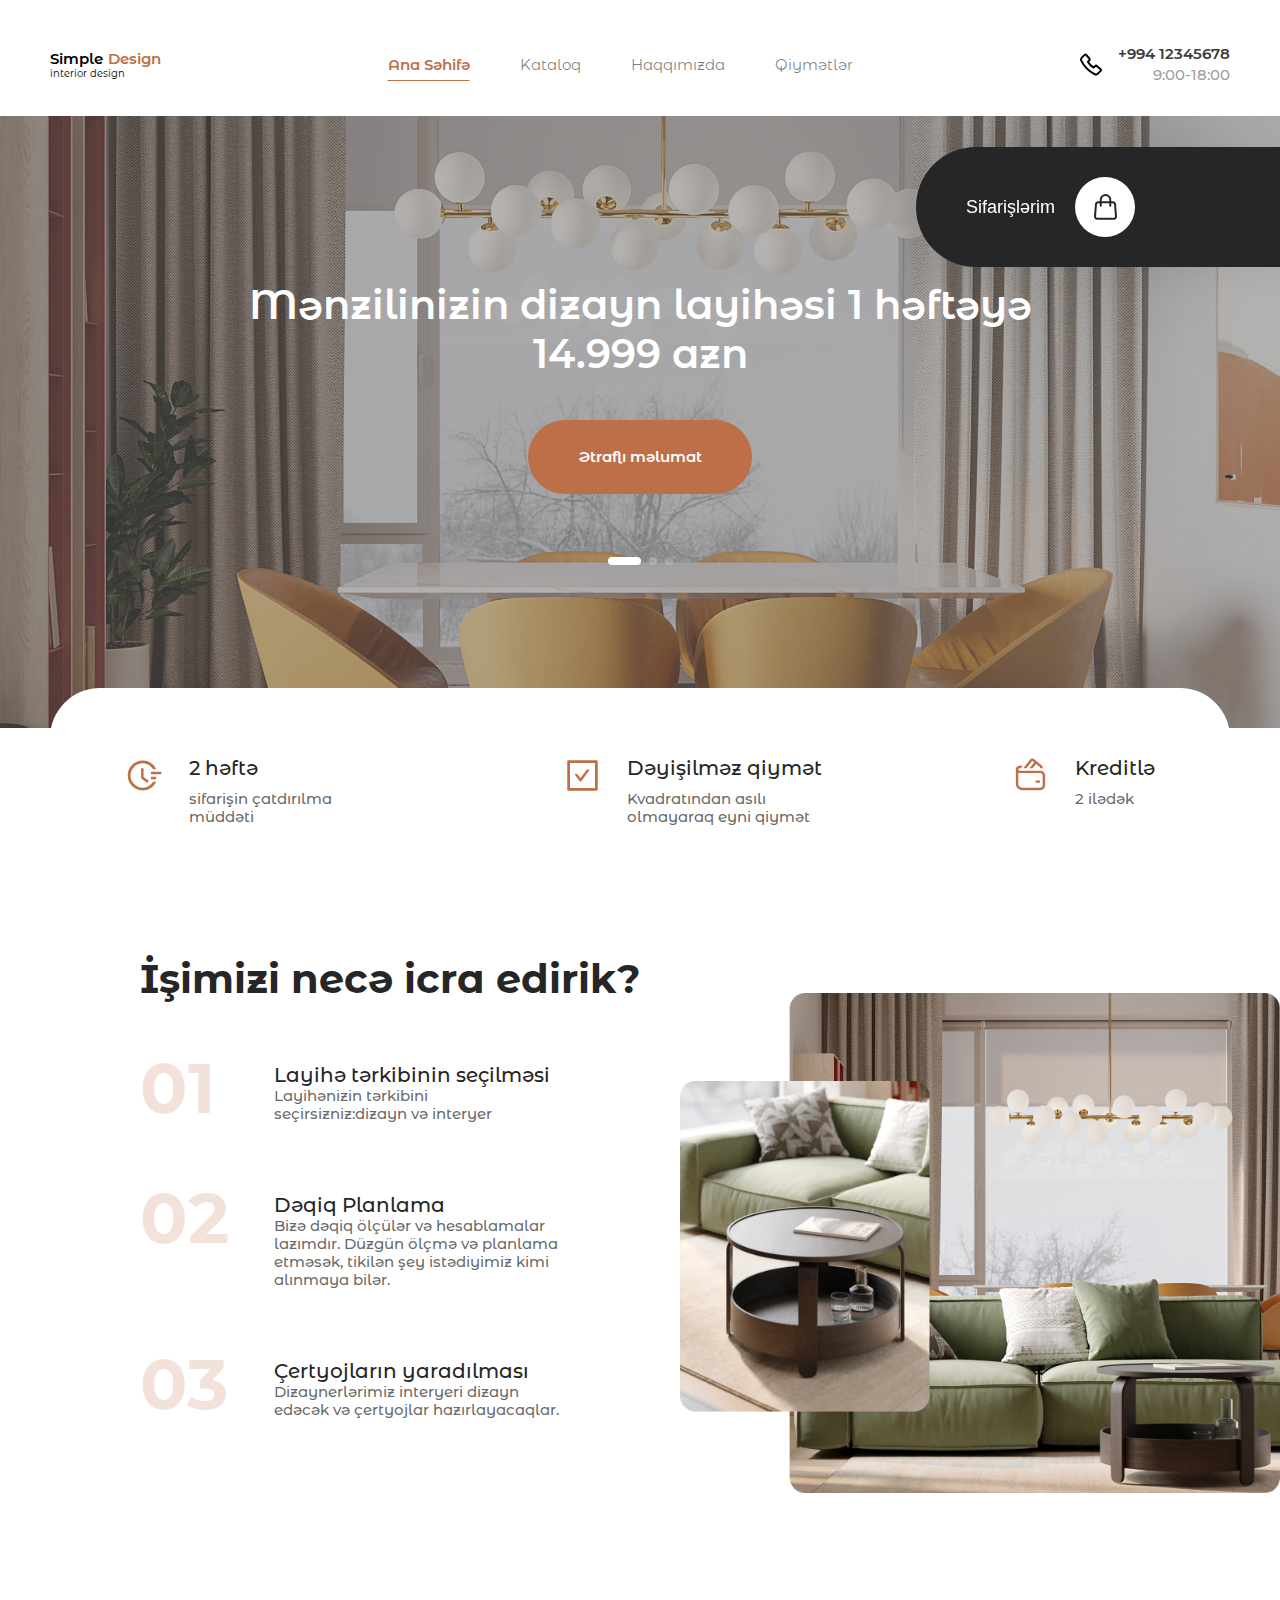
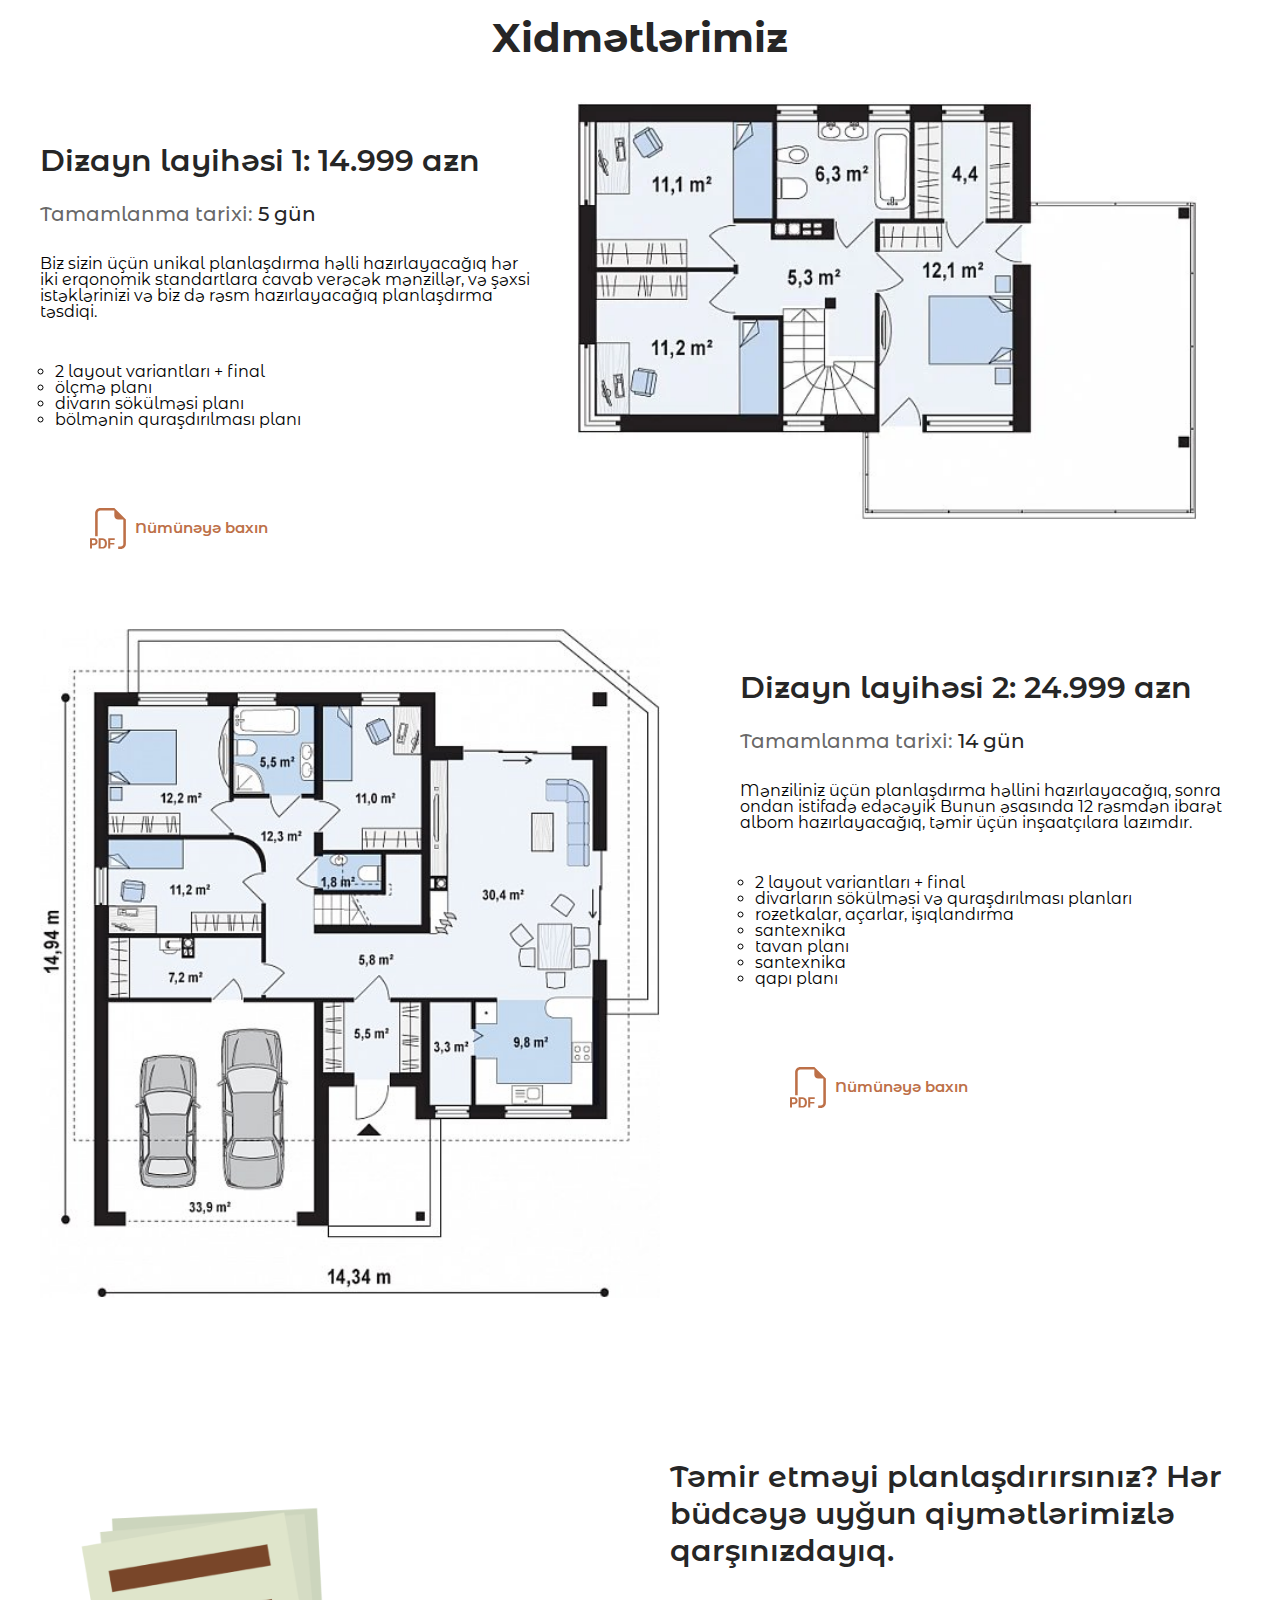
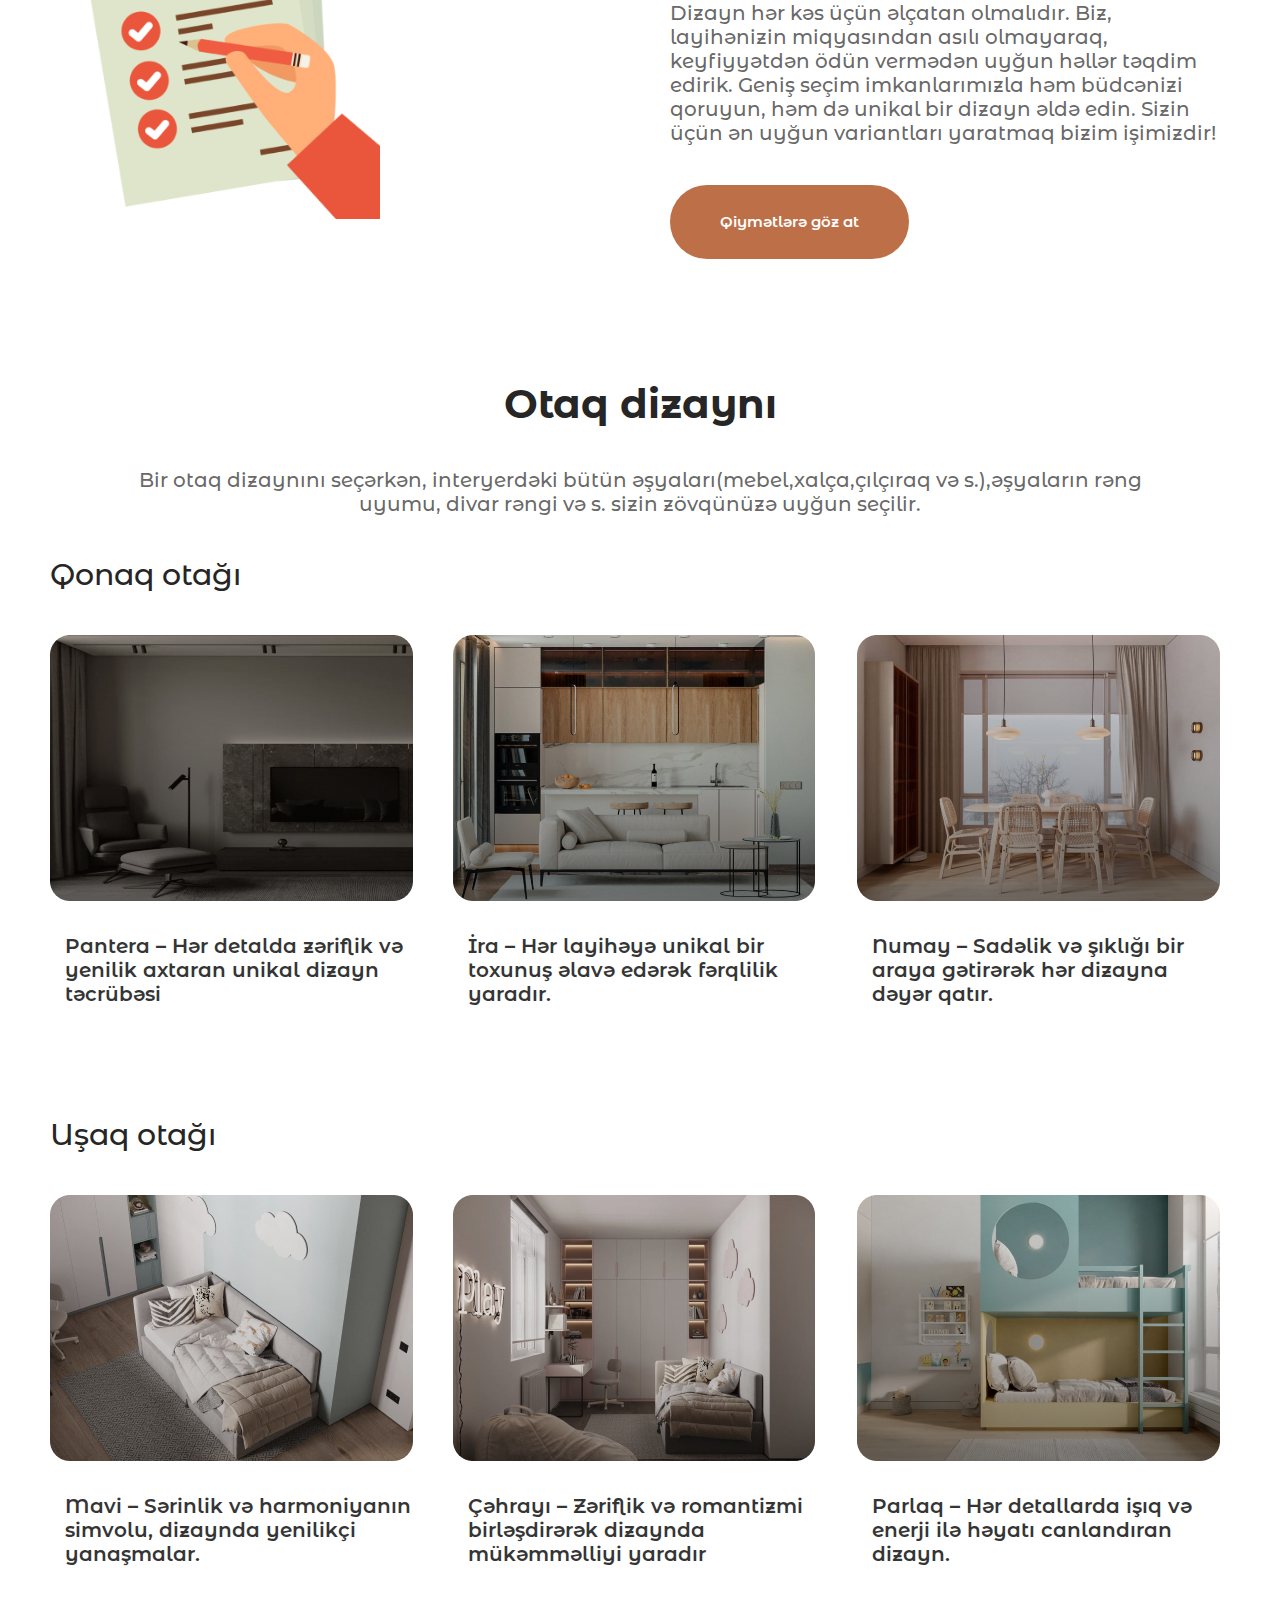
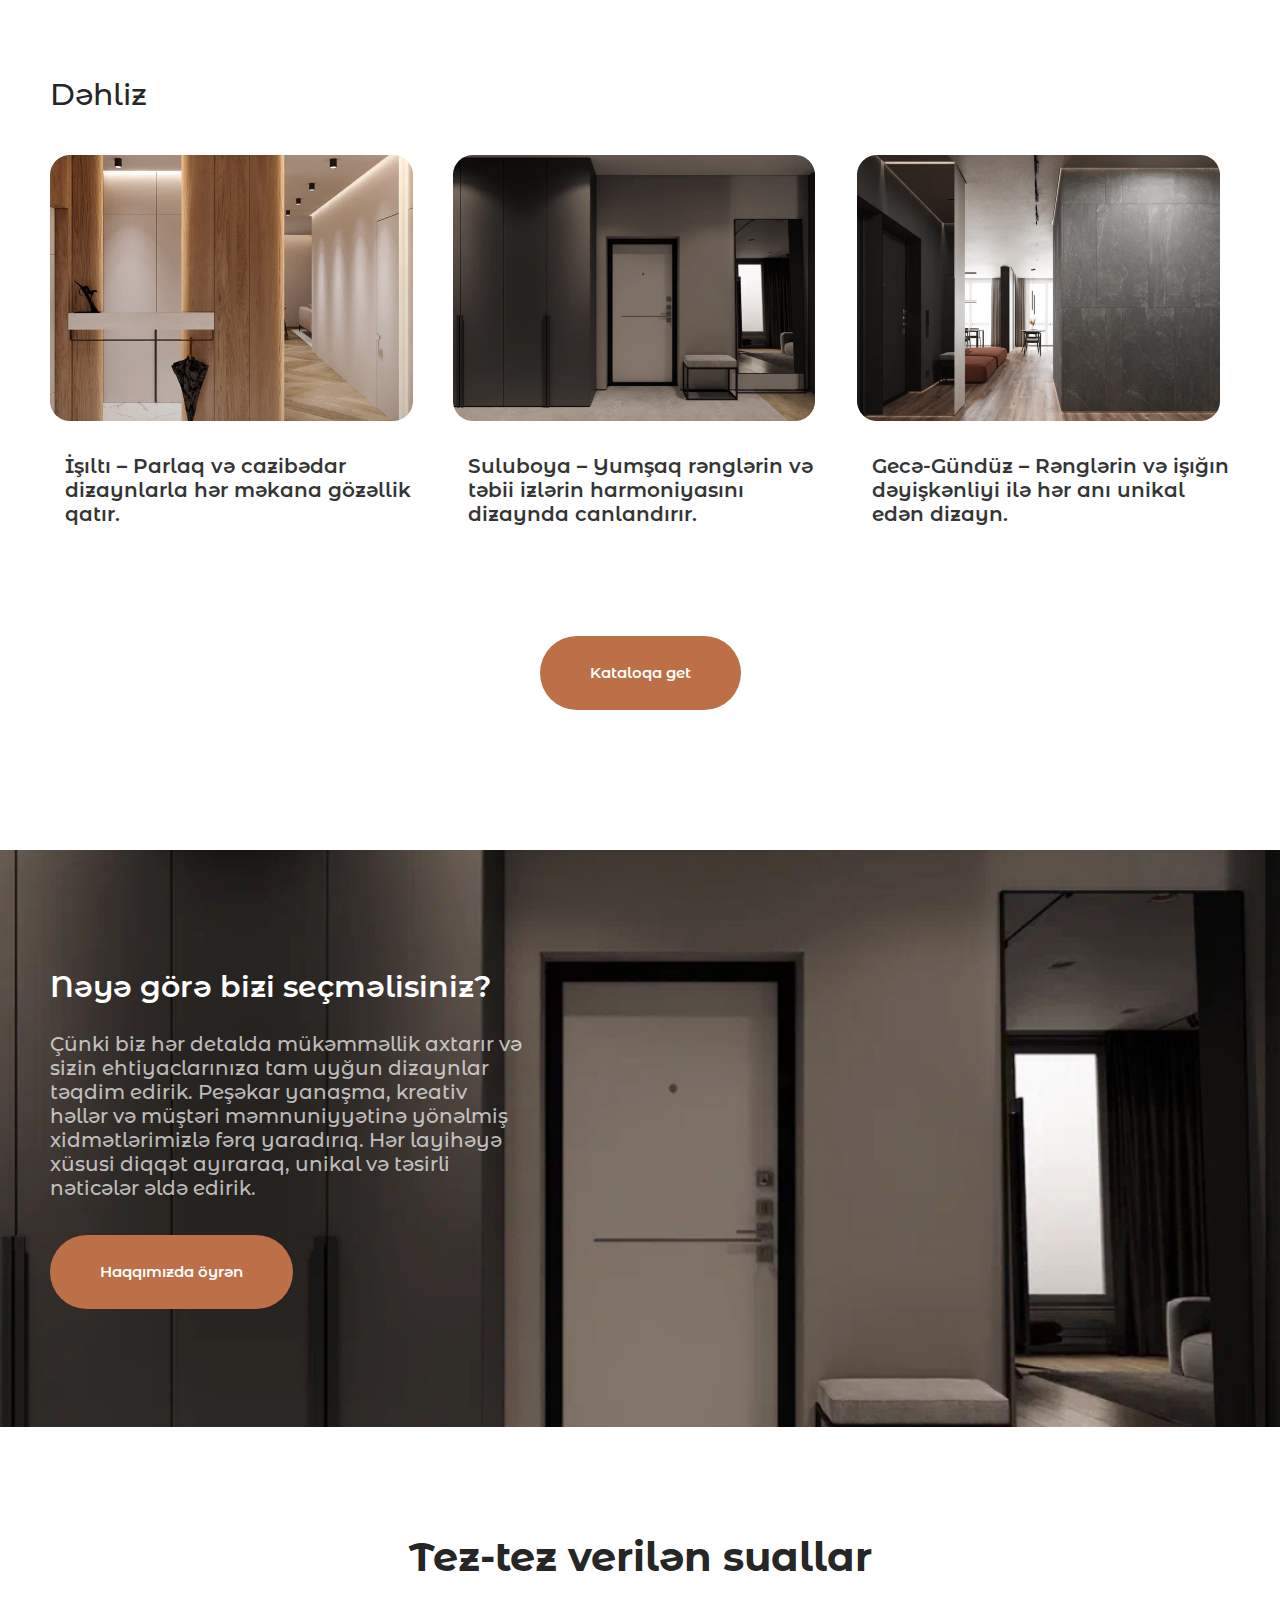
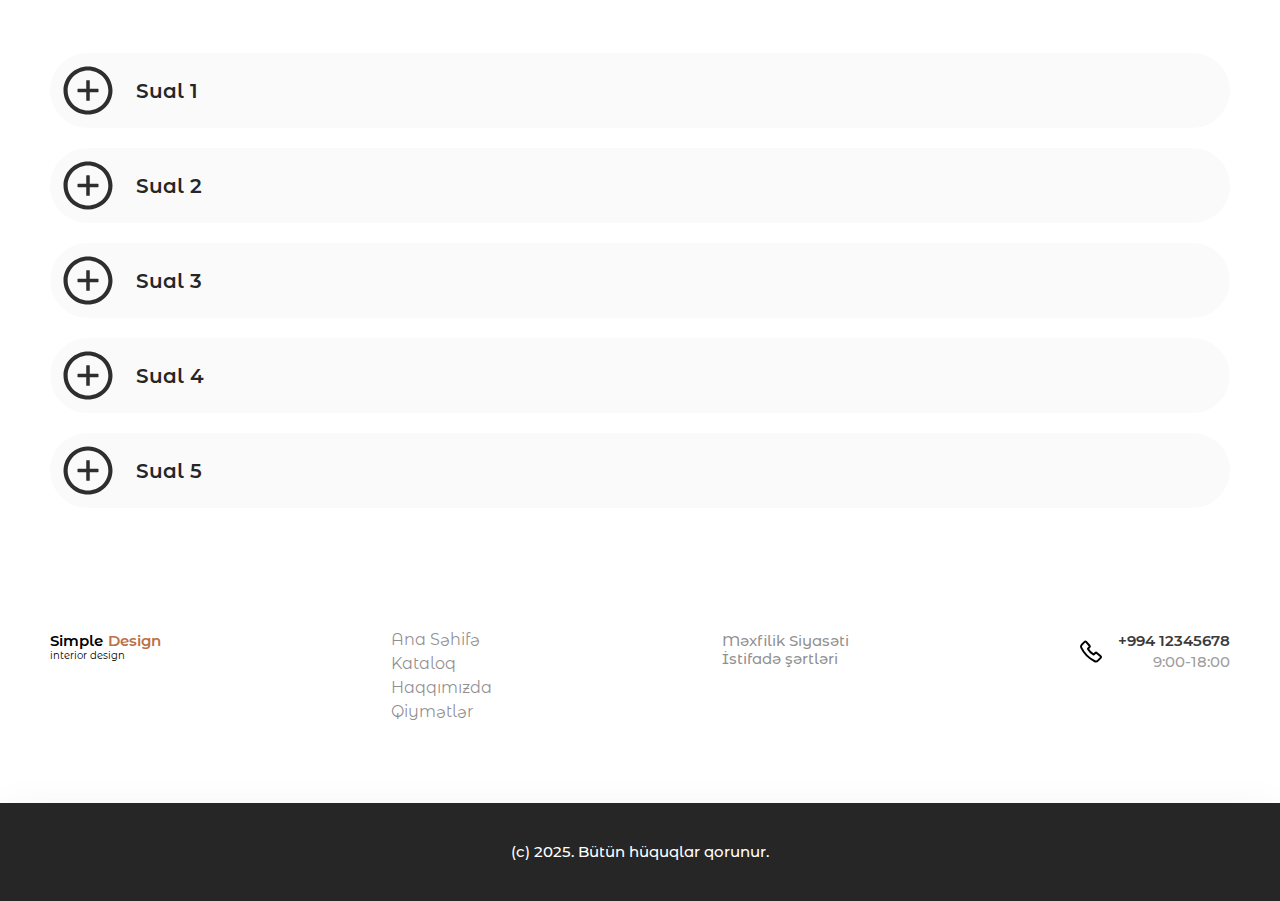
<file: index.html>
<!DOCTYPE html>
<html lang="ru">
<head>
  <meta charset="UTF-8" />
  <meta http-equiv="X-UA-Compatible" content="IE=edge" />
  <meta name="viewport" content="width=device-width, initial-scale=1.0" />
  <title>Simple Desegn Home</title>
  <link rel="stylesheet" href="./reset.css" />
  <link rel="stylesheet" href="https://unpkg.com/swiper@8/swiper-bundle.min.css" />
  <link rel="stylesheet" href="./general.css" />
  <link rel="stylesheet" href="./home.css" />
  <link rel="icon" href="./images/furniture-ico-title.webp" type="image/x-icon">
</head>

<body>
  <header class="header">
    <div class="container">
      <div class="header-container">
        <a href="#" class="logo__link">
          <h1 class="logo__text">
            <span class="logo__text_black">Simple</span><span class="logo__text_orange">Design</span>
          </h1>
          <p class="logo__desc">interior design</p>
        </a>
        <nav class="nav">
          <ul class="menu">
            <li class="menu__item">
              <a href="#" class="menu__link menu__link_active">Ana Səhifə</a>
            </li>
            <li class="menu__item">
              <a href="./catalog.html" class="menu__link">Kataloq</a>
            </li>
            <li class="menu__item">
              <a href="./about.html" class="menu__link">Haqqımızda</a>
            </li>
            <li class="menu__item">
              <a href="./services.html" class="menu__link">Qiymətlər</a>
            </li>
          </ul>
        </nav>
        <div class="contacts">
          <a class="contacts-container" href="tel:77005053000">
            <img src="./images/phone.svg" alt="phone" class="contacts__icon" />
            <div class="contacts__content">
              <p class="contacts__phone">+994 12345678</p>
              <p class="contacts__available">9:00-18:00</p>
            </div>
          </a>
        </div>
        <div class="burger">
          <img src="./images/burger.svg" alt="burger button" class="burger__img">
        </div>
      </div>
    </div>
  </header>
  <main class="main">
    <section class="intro">
      <div class="container-bg">
        <div class="swiper">
          <div class="swiper-wrapper">
            <div class="swiper-slide intro__slider-item_1">
              <h2 class="intro__title">
                Mənzilinizin dizayn layihəsi 1 həftəyə 14.999 azn
              </h2>
              <a href="./services.html" class="intro__btn btn">Ətraflı məlumat</a>
            </div>
            <div class="swiper-slide intro__slider-item_2">
              <h2 class="intro__title">
                Mənzilinizin dizayn layihəsi 2 həftəyə 24.999 azn
              </h2>
              <a href="./services.html" class="intro__btn btn">Ətraflı məlumat</a>
            </div>
            <div class="swiper-slide intro__slider-item_3">
              <h2 class="intro__title">
               Müxtəlif növ, hər büdcəyə uyğun otaq dizaynları
              </h2>
              <a href="./catalog.html" class="intro__btn btn">Ətraflı məlumat</a>
            </div>
          </div>
          <div class="swiper-pagination"></div>
          <button class="card-btn">
            <div class="card-btn__text">Sifarişlərim</div>
            <div class="card-btn__img-container">
              <img src="./images/card-img.svg" alt="card" class="car-btn__img">
            </div>
          </button>
        </div>
      </div>
    </section>
    <div class="info">
      <div class="container">
        <ul class="info-items">
          <li class="info-item">
            <img src="./images/info-01.svg" alt="info" class="info__img" />
            <div class="info-item__content">
              <h4 class="info-item__title">2 həftə</h4>
              <p class="info-item__desc">sifarişin çatdırılma müddəti</p>
            </div>
          </li>
          <li class="info-item">
            <img src="./images/info-02.svg" alt="info" class="info__img" />
            <div class="info-item__content">
              <h4 class="info-item__title">Dəyişilməz qiymət</h4>
              <p class="info-item__desc">Kvadratından asılı olmayaraq eyni qiymət</p>
            </div>
          </li>
          <li class="info-item">
            <img src="./images/info-03.svg" alt="info" class="info__img" />
            <div class="info-item__content">
              <h4 class="info-item__title">Kreditlə</h4>
              <p class="info-item__desc">2 ilədək</p>
            </div>
          </li>
        </ul>
      </div>
    </div>
    <section class="how">
      <div class="container-bg">
        <h2 class="how__title section__title">İşimizi necə icra edirik?</h2>
        <div class="how-container">
          <div class="how-content">
            <ul class="how-items">
              <li class="how-item">
                <span class="how-item__num">01</span>
                <div class="how-item__content how-item__content_01">
                  <h4 class="how-item__title">Layihə tərkibinin seçilməsi</h4>
                  <p class="how-item__text">
                    Layihənizin tərkibini seçirsizniz:dizayn və interyer
                  </p>
                </div>
              </li>
              <li class="how-item">
                <span class="how-item__num">02</span>
                <div class="how-item__content">
                  <h4 class="how-item__title">Dəqiq Planlama</h4>
                  <p class="how-item__text">
                    Bizə dəqiq ölçülər və hesablamalar lazımdır. Düzgün ölçmə və planlama etməsək, tikilən şey
                    istədiyimiz kimi alınmaya bilər.
                  </p>
                </div>
              </li>
              <li class="how-item">
                <span class="how-item__num">03</span>
                <div class="how-item__content">
                  <h4 class="how-item__title">Çertyojların yaradılması</h4>
                  <p class="how-item__text">
                    Dizaynerlərimiz interyeri dizayn edəcək və çertyojlar hazırlayacaqlar.
                  </p>
                </div>
              </li>
            </ul>
          </div>
          <div class="how__pic">
            <img src="./images/how__pic.png" alt="how" class="how__img" />
          </div>
        </div>
      </div>
    </section>
    <section class="services">
      <div class="container-bg">
        <h2 class="services__title section__title">Xidmətlərimiz</h2>
        <div class="services-container services__odd">
          <div class="services-content">
            <h3 class="services-content__title">Dizayn layihəsi 1: 14.999 azn </h3>
            <p class="services-content__subtext">
              Tamamlanma tarixi: <span class="black">5 gün</span>
            </p>
            <p class="services-content__text">
              Biz sizin üçün unikal planlaşdırma həlli hazırlayacağıq
              hər iki erqonomik standartlara cavab verəcək mənzillər,
              və şəxsi istəklərinizi və biz də rəsm hazırlayacağıq
              planlaşdırma təsdiqi.
            </p>
            <ul class="services-list">
              <li class="services__item">
                2 layout variantları + final
              </li>
              <li class="services__item">ölçmə planı</li>
              <li class="services__item">divarın sökülməsi planı</li>
              <li class="services__item">bölmənin quraşdırılması planı</li>
            </ul>
            <div class="services-btns">
             
              <a href="./REACT.pdf" class="download__btn" download> <img src="./images/pdf.svg"
                  alt="pdf"> Nümünəyə baxın</a>
            </div>
          </div>
          <div class="services__pic">
            <img src="./images/ev-certyoju-1.webp" alt="services" class="services__img services__img_r" />
          </div>
        </div>
        <div class="services-container services__even">
          <div class="services__pic">
            <img src="./images/ev-certyoju-2.jpg" alt="services" class="services__img services__img_l" />
          </div>
          <div class="services-content services-content_r">
            <h3 class="services-content__title">
              Dizayn layihəsi 2: 24.999 azn
            </h3>
            <p class="services-content__subtext">
              Tamamlanma tarixi: <span class="black">14 gün</span>
            </p>
            <p class="services-content__text">
              Mənziliniz üçün planlaşdırma həllini hazırlayacağıq, sonra ondan istifadə edəcəyik
              Bunun əsasında 12 rəsmdən ibarət albom hazırlayacağıq,
              təmir üçün inşaatçılara lazımdır.
            </p>
            <ul class="services-list">
              <li class="services__item">
                2 layout variantları + final
              </li>
              <li class="services__item">divarların sökülməsi və quraşdırılması planları</li>
              <li class="services__item">rozetkalar, açarlar, işıqlandırma</li>
              <li class="services__item">santexnika</li>
              <li class="services__item">tavan planı</li>
              <li class="services__item">santexnika</li>
              <li class="services__item">qapı planı</li>
            </ul>
            <div class="services-btns">
            
              <a href="./REACT.pdf" class="download__btn" download> <img src="./images/pdf.svg"
                alt="pdf"> Nümünəyə baxın</a>
            </div>
          </div>
        </div>
      </div>
    </section>
    <section class="plan">
      <div class="container">
        <div class="plan-container">
          <div class="plan__pic">
            <img src="./images/plan.png" alt="plan" class="plan__img">
          </div>
          <div class="plan__content">
            <h4 class="plan__title">Təmir etməyi planlaşdırırsınız? Hər büdcəyə uyğun qiymətlərimizlə qarşınızdayıq. </h4>
            <p class="plan__text"> Dizayn hər kəs üçün əlçatan olmalıdır. Biz, layihənizin miqyasından asılı olmayaraq, keyfiyyətdən ödün vermədən uyğun həllər təqdim edirik. Geniş seçim imkanlarımızla həm büdcənizi qoruyun, həm də unikal bir dizayn əldə edin. Sizin üçün ən uyğun variantları yaratmaq bizim işimizdir!</p>
            <a href="./services.html" class="plan__btn btn">Qiymətlərə göz at</a>
          </div>
        </div>
      </div>
    </section>
    <section class="design">
      <div class="container">
        <h2 class="design__title section__title">Otaq dizaynı</h2>
        <p class="design__info">Bir otaq dizaynını seçərkən, interyerdəki bütün əşyaları(mebel,xalça,çılçıraq və s.),əşyaların rəng uyumu, divar rəngi və s. sizin zövqünüzə uyğun seçilir.
        </p>
        <div class="designs-container">
          <div class="design-items__container">
            <h3 class="design-items__title">Qonaq otağı</h3>
            <div class="design-items">
              <div class="design-item">
                <img src="./images/living-01.jpg" alt="design" class="design__img">
                <div class="design-item__info">
                  <p class="design-item__name" data-price="5000">Pantera – Hər detalda zəriflik və yenilik axtaran unikal dizayn təcrübəsi</p>
             
                </div>
              </div>
              <div class="design-item">
                <img src="./images/living-02.jpg" alt="design" class="design__img">
                <div class="design-item__info">
                  <p class="design-item__name" data-price="5500">İra – Hər layihəyə unikal bir toxunuş əlavə edərək fərqlilik yaradır.</p>
               
                </div>
              </div>
              <div class="design-item">
                <img src="./images/living-03.jpg" alt="design" class="design__img">
                <div class="design-item__info">
                  <p class="design-item__name" data-price="4500">Numay – Sadəlik və şıklığı bir araya gətirərək hər dizayna dəyər qatır.</p>
              
                </div>
              </div>
            </div>
          </div>
          <div class="design-items__container">
            <h3 class="design-items__title">Uşaq otağı</h3>
            <div class="design-items">
              <div class="design-item">
                <img src="./images/child-01.jpg" alt="design" class="design__img">
                <div class="design-item__info">
                  <p class="design-item__name" data-price="8000">Mavi – Sərinlik və harmoniyanın simvolu, dizaynda yenilikçi yanaşmalar.</p>
             
                </div>
              </div>
              <div class="design-item">
                <img src="./images/child-02.jpg" alt="design" class="design__img">
                <div class="design-item__info">
                  <p class="design-item__name" data-price="7500">Çəhrayı – Zəriflik və romantizmi birləşdirərək dizaynda mükəmməlliyi yaradır</p>
             
                </div>
              </div>
              <div class="design-item">
                <img src="./images/child-03.jpg" alt="design" class="design__img">
                <div class="design-item__info">
                  <p class="design-item__name" data-price="3000">Parlaq – Hər detallarda işıq və enerji ilə həyatı canlandıran dizayn.</p>
                
                </div>
              </div>
            </div>
          </div>
          <div class="design-items__container">
            <h3 class="design-items__title">Dəhliz</h3>
            <div class="design-items">
              <div class="design-item">
                <img src="./images/corridors-01.jpg" alt="design" class="design__img">
                <div class="design-item__info">
                  <p class="design-item__name" data-price="2000">İşıltı – Parlaq və cazibədar dizaynlarla hər məkana gözəllik qatır.</p>
        
                </div>
              </div>
              <div class="design-item">
                <img src="./images/corridors-02.jpg" alt="design" class="design__img">
                <div class="design-item__info">
                  <p class="design-item__name" data-price="8000">Suluboya – Yumşaq rənglərin və təbii izlərin harmoniyasını dizaynda canlandırır.</p>
                 
                </div>
              </div>
              <div class="design-item">
                <img src="./images/corridors-03.jpg" alt="design" class="design__img">
                <div class="design-item__info">
                  <p class="design-item__name" data-price="16000">Gecə-Gündüz – Rənglərin və işığın dəyişkənliyi ilə hər anı unikal edən dizayn.</p>
                 
                </div>
              </div>
            </div>
          </div>
        </div>
      </div>
      <p class="btn__container">
        <a href="./catalog.html" class="design__more btn">Kataloqa get</a>
      </p>
    </section>
    <section class="test">
      <div class="container">
        <h2 class="test__title">Nəyə görə bizi seçməlisiniz?</h2>
        <p class="test__desc">Çünki biz hər detalda mükəmməllik axtarır və sizin ehtiyaclarınıza tam uyğun dizaynlar təqdim edirik. Peşəkar yanaşma, kreativ həllər və müştəri məmnuniyyətinə yönəlmiş xidmətlərimizlə fərq yaradırıq. Hər layihəyə xüsusi diqqət ayıraraq, unikal və təsirli nəticələr əldə edirik.</p>
        <a href="./about.html" class="test__btn btn">Haqqımızda öyrən</a>
      </div>
    </section>
    <section class="questions">
      <div class="container">
        <h2 class="questions__title section__title">Tez-tez verilən suallar</h2>
        <div class="qusestions-items">
          <div class="question-item">
            <div class="question__head">
              <svg class="acc-close__btn" width="56" height="55" viewBox="0 0 56 55" fill="none"
                xmlns="http://www.w3.org/2000/svg">
                <path
                  d="M38.0625 25.7812H29.75V17.6172C29.75 17.3809 29.5531 17.1875 29.3125 17.1875H26.6875C26.4469 17.1875 26.25 17.3809 26.25 17.6172V25.7812H17.9375C17.6969 25.7812 17.5 25.9746 17.5 26.2109V28.7891C17.5 29.0254 17.6969 29.2188 17.9375 29.2188H26.25V37.3828C26.25 37.6191 26.4469 37.8125 26.6875 37.8125H29.3125C29.5531 37.8125 29.75 37.6191 29.75 37.3828V29.2188H38.0625C38.3031 29.2188 38.5 29.0254 38.5 28.7891V26.2109C38.5 25.9746 38.3031 25.7812 38.0625 25.7812Z"
                  fill="#2E2E2E" />
                <path
                  d="M28 3.4375C14.4703 3.4375 3.5 14.2119 3.5 27.5C3.5 40.7881 14.4703 51.5625 28 51.5625C41.5297 51.5625 52.5 40.7881 52.5 27.5C52.5 14.2119 41.5297 3.4375 28 3.4375ZM28 47.4805C16.7672 47.4805 7.65625 38.5322 7.65625 27.5C7.65625 16.4678 16.7672 7.51953 28 7.51953C39.2328 7.51953 48.3438 16.4678 48.3438 27.5C48.3438 38.5322 39.2328 47.4805 28 47.4805Z"
                  fill="#2E2E2E" />
              </svg>
              <span>Sual 1</span>
            </div>
            <div class="question__body question-body_active">1Lorem ipsum dolor sit amet, consectetur adipiscing elit.
              Malesuada nibh at ornare turpis sit lacus, in viverra volutpat. Id sed quam consectetur condimentum tellus
              pellentesque a, convallis metus. Hac dui sit cursus ac id aliquet. A convallis suspendisse in nulla risus,
              senectus vitae. Condimentum in aliquet egestas aliquam at eu. Id bibendum iaculis netus ipsum quis amet
              lectus nisi mattis. Sit porttitor a vulputate aliquam elementum, odio lacus.</div>
          </div>
          <div class="question-item">
            <div class="question__head">
              <svg class="acc-close__btn" width="56" height="55" viewBox="0 0 56 55" fill="none"
                xmlns="http://www.w3.org/2000/svg">
                <path
                  d="M38.0625 25.7812H29.75V17.6172C29.75 17.3809 29.5531 17.1875 29.3125 17.1875H26.6875C26.4469 17.1875 26.25 17.3809 26.25 17.6172V25.7812H17.9375C17.6969 25.7812 17.5 25.9746 17.5 26.2109V28.7891C17.5 29.0254 17.6969 29.2188 17.9375 29.2188H26.25V37.3828C26.25 37.6191 26.4469 37.8125 26.6875 37.8125H29.3125C29.5531 37.8125 29.75 37.6191 29.75 37.3828V29.2188H38.0625C38.3031 29.2188 38.5 29.0254 38.5 28.7891V26.2109C38.5 25.9746 38.3031 25.7812 38.0625 25.7812Z"
                  fill="#2E2E2E" />
                <path
                  d="M28 3.4375C14.4703 3.4375 3.5 14.2119 3.5 27.5C3.5 40.7881 14.4703 51.5625 28 51.5625C41.5297 51.5625 52.5 40.7881 52.5 27.5C52.5 14.2119 41.5297 3.4375 28 3.4375ZM28 47.4805C16.7672 47.4805 7.65625 38.5322 7.65625 27.5C7.65625 16.4678 16.7672 7.51953 28 7.51953C39.2328 7.51953 48.3438 16.4678 48.3438 27.5C48.3438 38.5322 39.2328 47.4805 28 47.4805Z"
                  fill="#2E2E2E" />
              </svg>
              <span>Sual 2</span>
            </div>
            <div class="question__body">2Lorem ipsum dolor sit amet, consectetur adipiscing elit. Malesuada nibh at
              ornare turpis sit lacus, in viverra volutpat. Id sed quam consectetur condimentum tellus pellentesque a,
              convallis metus. Hac dui sit cursus ac id aliquet. A convallis suspendisse in nulla risus, senectus vitae.
              Condimentum in aliquet egestas aliquam at eu. Id bibendum iaculis netus ipsum quis amet lectus nisi
              mattis. Sit porttitor a vulputate aliquam elementum, odio lacus.</div>
          </div>
          <div class="question-item">
            <div class="question__head">
              <svg class="acc-close__btn" width="56" height="55" viewBox="0 0 56 55" fill="none"
                xmlns="http://www.w3.org/2000/svg">
                <path
                  d="M38.0625 25.7812H29.75V17.6172C29.75 17.3809 29.5531 17.1875 29.3125 17.1875H26.6875C26.4469 17.1875 26.25 17.3809 26.25 17.6172V25.7812H17.9375C17.6969 25.7812 17.5 25.9746 17.5 26.2109V28.7891C17.5 29.0254 17.6969 29.2188 17.9375 29.2188H26.25V37.3828C26.25 37.6191 26.4469 37.8125 26.6875 37.8125H29.3125C29.5531 37.8125 29.75 37.6191 29.75 37.3828V29.2188H38.0625C38.3031 29.2188 38.5 29.0254 38.5 28.7891V26.2109C38.5 25.9746 38.3031 25.7812 38.0625 25.7812Z"
                  fill="#2E2E2E" />
                <path
                  d="M28 3.4375C14.4703 3.4375 3.5 14.2119 3.5 27.5C3.5 40.7881 14.4703 51.5625 28 51.5625C41.5297 51.5625 52.5 40.7881 52.5 27.5C52.5 14.2119 41.5297 3.4375 28 3.4375ZM28 47.4805C16.7672 47.4805 7.65625 38.5322 7.65625 27.5C7.65625 16.4678 16.7672 7.51953 28 7.51953C39.2328 7.51953 48.3438 16.4678 48.3438 27.5C48.3438 38.5322 39.2328 47.4805 28 47.4805Z"
                  fill="#2E2E2E" />
              </svg>
              <span>Sual 3</span>
            </div>
            <div class="question__body">3Lorem ipsum dolor sit amet, consectetur adipiscing elit. Malesuada nibh at
              ornare turpis sit lacus, in viverra volutpat. Id sed quam consectetur condimentum tellus pellentesque a,
              convallis metus. Hac dui sit cursus ac id aliquet. A convallis suspendisse in nulla risus, senectus vitae.
              Condimentum in aliquet egestas aliquam at eu. Id bibendum iaculis netus ipsum quis amet lectus nisi
              mattis. Sit porttitor a vulputate aliquam elementum, odio lacus.</div>
          </div>
          <div class="question-item">
            <div class="question__head">
              <svg class="acc-close__btn" width="56" height="55" viewBox="0 0 56 55" fill="none"
                xmlns="http://www.w3.org/2000/svg">
                <path
                  d="M38.0625 25.7812H29.75V17.6172C29.75 17.3809 29.5531 17.1875 29.3125 17.1875H26.6875C26.4469 17.1875 26.25 17.3809 26.25 17.6172V25.7812H17.9375C17.6969 25.7812 17.5 25.9746 17.5 26.2109V28.7891C17.5 29.0254 17.6969 29.2188 17.9375 29.2188H26.25V37.3828C26.25 37.6191 26.4469 37.8125 26.6875 37.8125H29.3125C29.5531 37.8125 29.75 37.6191 29.75 37.3828V29.2188H38.0625C38.3031 29.2188 38.5 29.0254 38.5 28.7891V26.2109C38.5 25.9746 38.3031 25.7812 38.0625 25.7812Z"
                  fill="#2E2E2E" />
                <path
                  d="M28 3.4375C14.4703 3.4375 3.5 14.2119 3.5 27.5C3.5 40.7881 14.4703 51.5625 28 51.5625C41.5297 51.5625 52.5 40.7881 52.5 27.5C52.5 14.2119 41.5297 3.4375 28 3.4375ZM28 47.4805C16.7672 47.4805 7.65625 38.5322 7.65625 27.5C7.65625 16.4678 16.7672 7.51953 28 7.51953C39.2328 7.51953 48.3438 16.4678 48.3438 27.5C48.3438 38.5322 39.2328 47.4805 28 47.4805Z"
                  fill="#2E2E2E" />
              </svg>
              <span>Sual 4</span>
            </div>
            <div class="question__body">4Lorem ipsum dolor sit amet, consectetur adipiscing elit. Malesuada nibh at
              ornare turpis sit lacus, in viverra volutpat. Id sed quam consectetur condimentum tellus pellentesque a,
              convallis metus. Hac dui sit cursus ac id aliquet. A convallis suspendisse in nulla risus, senectus vitae.
              Condimentum in aliquet egestas aliquam at eu. Id bibendum iaculis netus ipsum quis amet lectus nisi
              mattis. Sit porttitor a vulputate aliquam elementum, odio lacus.</div>
          </div>
          <div class="question-item">
            <div class="question__head">
              <svg class="acc-close__btn" width="56" height="55" viewBox="0 0 56 55" fill="none"
                xmlns="http://www.w3.org/2000/svg">
                <path
                  d="M38.0625 25.7812H29.75V17.6172C29.75 17.3809 29.5531 17.1875 29.3125 17.1875H26.6875C26.4469 17.1875 26.25 17.3809 26.25 17.6172V25.7812H17.9375C17.6969 25.7812 17.5 25.9746 17.5 26.2109V28.7891C17.5 29.0254 17.6969 29.2188 17.9375 29.2188H26.25V37.3828C26.25 37.6191 26.4469 37.8125 26.6875 37.8125H29.3125C29.5531 37.8125 29.75 37.6191 29.75 37.3828V29.2188H38.0625C38.3031 29.2188 38.5 29.0254 38.5 28.7891V26.2109C38.5 25.9746 38.3031 25.7812 38.0625 25.7812Z"
                  fill="#2E2E2E" />
                <path
                  d="M28 3.4375C14.4703 3.4375 3.5 14.2119 3.5 27.5C3.5 40.7881 14.4703 51.5625 28 51.5625C41.5297 51.5625 52.5 40.7881 52.5 27.5C52.5 14.2119 41.5297 3.4375 28 3.4375ZM28 47.4805C16.7672 47.4805 7.65625 38.5322 7.65625 27.5C7.65625 16.4678 16.7672 7.51953 28 7.51953C39.2328 7.51953 48.3438 16.4678 48.3438 27.5C48.3438 38.5322 39.2328 47.4805 28 47.4805Z"
                  fill="#2E2E2E" />
              </svg>
              <span>Sual 5</span>
            </div>
            <div class="question__body">5Lorem ipsum dolor sit amet, consectetur adipiscing elit. Malesuada nibh at
              ornare turpis sit lacus, in viverra volutpat. Id sed quam consectetur condimentum tellus pellentesque a,
              convallis metus. Hac dui sit cursus ac id aliquet. A convallis suspendisse in nulla risus, senectus vitae.
              Condimentum in aliquet egestas aliquam at eu. Id bibendum iaculis netus ipsum quis amet lectus nisi
              mattis. Sit porttitor a vulputate aliquam elementum, odio lacus.</div>
          </div>
        </div>
      </div>
    </section>

  </main>
  <footer class="footer">
    <div class="container">
      <div class="footer-container__top">
        <a href="#" class="logo__link">
          <h1 class="logo__text">
            <span class="logo__text_black">Simple</span><span class="logo__text_orange">Design</span>
          </h1>
          <p class="logo__desc">interior design</p>
        </a>
        <nav>
          <ul class="footer-nav">
            <li class="footer-nav__item">
              <a href="./index.html" class="footer-nav__link">Ana Səhifə</a>
            </li>
            <li class="footer-nav__item">
              <a href="./catalog.html" class="footer-nav__link ">Kataloq</a>
            </li>
            <li class="footer-nav__item">
              <a href="./about.html" class="footer-nav__link">Haqqımızda</a>
            </li>
            <li class="footer-nav__item">
              <a href="./services.html" class="footer-nav__link">Qiymətlər</a>
            </li>
          </ul>
        </nav>
        <div class="privacy__policy">
          <p>Məxfilik Siyasəti</p>
          <p>İstifadə şərtləri</p>
        </div>
        <div class="contacts">
          <a class="contacts-container" href="tel:77005053000">
            <img src="./images/phone.svg" alt="phone" class="contacts__icon" />
            <div class="contacts__content">
              <p class="contacts__phone">+994 12345678</p>
              <p class="contacts__available">9:00-18:00</p>
            </div>
          </a>
        </div>
      </div>
    </div>
    <div class="footer-bootom">
      <div class="rights">
        (c) 2025. Bütün hüquqlar qorunur.
      </div>
    </div>
  </footer>

  <div class="card">
    <button class="close-card__btn">
      <span class="close-card__btn-text"></span>
      <img src="./images/card-close-btn.svg" alt="close button" class="close-card__img">
    </button>
    <div class="card-container">
      <div class="card-container__form">
        <div class="card-container__left">
          <form>
            <h3 class="card__title">Dizayn layihəsi seçimi:</h3>
            <div class="card-item">
              <div class="card-item__container">
                <label>
                  <input name="card-inp" class="check-inp" type="checkbox"  value="14999" />
                  <span class="check-text">Dizayn layihəsi 1</span>
                </label>
                <p class="card-item__price">14.999 azn</p>
              </div>
              <ul class="card-lists">
                <li class="card-list__item">2 layout variantları + final</li>
                <li class="card-list__item">divarın sökülməsi planı</li>
                <li class="card-list__item">bölmələrin quraşdırılması planı</li>
              </ul>
            </div>
            <div class="card-item">
              <div class="card-item__container">
                <label>
                  <input name="card-inp" class="check-inp" type="checkbox" value="24999" />
                  <span class="check-text">Dizayn layihəsi 2</span>
                </label>
                <p class="card-item__price">24.999 azn</p>
              </div>
              <ul class="card-lists">
                <li class="card-list__item">2 layout variantları + final</li>
                <li class="card-list__item">divarların sökülməsi və quraşdırılması planları</li>
                <li class="card-list__item">rozetkalar, açarlar, işıqlandırma</li>
                <li class="card-list__item">santexnika</li>
                <li class="card-list__item">tavan planı</li>
                <li class="card-list__item">döşəmə və altlıq planı</li>
                <li class="card-list__item">qapı planı</li>
              </ul>
            </div>
            <h3 class="card__title">Əlavə xidmətlər:</h3>
            <div class="card-item">
              <div class="card-item__container">
                <label>
                  <input name="card-inp" class="check-inp" type="checkbox" value="7000" />
                  <span class="check-text">İnşaat briqadaları üçün tender</span>
                </label>
              </div>
              <p class="card-item__price more-card__price">+ 7000 azn</p>
            </div>
            <div class="card-item">
              <div class="card-item__container">
                <label>
                  <input name="card-inp" class="check-inp" type="checkbox" value="7000" />
                  <span class="check-text">Büdcələşdirmə</span>
                </label>
              </div>
              <p class="card-item__price more-card__price">+ 7000 azn</p>
            </div>
            <div class="card-item">
              <div class="card-item__container">
                <label>
                  <input name="card-inp" class="check-inp" type="checkbox" value="3000" />
                  <span class="check-text">Albom çapı</span>
                </label>
              </div>
              <p class="card-item__price more-card__price">+ 3000 azn</p>
            </div>
          </form>
        </div>
        <div class="card-container__right">
          <div class="card-container__content">
            <h4 class="card-container__content-title">Sifarişiniz:</h4>
            <div class="card-container__content-items">
              <div class="added-item">
                <p class="added-item__name">
                  Seçilmiş otaqların ümumi qiyməti:</p>
                <p class="added-item__price added__designs">0</p>
              </div>
            </div>
            <div class="added-total added-item">
              <p class="added-total__text">Cəmi:</p>
              <p class="added-total__price">0</p>
            </div>
            <button class="pay added-card__btn">Ödəmək</button>
            <button class="pay-in-installments added-card__btn">Hissə-hissə ödəyin</button>
          </div>
        
        </div>
      </div>
      <h3 class="card__title">Seçilmiş otaqlar:</h3>
      <ul class="card-list">
      </ul>
    </div>
  </div>

  <script src="https://unpkg.com/swiper@8/swiper-bundle.min.js"></script>
  <script src="./burger.js"></script>
  <script src="./accordion.js"></script>
  <script src="./index.js"></script>
</body>
</html>
</file>
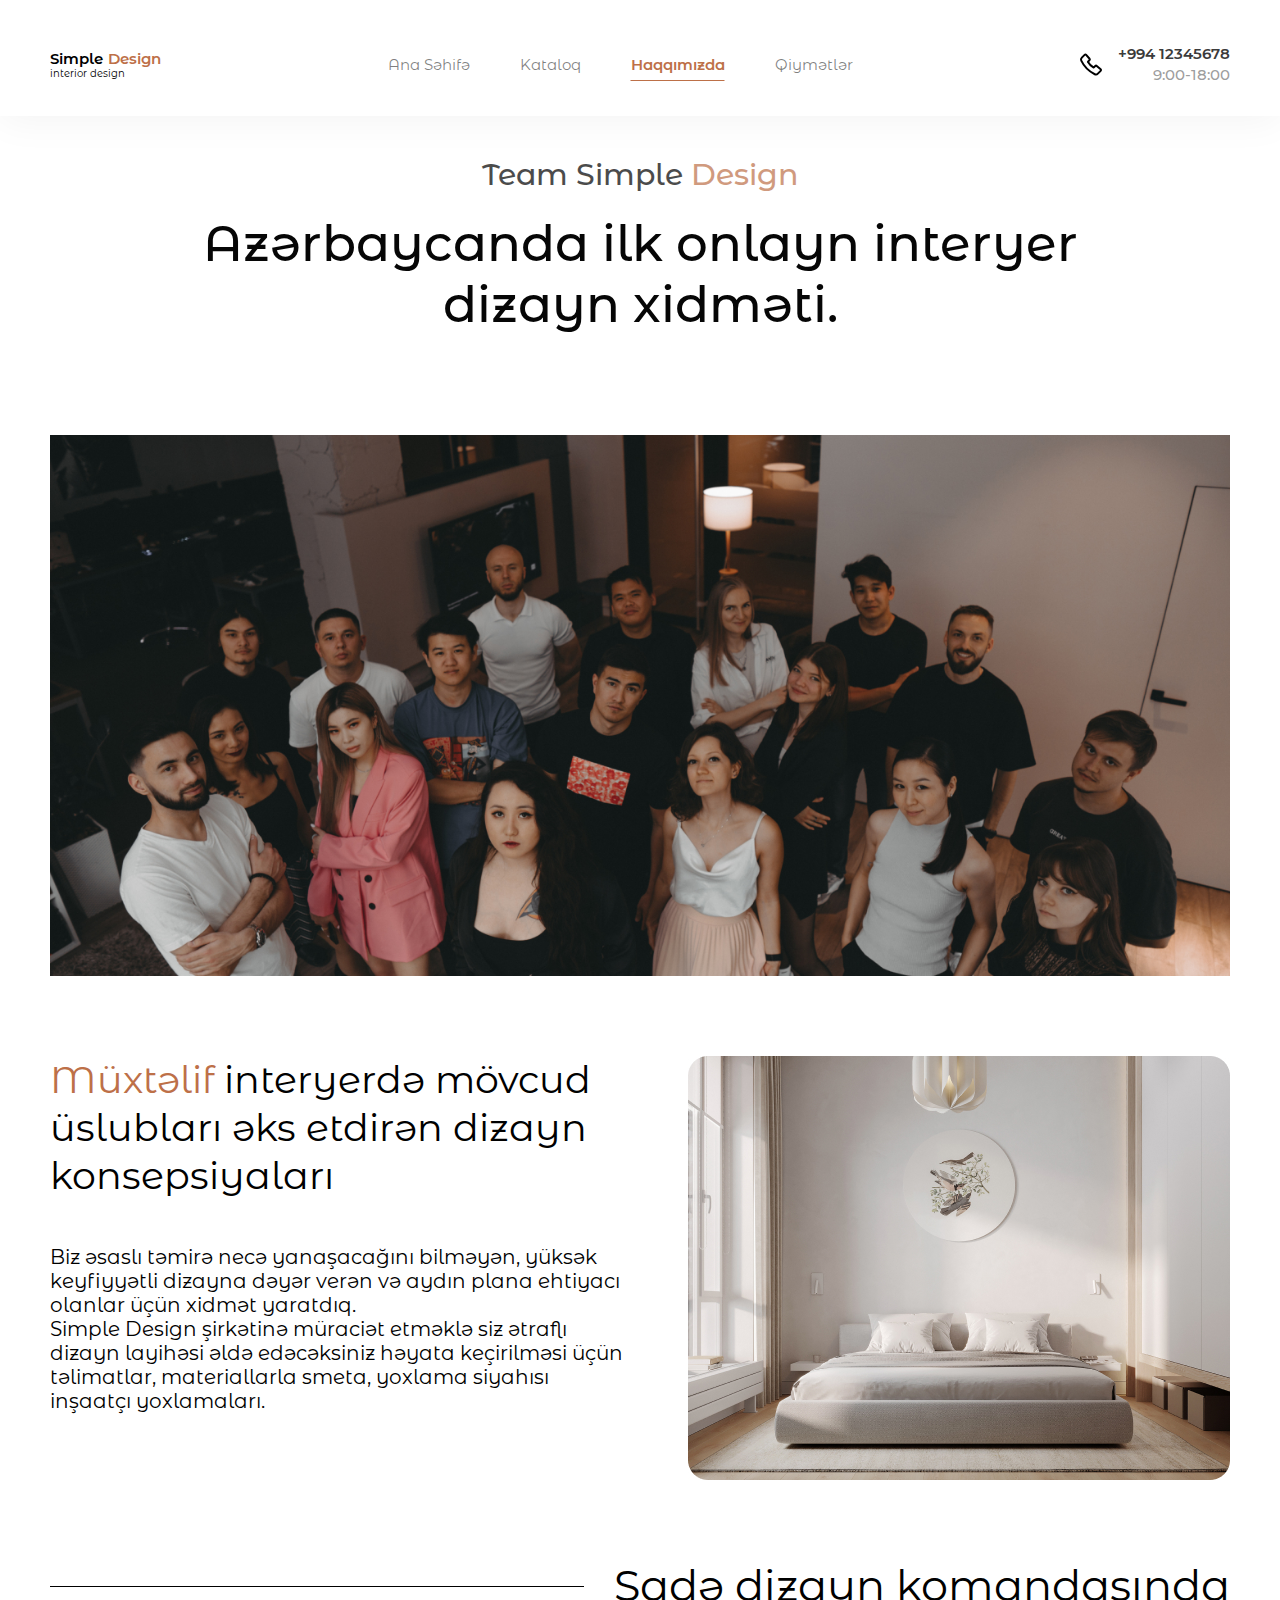
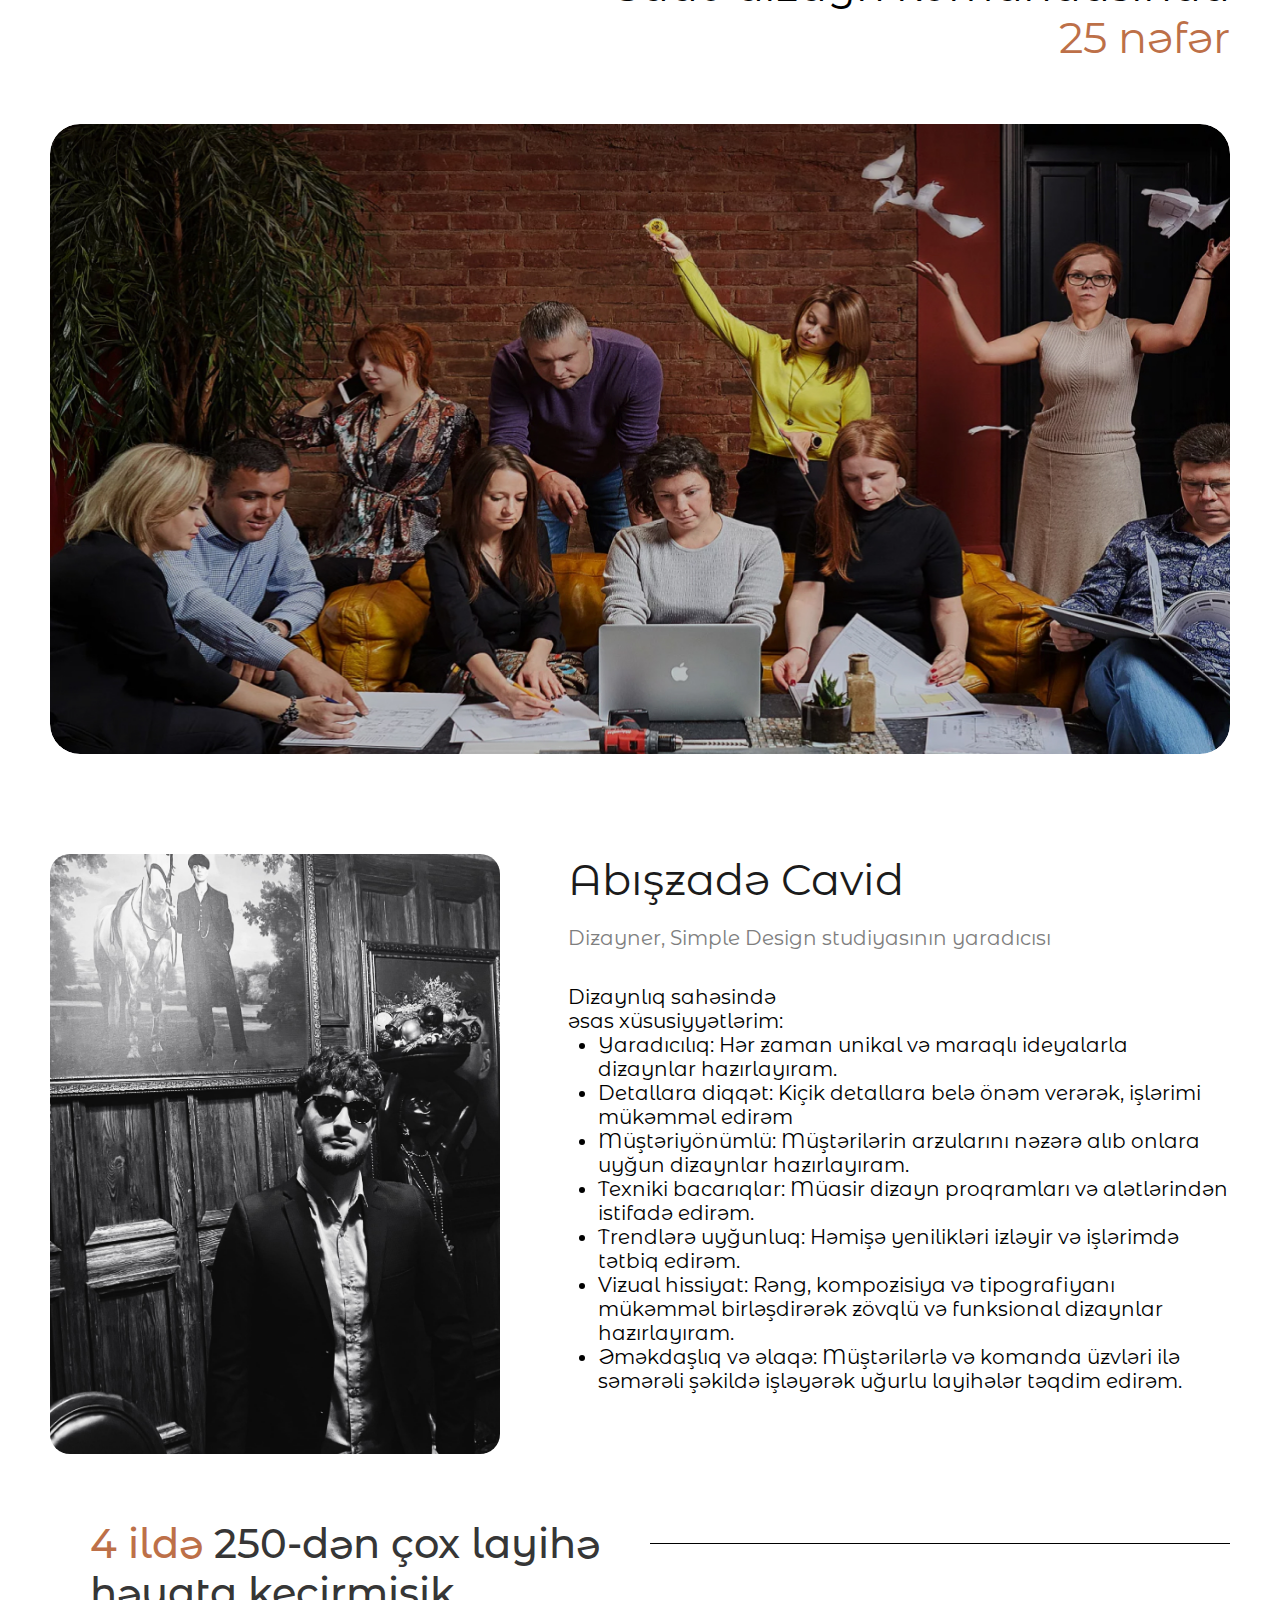
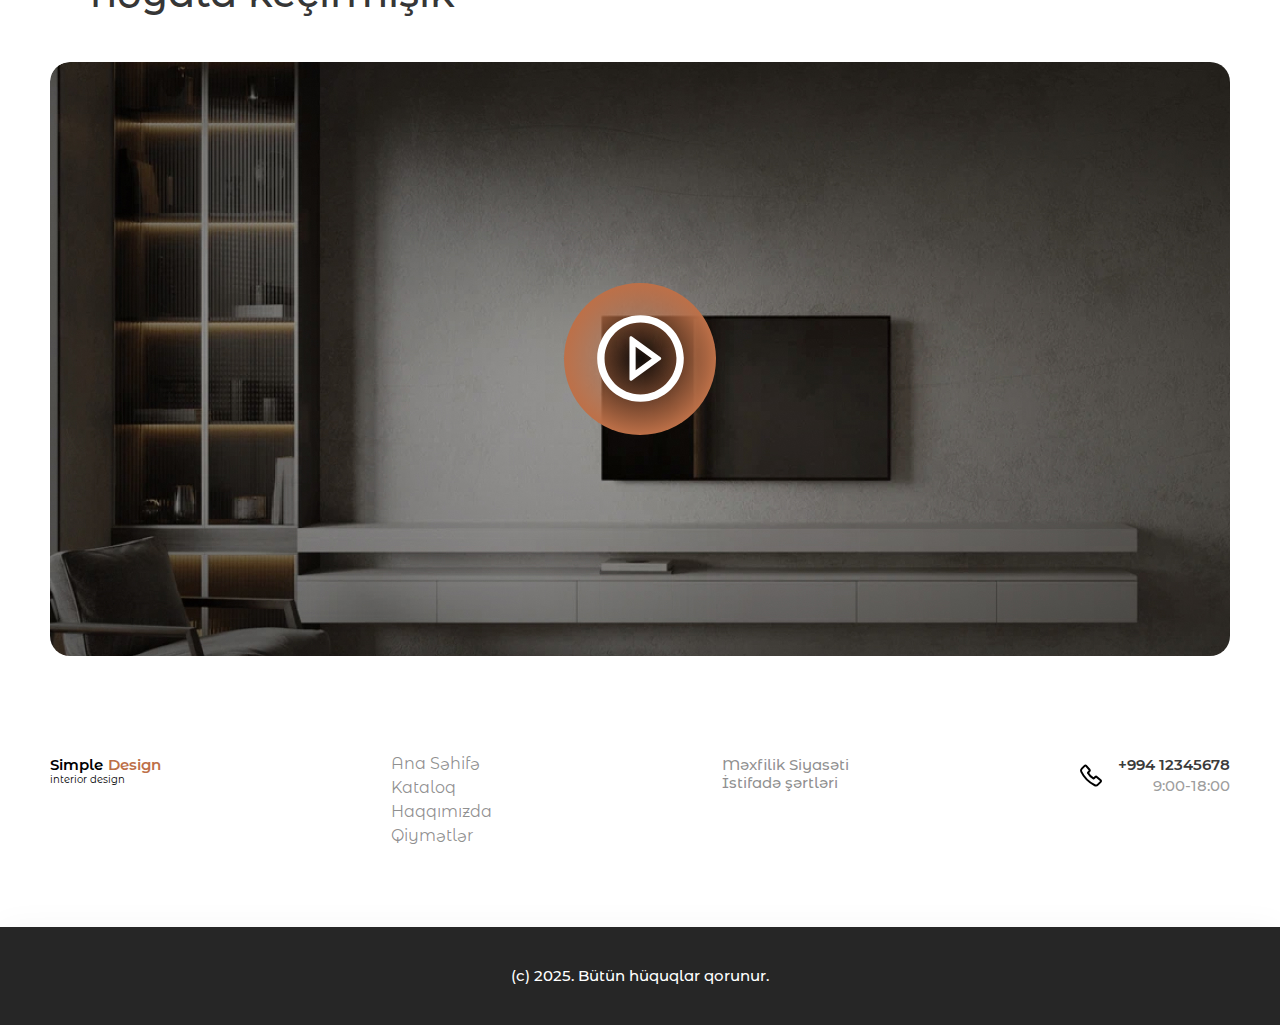
<file: about.html>
<!DOCTYPE html>
<html lang="en">
  <head>
    <meta charset="UTF-8" />
    <meta http-equiv="X-UA-Compatible" content="IE=edge" />
    <meta name="viewport" content="width=device-width, initial-scale=1.0" />
    <title>Simple Desegn About</title>
    <link rel="stylesheet" href="./reset.css">
    <link rel="stylesheet" href="./general.css">
    <link rel="stylesheet" href="./about.css">
    <link
      rel="stylesheet"
      href="https://unpkg.com/swiper@8/swiper-bundle.min.css"
    />
    <link rel="icon" href="./images/furniture-ico-title.webp" type="image/x-icon">
  </head>
  <body>
    <header class="header">
      <div class="container">
        <div class="header-container">
          <a href="./index.html" class="logo__link">
            <h1 class="logo__text">
              <span class="logo__text_black">Simple</span
              ><span class="logo__text_orange">Design</span>
            </h1>
            <p class="logo__desc">interior design</p>
          </a>
          <nav class="nav">
            <ul class="menu">
              <li class="menu__item">
                <a href="./index.html" class="menu__link">Ana Səhifə</a>
              </li>
              <li class="menu__item">
                <a href="./catalog.html" class="menu__link">Kataloq</a>
              </li>
              <li class="menu__item">
                <a href="#" class="menu__link menu__link_active">Haqqımızda</a>
              </li>
              <li class="menu__item">
                <a href="./services.html" class="menu__link">Qiymətlər</a>
              </li>
            </ul>
          </nav>
          <div class="contacts">
            <a class="contacts-container" href="tel:77005053000">
              <img
                src="./images/phone.svg"
                alt="phone"
                class="contacts__icon"
              />
              <div class="contacts__content">
                <p class="contacts__phone">+994 12345678</p>
                <p class="contacts__available">9:00-18:00</p>
              </div>
            </a>
          </div>
          <div class="burger">
            <img src="./images/burger.svg" alt="burger button" class="burger__img">
          </div>
        </div>
      </div>
    </header>
    <main class="main">
      <section class="intro">
        <div class="container">
          <h3 class="intro__subtitle">Team Simple <span>Design</span></h3>
          <h1 class="intro__title">
            Azərbaycanda ilk onlayn interyer dizayn xidməti. 
          </h1>
          <img
          src="./images/about-intro.jpg"
          alt="introduction"
          class="intro__img"
        />
        </div>
      </section>
      <section class="concepts">
        <div class="container">
          <div class="concepts-container">
            <div class="concepts-content">
              <h2 class="concepts__title">
                <span>Müxtəlif</span> interyerdə mövcud üslubları əks etdirən dizayn konsepsiyaları
              </h2>
              <p class="concepts__text">
                Biz əsaslı təmirə necə yanaşacağını bilməyən, yüksək keyfiyyətli dizayna dəyər verən və aydın plana ehtiyacı olanlar üçün xidmət yaratdıq.
              </p>
              <p class="concepts__text">
                Simple Design şirkətinə müraciət etməklə siz ətraflı dizayn layihəsi əldə edəcəksiniz
                həyata keçirilməsi üçün təlimatlar, materiallarla smeta, yoxlama siyahısı
                inşaatçı yoxlamaları.
              </p>
            </div>
            <img
              src="./images/concepts.jpg"
              alt="concepts"
              class="concepts__img"
            />
          </div>
        </div>
      </section>
      <section class="team">
        <div class="container">
          <div class="team__title-container">
            <h2 class="team__title">
              Sadə dizayn komandasında<span>25 nəfər</span>
            </h2>
          </div>
          <div class="swiper">
            <div class="swiper-wrapper">
              <div class="swiper-slide">
                <img
                  src="./images/about-slider-01.jpg"
                  alt="team"
                  class="swiper-slide__img"
                />
              </div>
            </div>
          </div>
        </div>
      </section>
       <section class="team-lead">
        <div class="container">
          <div class="team-lead-container">
            <img
              src="./images/Javid-foto.jpg"
              alt="team lead"
              class="team-lead__img"
            />
            <div class="team-lead__info">
              <h2 class="team-lead__name">Abışzadə Cavid</h2>
              <div class="team-lead__desc-container">
                <p class="team-lead__desc">
                  Dizayner, Simple Design studiyasının yaradıcısı
                </p>
              </div>
              <p class="team-lead__text">
               Dizaynlıq sahəsində 
              </p>
              <p class="team-lead__text">
                əsas xüsusiyyətlərim:
              </p>
              <ul class="team-lead__texts">
                <li class="team-lead__text">Yaradıcılıq: Hər zaman unikal və maraqlı ideyalarla dizaynlar hazırlayıram.
                </li>
                <li class="team-lead__text">
                  Detallara diqqət: Kiçik detallara belə önəm verərək, işlərimi mükəmməl edirəm
                </li>
                <li class="team-lead__text">Müştəriyönümlü: Müştərilərin arzularını nəzərə alıb onlara uyğun dizaynlar hazırlayıram.</li>
                <li class="team-lead__text">
                  Texniki bacarıqlar: Müasir dizayn proqramları və alətlərindən istifadə edirəm.
                </li>
                <li class="team-lead__text">
                  Trendlərə uyğunluq: Həmişə yenilikləri izləyir və işlərimdə tətbiq edirəm.
                </li>
                <li class="team-lead__text">
                  Vizual hissiyat: Rəng, kompozisiya və tipografiyanı mükəmməl birləşdirərək zövqlü və funksional dizaynlar hazırlayıram.
                </li>
                <li class="team-lead__text">
                  Əməkdaşlıq və əlaqə: Müştərilərlə və komanda üzvləri ilə səmərəli şəkildə işləyərək uğurlu layihələr təqdim edirəm.
                </li>
              </ul>
            </div>
          </div>
        </div>
      </section>
      <section class="projects-info">
        <div class="container">
          <div class="projects-info__title-container">
            <h2 class="projects-info__title">
              <span>4 ildə</span> 250-dən çox layihə həyata keçirmişik
            </h2>
          </div>
          <div class="projects-info-container">
              <a target="_blank" href="https://www.youtube.com/watch?v=R1HgDkyOGus" class="play__video">
                  <img src="./images/play-circle.svg" alt="play-pause">
              </a>
              <a target="_blank" href="https://www.youtube.com/watch?v=R1HgDkyOGus" class="video__wrapper"></a>
          </div>
        </div>
        
      </section> 
    </main>
    <footer class="footer">
        <div class="container">
          <div class="footer-container__top">
            <a href="#" class="logo__link">
              <h1 class="logo__text">
                <span class="logo__text_black">Simple</span
                ><span class="logo__text_orange">Design</span>
              </h1>
              <p class="logo__desc">interior design</p>
            </a>
            <nav>
              <ul class="footer-nav">
                <li class="footer-nav__item">
                  <a href="./index.html" class="footer-nav__link">Ana Səhifə</a>
                </li>
                <li class="footer-nav__item">
                  <a href="./catalog.html" class="footer-nav__link">Kataloq</a>
                </li>
                <li class="footer-nav__item">
                  <a href="./about.html" class="footer-nav__link">Haqqımızda</a>
                </li>
                <li class="footer-nav__item">
                  <a href="./services.html" class="footer-nav__link">Qiymətlər</a>
                </li>
              </ul>
            </nav>
            <div class="privacy__policy">
              <p>Məxfilik Siyasəti</p>
              <p>İstifadə şərtləri</p>
            </div>
            <div class="contacts">
              <a class="contacts-container" href="tel:77005053000">
                <img
                  src="./images/phone.svg"
                  alt="phone"
                  class="contacts__icon"
                />
                <div class="contacts__content">
                  <p class="contacts__phone">+994 12345678</p>
                  <p class="contacts__available">9:00-18:00</p>
                </div>
              </a>
            </div>
          </div>
        </div>
        <div class="footer-bootom">
          <div class="rights">
            (c) 2025. Bütün hüquqlar qorunur.
          </div>
        </div>
      </footer>
    <script src="https://unpkg.com/swiper@8/swiper-bundle.min.js"></script>
    <script src="./burger.js"></script>
    
  </body>
</html>
</file>
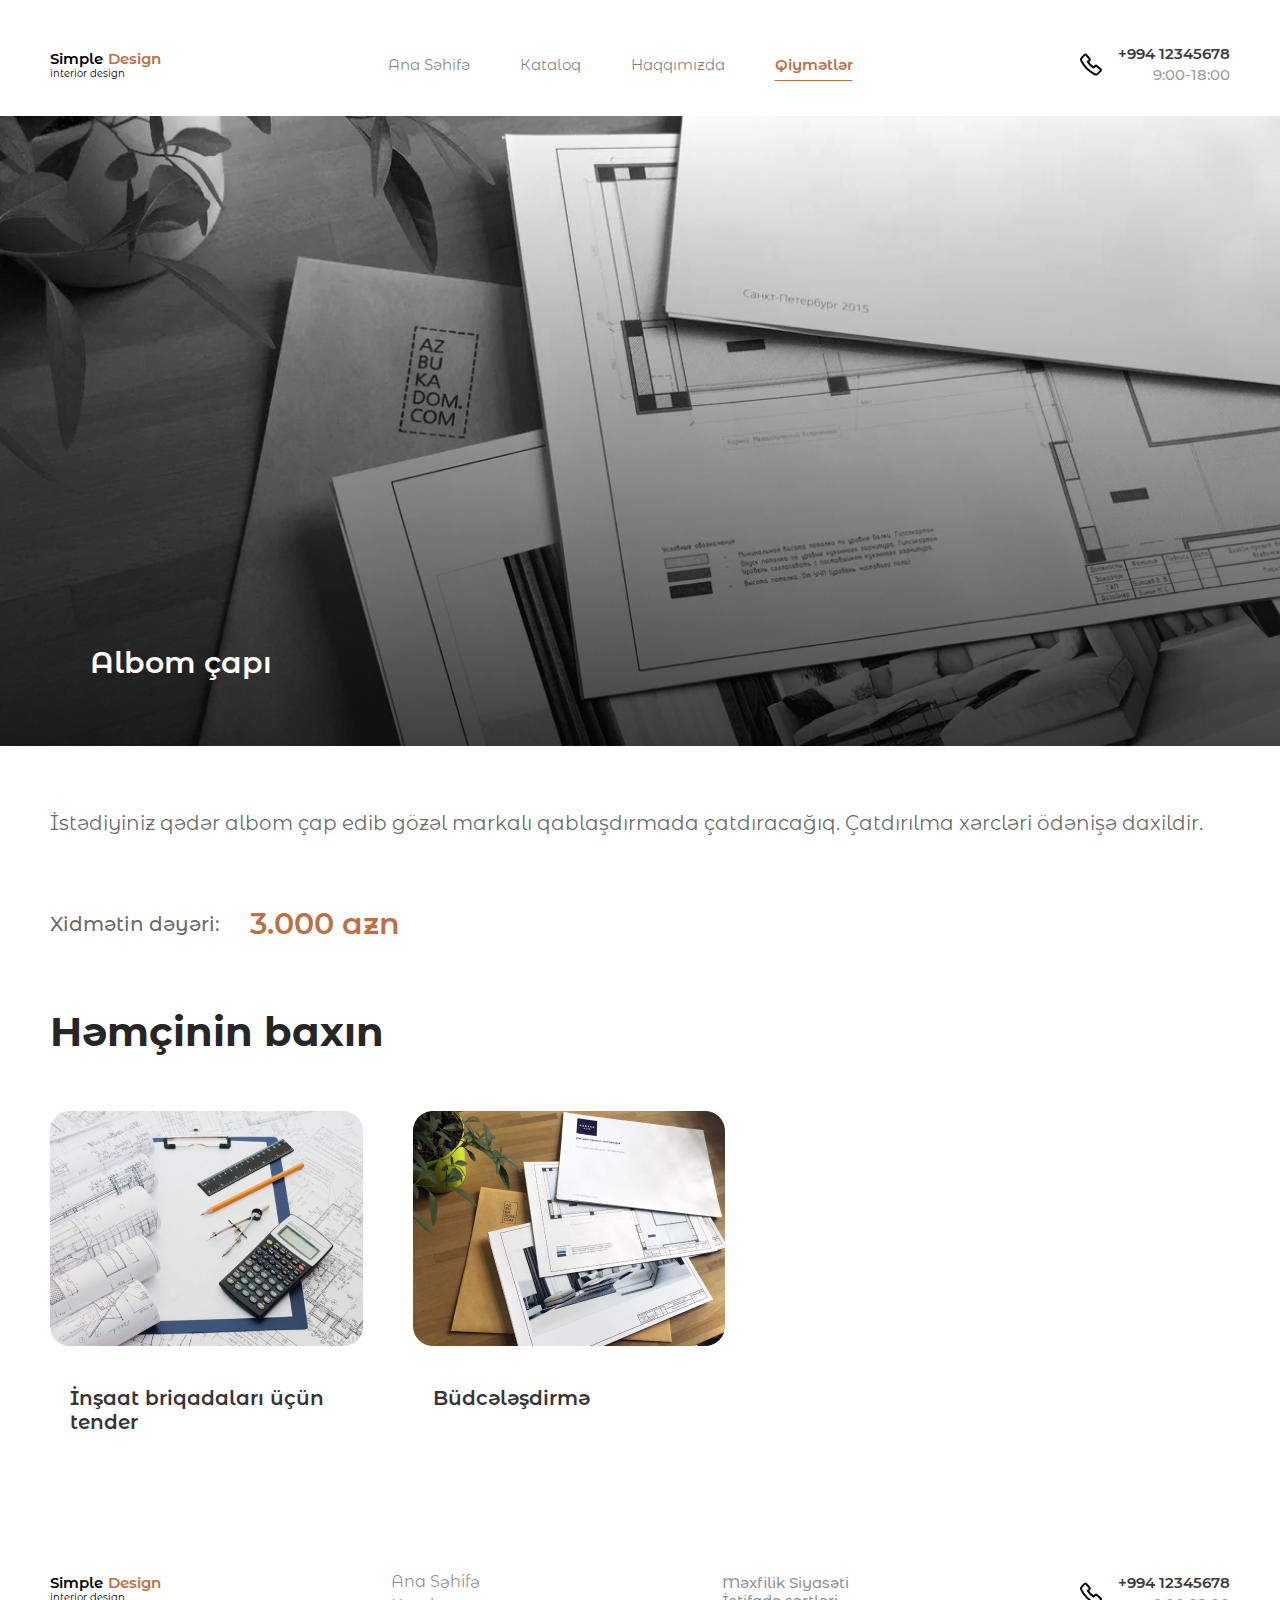
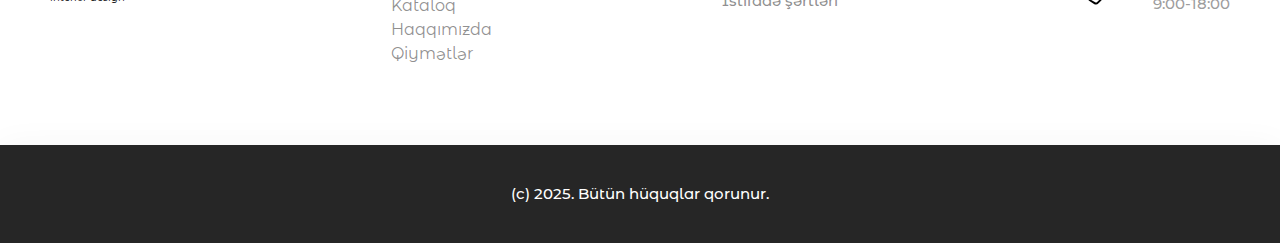
<file: album.html>
<!DOCTYPE html>
<html lang="en">
  <head>
    <meta charset="UTF-8" />
    <meta http-equiv="X-UA-Compatible" content="IE=edge" />
    <meta name="viewport" content="width=device-width, initial-scale=1.0" />
    <title>Simple Design estimates</title>
    <link rel="stylesheet" href="./reset.css" />
    <link rel="stylesheet" href="./general.css" />
    <link rel="stylesheet" href="./album.css" />
    <link rel="icon" href="./images/furniture-ico-title.webp" type="image/x-icon">
  </head>
  <body>
    <header class="header">
      <div class="container">
        <div class="header-container">
          <a href="./index.html" class="logo__link">
            <h1 class="logo__text">
              <span class="logo__text_black">Simple</span
              ><span class="logo__text_orange">Design</span>
            </h1>
            <p class="logo__desc">interior design</p>
          </a>
          <nav class="nav">
            <ul class="menu">
              <li class="menu__item">
                <a href="./index.html" class="menu__link">Ana Səhifə</a>
              </li>
              <li class="menu__item">
                <a href="./catalog.html" class="menu__link">Кataloq</a>
              </li>
              <li class="menu__item">
                <a href="./about.html" class="menu__link">Haqqımızda</a>
              </li>
              <li class="menu__item">
                <a href="#" class="menu__link menu__link_active">Qiymətlər</a>
              </li>
            </ul>
          </nav>
          <div class="contacts">
            <a class="contacts-container" href="tel:77005053000">
              <img
                src="./images/phone.svg"
                alt="phone"
                class="contacts__icon"
              />
              <div class="contacts__content">
                <p class="contacts__phone">+994 12345678</p>
                <p class="contacts__available">9:00-18:00</p>
              </div>
            </a>
          </div>
          <div class="burger">
            <img src="./images/burger.svg" alt="burger button" class="burger__img">
          </div>
        </div>
      </div>
    </header>
    <main class="main">
      <section class="intro">
        <div class="container-bg">
          <div class="intro-container">
            <h2 class="intro__title">Albom çapı</h2>
          </div>
        </div>
        <div class="container">
          <p class="intro__info">
            İstədiyiniz qədər albom çap edib gözəl markalı qablaşdırmada çatdıracağıq. Çatdırılma xərcləri ödənişə daxildir.
          </p>
          <div class="intro-price__info">
            <div class="intro-price__text">Xidmətin dəyəri:</div>
            <div class="intro__price">3.000 azn</div>
          </div>
        </div>
      </section>
      <section class="see-also">
        <div class="container">
          <h2 class="see-also__title section__title">Həmçinin baxın</h2>
          <div class="see-also-container">
            <div class="see-also__item">
              <a href="./tender.html" class="see-also__link"></a>
              <img
                src="./images/see-also-01.jpg"
                alt="Budgeting"
                class="see-also__img"
              />
              <h4 class="see-also__item-title">İnşaat briqadaları üçün tender</h4>
            </div>
            <div class="see-also__item">
                <a href="./estimates.html" class="see-also__link"></a>
                <img
                  src="./images/see-also-02.jpg"
                  alt="Budgeting"
                  class="see-also__img"
                />
                <h4 class="see-also__item-title">Büdcələşdirmə</h4>
              </div>
          </div>
        </div>
      </section>
    </main>
    <footer class="footer">
      <div class="container">
        <div class="footer-container__top">
          <a href="#" class="logo__link">
            <h1 class="logo__text">
              <span class="logo__text_black">Simple</span><span class="logo__text_orange">Design</span>
            </h1>
            <p class="logo__desc">interior design</p>
          </a>
          <nav>
            <ul class="footer-nav">
              <li class="footer-nav__item">
                <a href="./index.html" class="footer-nav__link">Ana Səhifə</a>
              </li>
              <li class="footer-nav__item">
                <a href="./catalog.html" class="footer-nav__link">Kataloq</a>
              </li>
              <li class="footer-nav__item">
                <a href="./about.html" class="footer-nav__link">Haqqımızda</a>
              </li>
              <li class="footer-nav__item">
                <a href="./services.html" class="footer-nav__link">Qiymətlər</a>
              </li>
            </ul>
          </nav>
          <div class="privacy__policy">
            <p>Məxfilik Siyasəti</p>
            <p>İstifadə şərtləri</p>
          </div>
          <div class="contacts">
            <a class="contacts-container" href="tel:77005053000">
              <img src="./images/phone.svg" alt="phone" class="contacts__icon" />
              <div class="contacts__content">
                <p class="contacts__phone">+994 12345678</p>
                <p class="contacts__available">9:00-18:00</p>
              </div>
            </a>
          </div>
        </div>
      </div>
      <div class="footer-bootom">
        <div class="rights">
          (c) 2025. Bütün hüquqlar qorunur.
        </div>
      </div>
    </footer>
    <script src="./burger.js"></script>

  </body>
</html>
</file>
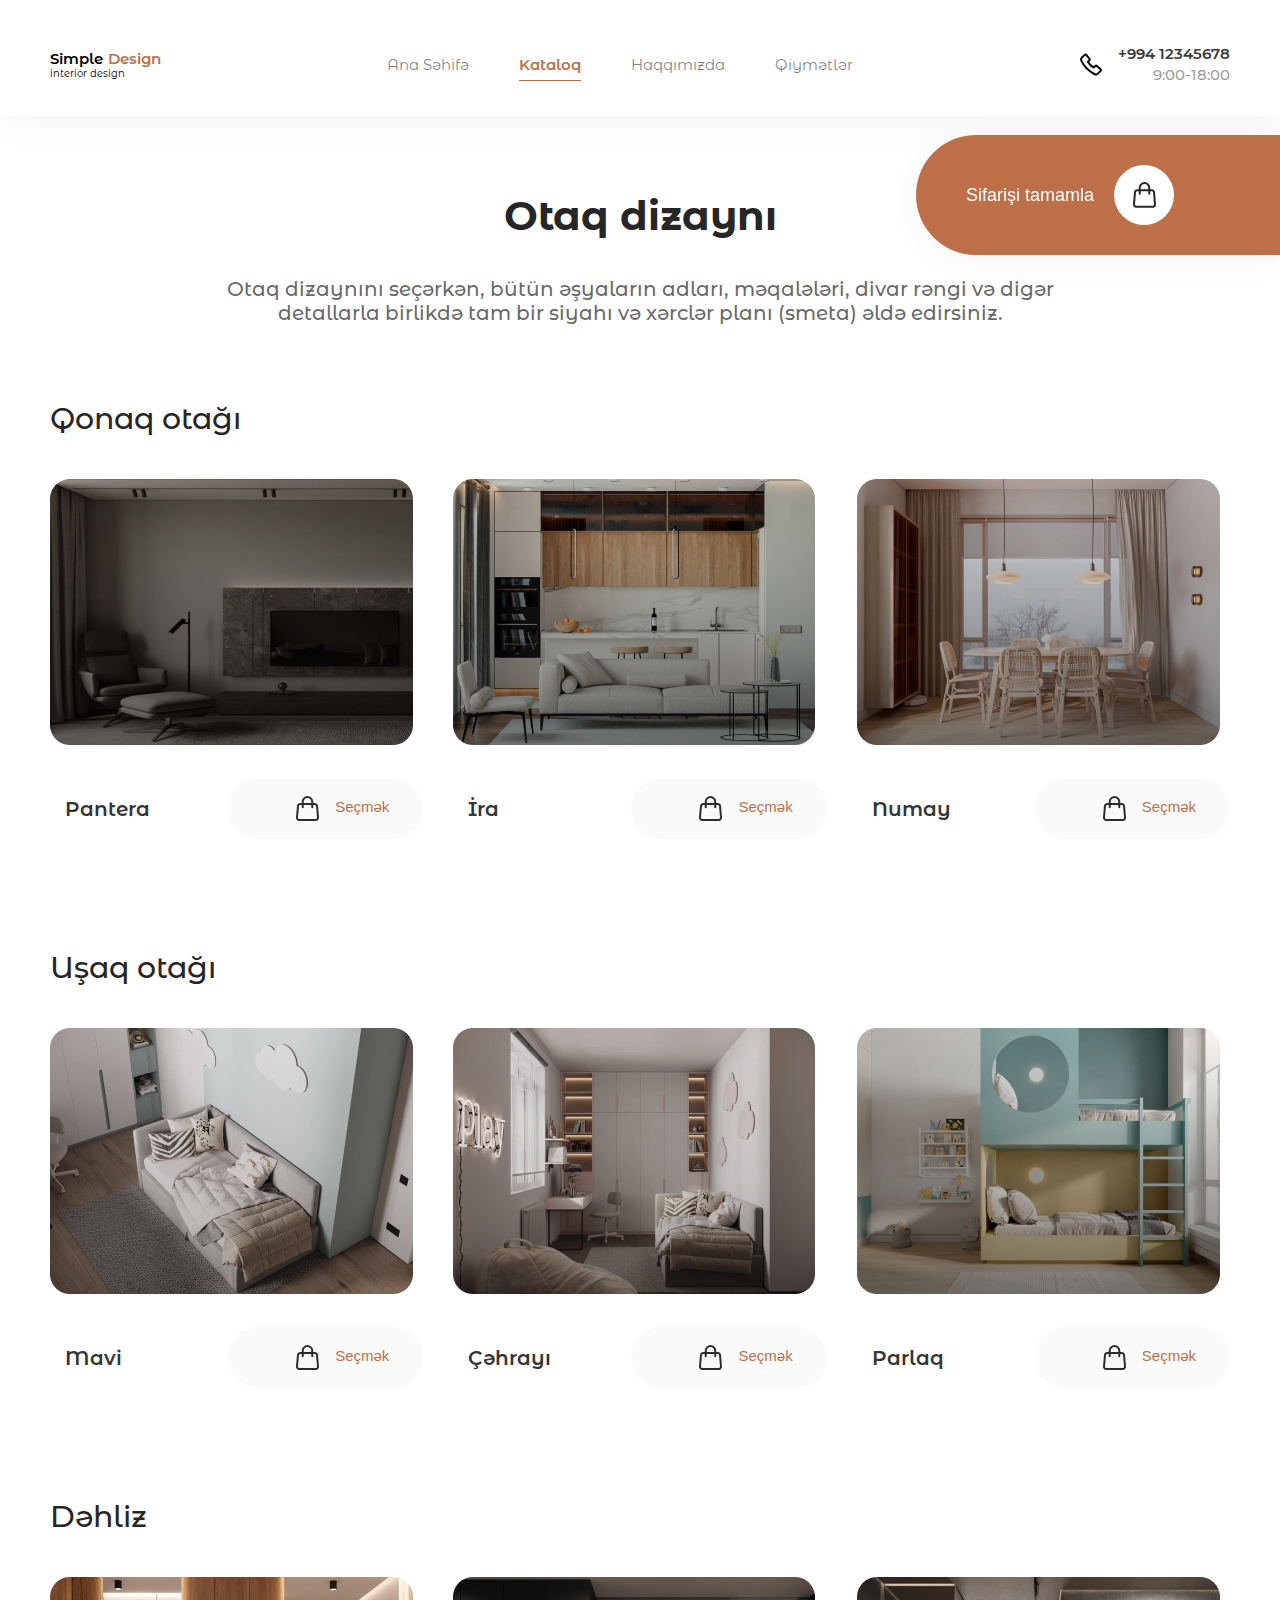
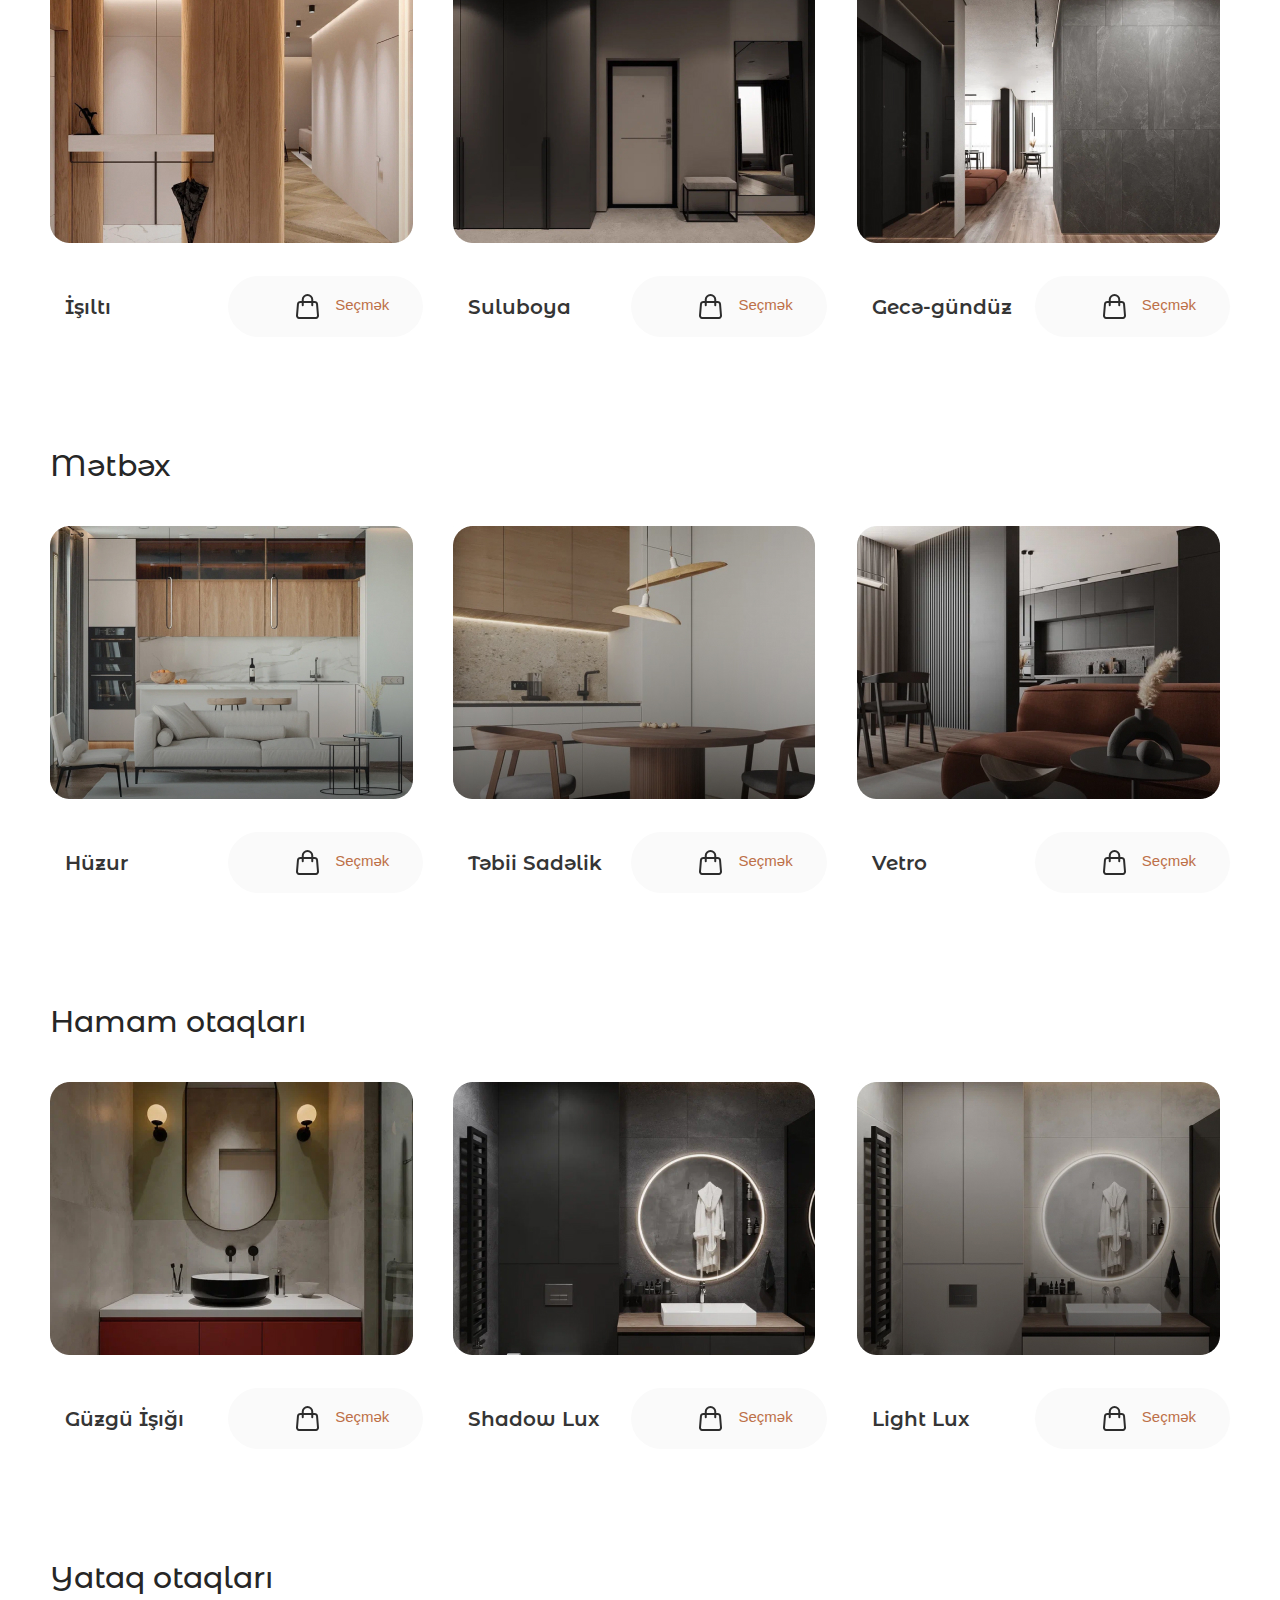
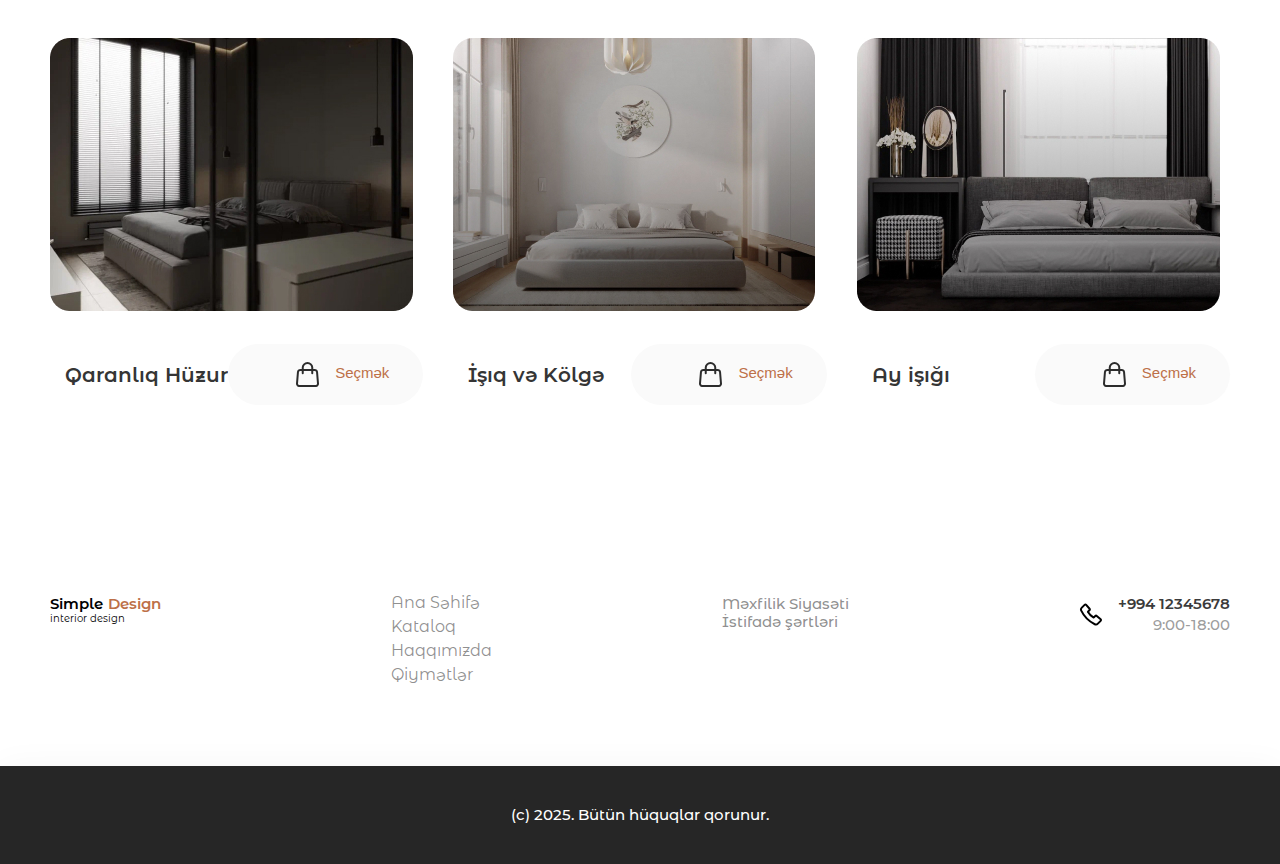
<file: catalog.html>
<!DOCTYPE html>
<html lang="en">

<head>
  <meta charset="UTF-8" />
  <meta http-equiv="X-UA-Compatible" content="IE=edge" />
  <meta name="viewport" content="width=device-width, initial-scale=1.0" />
  <title>Simple Design Catalog</title>
  <link rel="stylesheet" href="./reset.css" />
  <link rel="stylesheet" href="./general.css" />
  <link rel="stylesheet" href="./catalog.css" />
  <link rel="icon" href="./images/furniture-ico-title.webp" type="image/x-icon">
</head>

<body>
  
  <header class="header">
    <div class="container">
      <div class="header-container">
        <a href="./index.html" class="logo__link">
          <h1 class="logo__text">
            <span class="logo__text_black">Simple</span><span class="logo__text_orange">Design</span>
          </h1>
          <p class="logo__desc">interior design</p>
        </a>
        <nav class="nav">
          <ul class="menu">
            <li class="menu__item">
              <a href="./index.html" class="menu__link">Ana Səhifə</a>
            </li>
            <li class="menu__item">
              <a href="#" class="menu__link menu__link_active">Kataloq</a>
            </li>
            <li class="menu__item">
              <a href="./about.html" class="menu__link">Haqqımızda</a>
            </li>
            <li class="menu__item">
              <a href="./services.html" class="menu__link">Qiymətlər</a>
            </li>
          </ul>
        </nav>
        <div class="contacts">
          <a class="contacts-container" href="tel:77005053000">
            <img src="./images/phone.svg" alt="phone" class="contacts__icon" />
            <div class="contacts__content">
              <p class="contacts__phone">+994 12345678</p>
              <p class="contacts__available">9:00-18:00</p>
            </div>
          </a>
        </div>
        <div class="burger">
          <img src="./images/burger.svg" alt="burger button" class="burger__img">
        </div>
      </div>
    </div>
  </header>
  <div id="messages-container"></div>
  <main class="main">
  

    <section class="intro">
      <div class="container container-bg">
        <h1 class="intro__title">Otaq dizaynı</h1>
        <h3 class="intro__subtitle">
          Otaq dizaynını seçərkən, bütün əşyaların adları, məqalələri, divar rəngi və digər
          <br> detallarla birlikdə tam bir siyahı və xərclər planı (smeta) əldə edirsiniz.
        </h3>
      </div>

 

    </section>
    <section class="design">
       
    <button class="card-btn">
      <div class="card-btn__text">Sifarişi tamamla</div>
      <div class="card-btn__img-container">
        <img src="./images/card-img.svg" alt="card" class="car-btn__img">
      </div>
    </button>

      <div class="container">
        <div class="designs-container">
          <div class="design-items__container">
            <h3 class="design-items__title">Qonaq otağı</h3>
            <div class="design-items">
              <div class="design-item">
                <img src="./images/living-01.jpg" alt="design" class="design__img" />
                <div class="design-item__info">
                  <p class="design-item__name" data-price="5000">Pantera</p>
                  <button class="card__btn">
                    <img src="./images/card.svg" alt="card" class="card__img" />
                    Seçmək
                  </button>
                </div>
              </div>
              <div class="design-item">
                <img src="./images/living-02.jpg" alt="design" class="design__img" />
                <div class="design-item__info">
                  <p class="design-item__name" data-price="5500">İra</p>
                  <button class="card__btn">
                    <img src="./images/card.svg" alt="card" class="card__img" />
                    Seçmək
                  </button>
                </div>
              </div>
              <div class="design-item">
                <img src="./images/living-03.jpg" alt="design" class="design__img" />
                <div class="design-item__info">
                  <p class="design-item__name" data-price="4500">Numay</p>
                  <button class="card__btn">
                    <img src="./images/card.svg" alt="card" class="card__img" />
                    Seçmək
                  </button>
                </div>
              </div>
            </div>
          </div>
          <div class="design-items__container">
            <h3 class="design-items__title">Uşaq otağı</h3>
            <div class="design-items">
              <div class="design-item">
                <img src="./images/child-01.jpg" alt="design" class="design__img" />
                <div class="design-item__info">
                  <p class="design-item__name" data-price="8000">Mavi</p>
                  <button class="card__btn">
                    <img src="./images/card.svg" alt="card" class="card__img" />
                    Seçmək
                  </button>
                </div>
              </div>
              <div class="design-item">
                <img src="./images/child-02.jpg" alt="design" class="design__img" />
                <div class="design-item__info">
                  <p class="design-item__name" data-price="7500">Çəhrayı</p>
                  <button class="card__btn">
                    <img src="./images/card.svg" alt="card" class="card__img" />
                    Seçmək
                  </button>
                </div>
              </div>
              <div class="design-item">
                <img src="./images/child-03.jpg" alt="design" class="design__img" />
                <div class="design-item__info">
                  <p class="design-item__name" data-price="3000">Parlaq</p>
                  <button class="card__btn">
                    <img src="./images/card.svg" alt="card" class="card__img" />
                    Seçmək
                  </button>
                </div>
              </div>
            </div>
          </div>
          <div class="design-items__container">
            <h3 class="design-items__title">Dəhliz</h3>
            <div class="design-items">
              <div class="design-item">
                <img src="./images/corridors-01.jpg" alt="design" class="design__img" />
                <div class="design-item__info">
                  <p class="design-item__name" data-price="2000">İşıltı</p>
                  <button class="card__btn">
                    <img src="./images/card.svg" alt="card" class="card__img" />
                    Seçmək
                  </button>
                </div>
              </div>
              <div class="design-item">
                <img src="./images/corridors-02.jpg" alt="design" class="design__img" />
                <div class="design-item__info">
                  <p class="design-item__name" data-price="8000">Suluboya</p>
                  <button class="card__btn">
                    <img src="./images/card.svg" alt="card" class="card__img" />
                    Seçmək
                  </button>
                </div>
              </div>
              <div class="design-item">
                <img src="./images/corridors-03.jpg" alt="design" class="design__img" />
                <div class="design-item__info">
                  <p class="design-item__name" data-price="16000">Gecə-gündüz</p>
                  <button class="card__btn">
                    <img src="./images/card.svg" alt="card" class="card__img" />
                    Seçmək
                  </button>
                </div>
              </div>
            </div>
          </div>
          <div class="design-items__container">
            <h3 class="design-items__title">Mətbəx</h3>
            <div class="design-items">
              <div class="design-item">
                <img src="./images/kitchen-01.jpg" alt="design" class="design__img" />
                <div class="design-item__info">
                  <p class="design-item__name" data-price="7000">Hüzur</p>
                  <button class="card__btn">
                    <img src="./images/card.svg" alt="card" class="card__img" />
                    Seçmək
                  </button>
                </div>
              </div>
              <div class="design-item">
                <img src="./images/kitchen-02.jpg" alt="design" class="design__img" />
                <div class="design-item__info">
                  <p class="design-item__name" data-price="7500">Təbii Sadəlik</p>
                  <button class="card__btn">
                    <img src="./images/card.svg" alt="card" class="card__img" />
                    Seçmək
                  </button>
                </div>
              </div>
              <div class="design-item">
                <img src="./images/kitchen-03.jpg" alt="design" class="design__img" />
                <div class="design-item__info">
                  <p class="design-item__name" data-price="6000">Vetro</p>
                  <button class="card__btn">
                    <img src="./images/card.svg" alt="card" class="card__img" />
                    Seçmək
                  </button>
                </div>
              </div>
            </div>
          </div>
          <div class="design-items__container">
            <h3 class="design-items__title">Hamam otaqları</h3>
            <div class="design-items">
              <div class="design-item">
                <img src="./images/bathrooms-01.jpg" alt="design" class="design__img" />
                <div class="design-item__info">
                  <p class="design-item__name" data-price="7500">Güzgü İşığı</p>
                  <button class="card__btn">
                    <img src="./images/card.svg" alt="card" class="card__img" />
                    Seçmək
                  </button>
                </div>
              </div>
              <div class="design-item">
                <img src="./images/bathrooms-02.jpg" alt="design" class="design__img" />
                <div class="design-item__info">
                  <p class="design-item__name" data-price="8000">Shadow Lux</p>
                  <button class="card__btn">
                    <img src="./images/card.svg" alt="card" class="card__img" />
                    Seçmək
                  </button>
                </div>
              </div>
              <div class="design-item">
                <img src="./images/bathrooms-03.jpg" alt="design" class="design__img" />
                <div class="design-item__info">
                  <p class="design-item__name" data-price="6500">Light Lux</p>
                  <button class="card__btn">
                    <img src="./images/card.svg" alt="card" class="card__img" />
                    Seçmək
                  </button>
                </div>
              </div>
            </div>
          </div>
          <div class="design-items__container">
            <h3 class="design-items__title">Yataq otaqları</h3>
            <div class="design-items">
              <div class="design-item">
                <img src="./images/bedroom-01.jpg" alt="design" class="design__img" />
                <div class="design-item__info">
                  <p class="design-item__name" data-price="7000">Qaranlıq Hüzur</p>
                  <button class="card__btn">
                    <img src="./images/card.svg" alt="card" class="card__img" />
                    Seçmək
                  </button>
                </div>
              </div>
              <div class="design-item">
                <img src="./images/bedroom-02.jpg" alt="design" class="design__img" />
                <div class="design-item__info">
                  <p class="design-item__name" data-price="7500">İşıq və Kölgə</p>
                  <button class="card__btn">
                    <img src="./images/card.svg" alt="card" class="card__img" />
                    Seçmək
                  </button>
                </div>
              </div>
              <div class="design-item">
                <img src="./images/bedroom-03.jpg" alt="design" class="design__img" />
                <div class="design-item__info">
                  <p class="design-item__name" data-price="8000">Ay işığı</p>
                  <button class="card__btn">
                    <img src="./images/card.svg" alt="card" class="card__img" />
                    Seçmək
                  </button>
                </div>
              </div>
            </div>
          </div>
        </div>
      </div>
    </section>
  </main>
  <footer class="footer">
    <div class="container">
      <div class="footer-container__top">
        <a href="#" class="logo__link">
          <h1 class="logo__text">
            <span class="logo__text_black">Simple</span><span class="logo__text_orange">Design</span>
          </h1>
          <p class="logo__desc">interior design</p>
        </a>
        <nav>
          <ul class="footer-nav">
            <li class="footer-nav__item">
              <a href="./index.html" class="footer-nav__link">Ana Səhifə</a>
            </li>
            <li class="footer-nav__item">
              <a href="./catalog.html" class="footer-nav__link">Kataloq</a>
            </li>
            <li class="footer-nav__item">
              <a href="./about.html" class="footer-nav__link">Haqqımızda</a>
            </li>
            <li class="footer-nav__item">
              <a href="./services.html" class="footer-nav__link">Qiymətlər</a>
            </li>
          </ul>
        </nav>
        <div class="privacy__policy">
          <p>Məxfilik Siyasəti</p>
          <p>İstifadə şərtləri</p>
        </div>
        <div class="contacts">
          <a class="contacts-container" href="tel:77005053000">
            <img src="./images/phone.svg" alt="phone" class="contacts__icon" />
            <div class="contacts__content">
              <p class="contacts__phone">+994 12345678</p>
              <p class="contacts__available">9:00-18:00</p>
            </div>
          </a>
        </div>
      </div>
    </div>
    <div class="footer-bootom">
      <div class="rights">
        (c) 2025. Bütün hüquqlar qorunur.
      </div>
    </div>
  </footer>
  <script src="./burger.js"></script>
  <script src="./catalog.js"></script>
  
</body>

</html>
</file>
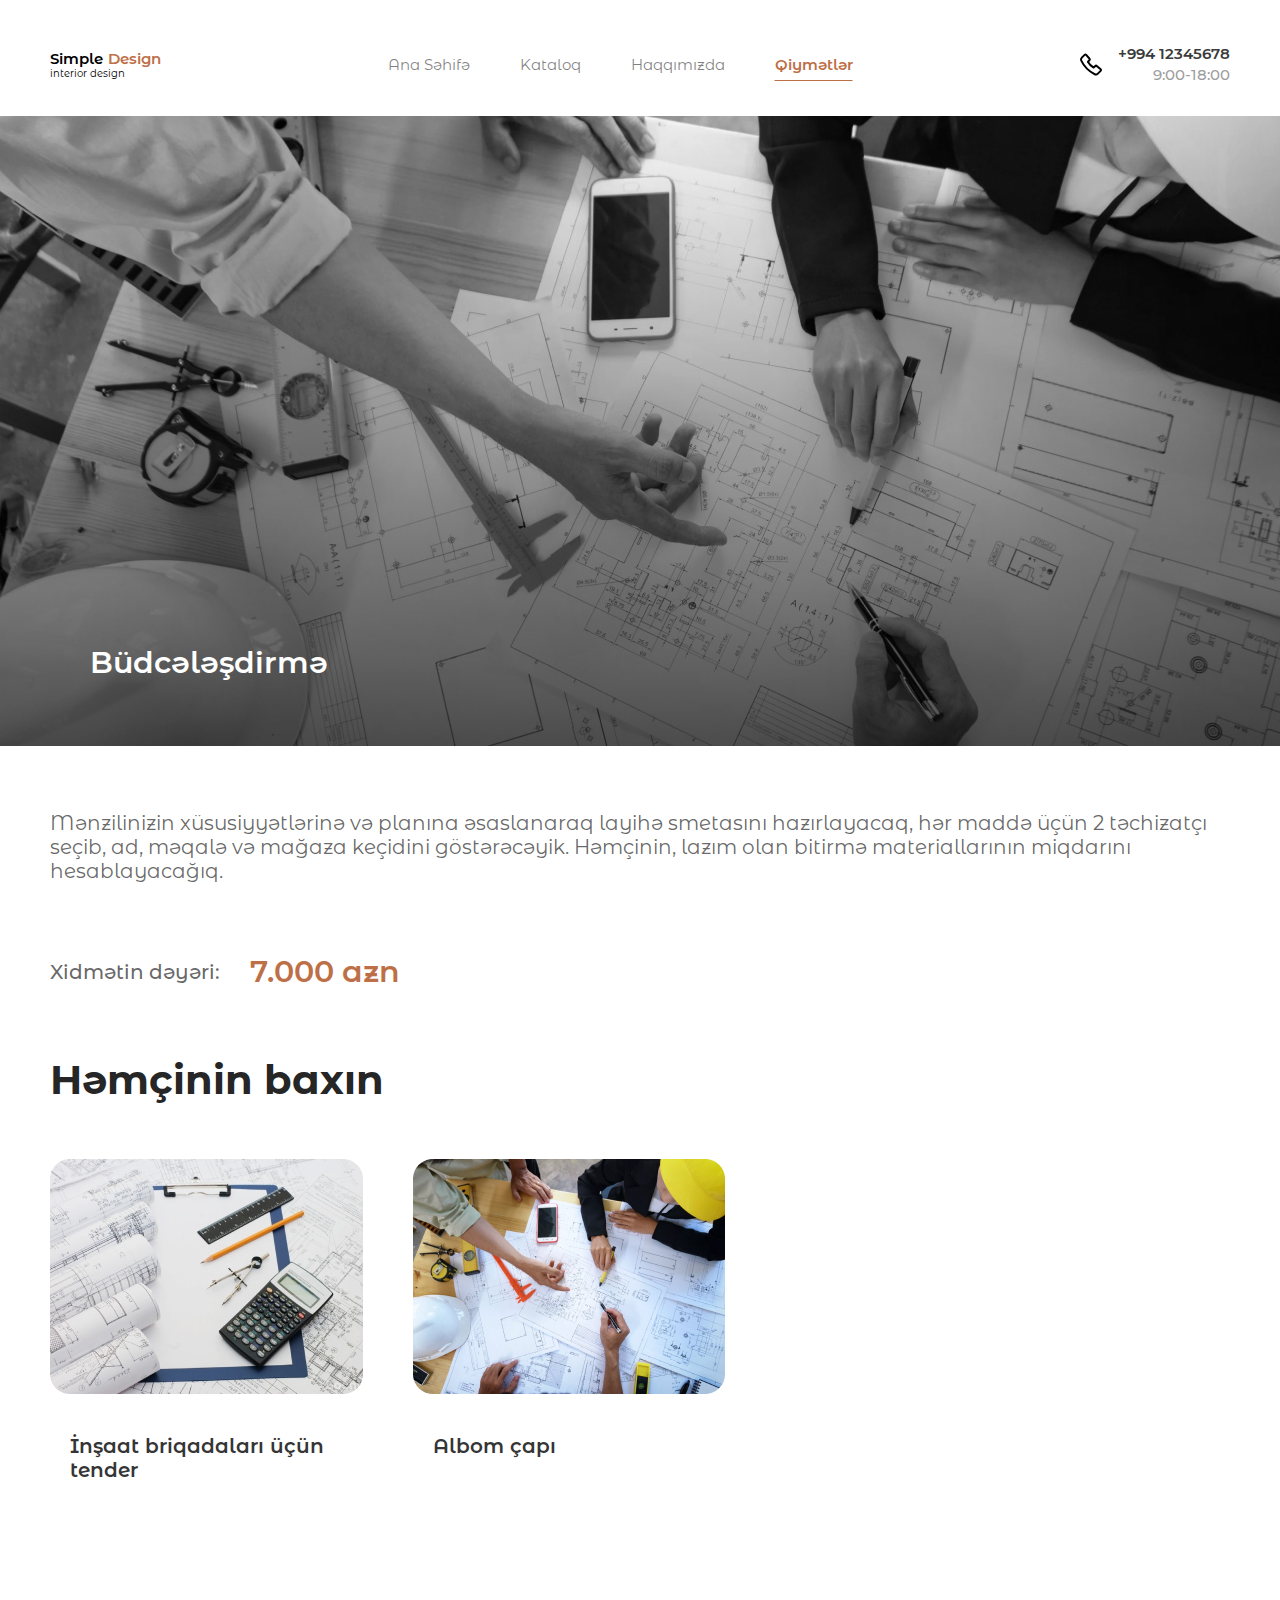
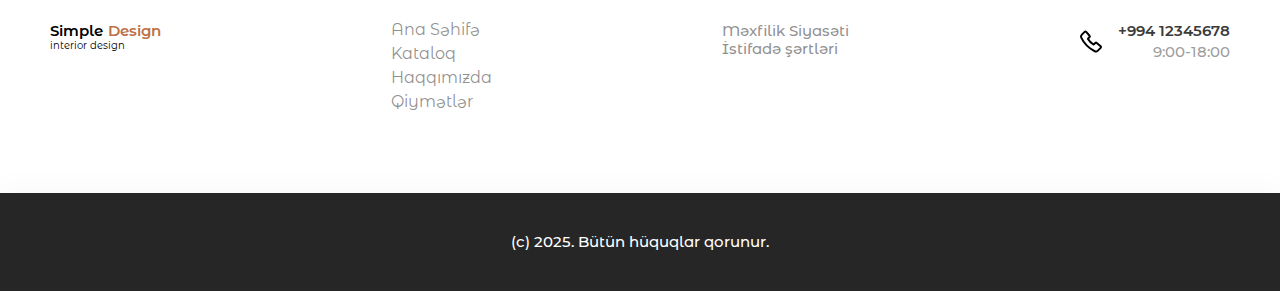
<file: estimates.html>
<!DOCTYPE html>
<html lang="en">
<head>
    <meta charset="UTF-8">
    <meta http-equiv="X-UA-Compatible" content="IE=edge">
    <meta name="viewport" content="width=device-width, initial-scale=1.0">
    <title>Simple Design estimates</title>
    <link rel="stylesheet" href="./reset.css">
    <link rel="stylesheet" href="./general.css">
    <link rel="stylesheet" href="./estimates.css">
    <link rel="icon" href="./images/furniture-ico-title.webp" type="image/x-icon">
</head>
<body>
    <header class="header">
        <div class="container">
          <div class="header-container">
            <a href="./index.html" class="logo__link">
              <h1 class="logo__text">
                <span class="logo__text_black">Simple</span
                ><span class="logo__text_orange">Design</span>
              </h1>
              <p class="logo__desc">interior design</p>
            </a>
            <nav class="nav">
              <ul class="menu">
                <li class="menu__item">
                  <a href="./index.html" class="menu__link">Ana Səhifə</a>
                </li>
                <li class="menu__item">
                  <a href="./catalog.html" class="menu__link">Kataloq</a>
                </li>
                <li class="menu__item">
                  <a href="./about.html" class="menu__link">Haqqımızda</a>
                </li>
                <li class="menu__item">
                  <a href="#" class="menu__link menu__link_active">Qiymətlər</a>
                </li>
              </ul>
            </nav>
            <div class="contacts">
              <a class="contacts-container" href="tel:+994 12345678">
                <img
                  src="./images/phone.svg"
                  alt="phone"
                  class="contacts__icon"
                />
                <div class="contacts__content">
                  <p class="contacts__phone">+994 12345678</p>
                  <p class="contacts__available">9:00-18:00</p>
                </div>
              </a>
            </div>
            <div class="burger">
              <img src="./images/burger.svg" alt="burger button" class="burger__img">
            </div>
          </div>
        </div>
      </header>
      <main class="main">
        <section class="intro">
          <div class="container-bg">
            <div class="intro-container">
              <h2 class="intro__title">Büdcələşdirmə</h2>
            </div>
          </div>
          <div class="container">
            <p class="intro__info">
              Mənzilinizin xüsusiyyətlərinə və planına əsaslanaraq layihə smetasını hazırlayacaq, hər maddə üçün 2 təchizatçı seçib, ad, məqalə və mağaza keçidini göstərəcəyik. Həmçinin, lazım olan bitirmə materiallarının miqdarını hesablayacağıq.
            </p>
            <div class="intro-price__info">
              <div class="intro-price__text">Xidmətin dəyəri:</div>
              <div class="intro__price">7.000 azn</div>
            </div>
          </div>
        </section>
        <section class="see-also">
            <div class="container">
              <h2 class="see-also__title section__title">Həmçinin baxın</h2>
              <div class="see-also-container">
                <div class="see-also__item">
                  <a href="./tender.html" class="see-also__link"></a>
                  <img
                    src="./images/see-also-01.jpg"
                    alt="Budgeting"
                    class="see-also__img"
                  />
                  <h4 class="see-also__item-title">İnşaat briqadaları üçün tender</h4>
                </div>
                <div class="see-also__item">
                    <a href="./album.html" class="see-also__link"></a>
                    <img
                      src="./images/see-also-03.jpg"
                      alt="Budgeting"
                      class="see-also__img"
                    />
                    <h4 class="see-also__item-title">Albom çapı</h4>
                  </div>
              </div>
            </div>
          </section>
      </main>
     <footer class="footer">
    <div class="container">
      <div class="footer-container__top">
        <a href="#" class="logo__link">
          <h1 class="logo__text">
            <span class="logo__text_black">Simple</span><span class="logo__text_orange">Design</span>
          </h1>
          <p class="logo__desc">interior design</p>
        </a>
        <nav>
          <ul class="footer-nav">
            <li class="footer-nav__item">
              <a href="./index.html" class="footer-nav__link">Ana Səhifə</a>
            </li>
            <li class="footer-nav__item">
              <a href="./catalog.html" class="footer-nav__link">Kataloq</a>
            </li>
            <li class="footer-nav__item">
              <a href="./about.html" class="footer-nav__link">Haqqımızda</a>
            </li>
            <li class="footer-nav__item">
              <a href="./services.html" class="footer-nav__link">Qiymətlər</a>
            </li>
          </ul>
        </nav>
        <div class="privacy__policy">
          <p>Məxfilik Siyasəti</p>
          <p>İstifadə şərtləri</p>
        </div>
        <div class="contacts">
          <a class="contacts-container" href="tel:77005053000">
            <img src="./images/phone.svg" alt="phone" class="contacts__icon" />
            <div class="contacts__content">
              <p class="contacts__phone">+994 12345678</p>
              <p class="contacts__available">9:00-18:00</p>
            </div>
          </a>
        </div>
      </div>
    </div>
    <div class="footer-bootom">
      <div class="rights">
        (c) 2025. Bütün hüquqlar qorunur.
      </div>
    </div>
  </footer>
    <script src="./burger.js"></script>
</body>
</html>
</file>
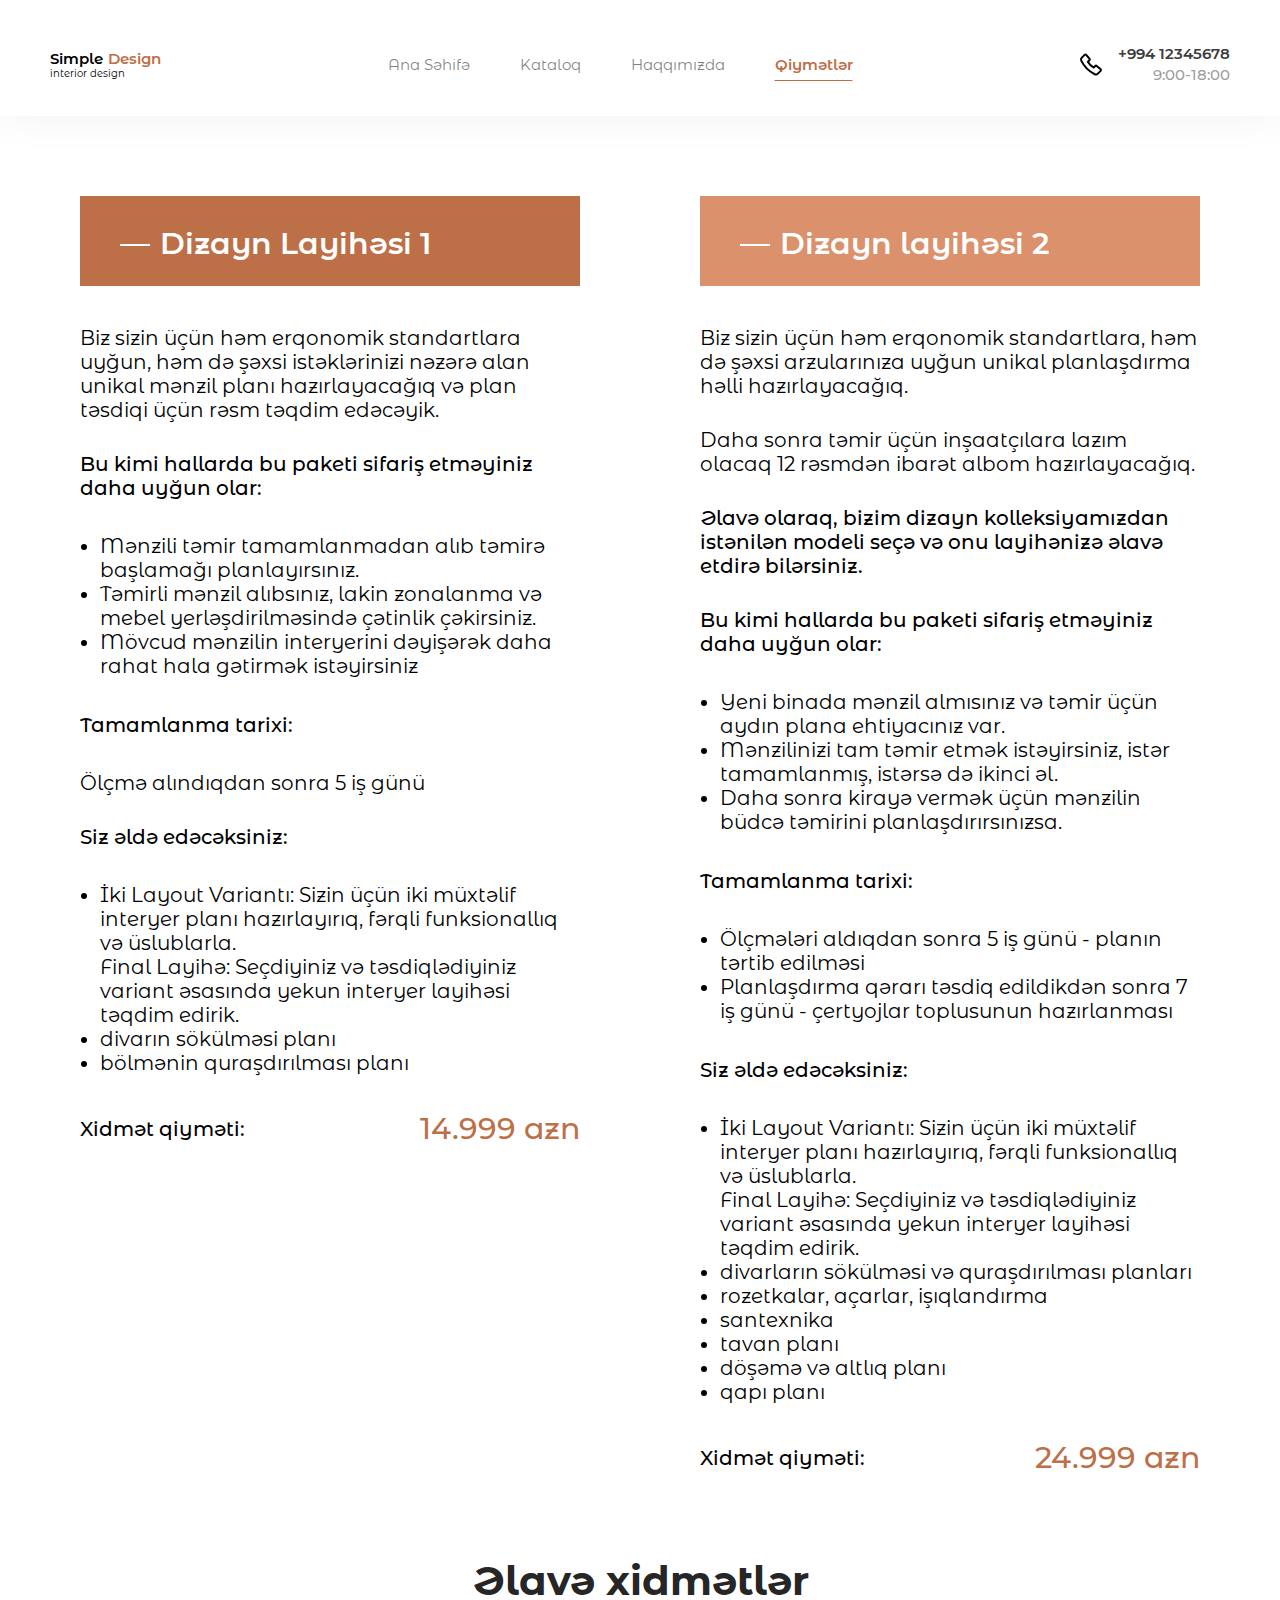
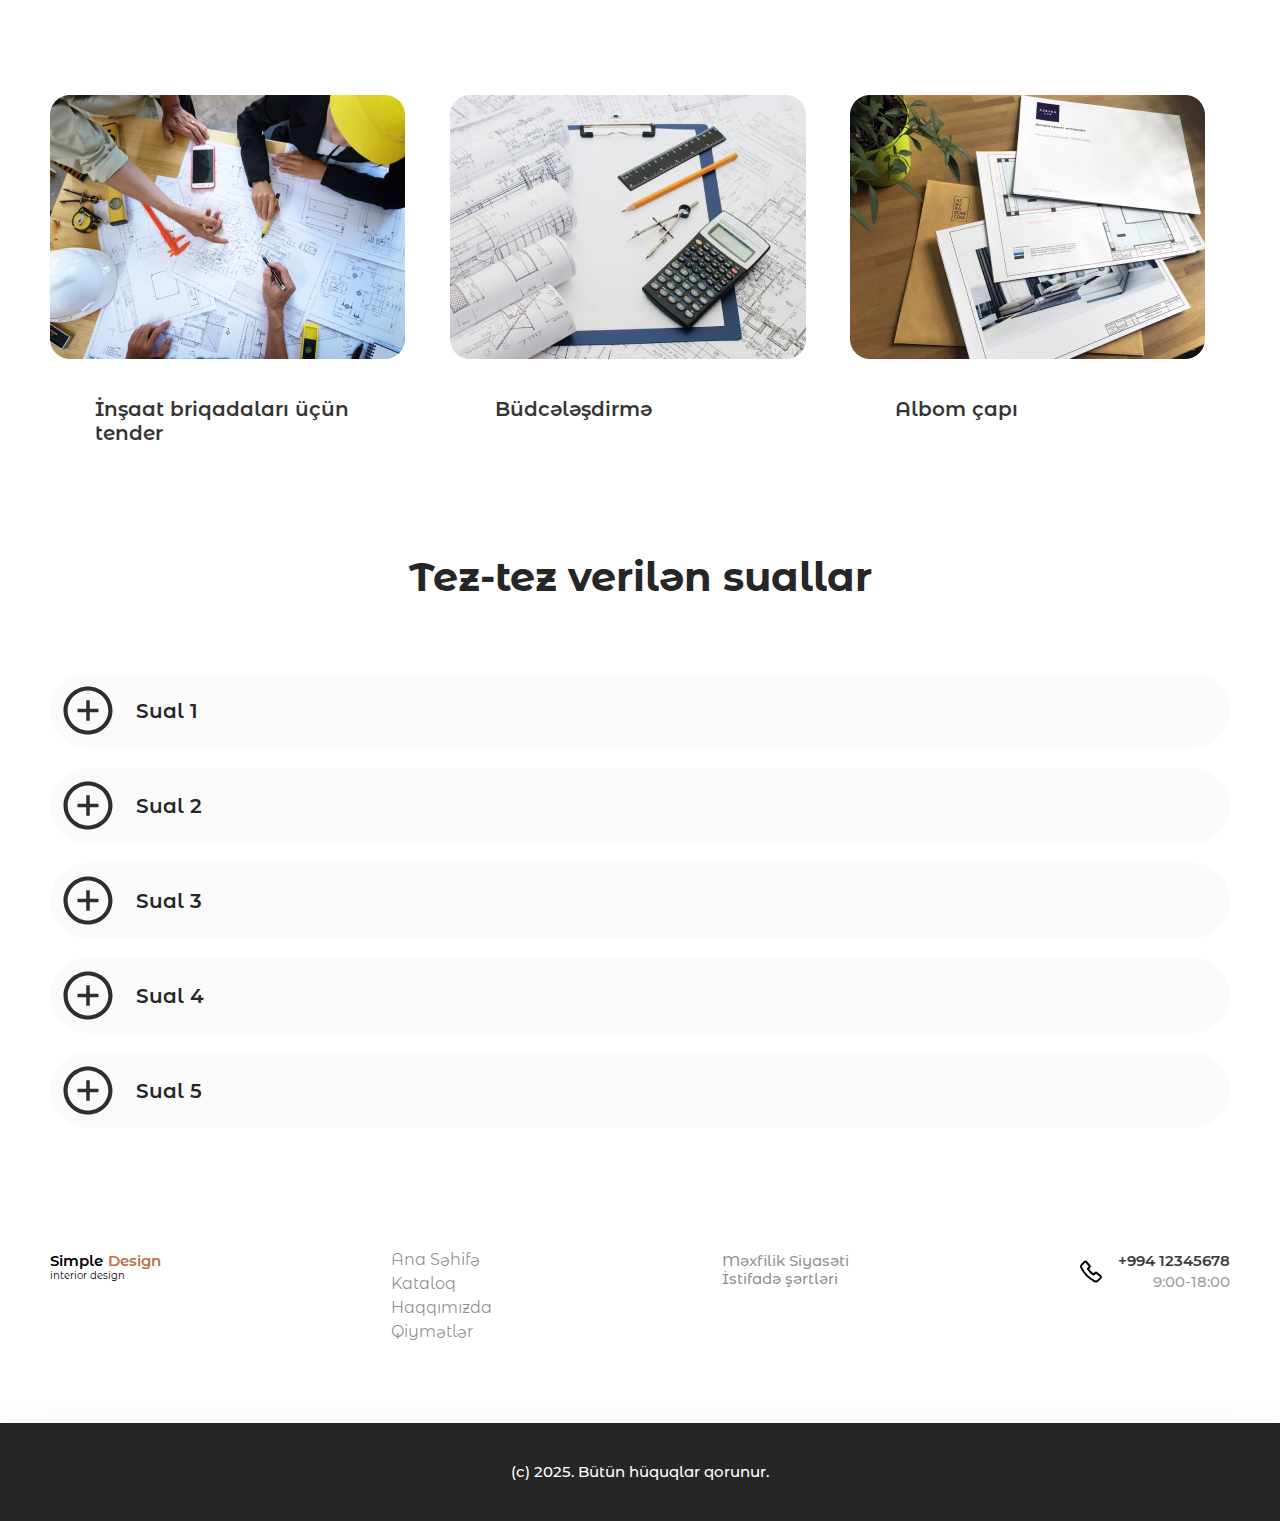
<file: services.html>
<!DOCTYPE html>
<html lang="en">
  <head>
    <meta charset="UTF-8" />
    <meta http-equiv="X-UA-Compatible" content="IE=edge" />
    <meta name="viewport" content="width=device-width, initial-scale=1.0" />
    <title>Simple Design Services</title>
    <link rel="stylesheet" href="./reset.css" />
    <link rel="stylesheet" href="./general.css" />
    <link rel="stylesheet" href="./services.css" />
    <link rel="icon" href="./images/furniture-ico-title.webp" type="image/x-icon">
  </head>
  <body>
    <header class="header">
      <div class="container">
        <div class="header-container">
          <a href="./index.html" class="logo__link">
            <h1 class="logo__text">
              <span class="logo__text_black">Simple</span
              ><span class="logo__text_orange">Design</span>
            </h1>
            <p class="logo__desc">interior design</p>
          </a>
          <nav class="nav">
            <ul class="menu">
              <li class="menu__item">
                <a href="./index.html" class="menu__link">Ana Səhifə</a>
              </li>
              <li class="menu__item">
                <a href="./catalog.html" class="menu__link">Kataloq</a>
              </li>
              <li class="menu__item">
                <a href="./about.html" class="menu__link">Haqqımızda</a>
              </li>
              <li class="menu__item">
                <a href="#" class="menu__link menu__link_active">Qiymətlər</a>
              </li>
            </ul>
          </nav>
          <div class="contacts">
            <a class="contacts-container" href="tel:77005053000">
              <img
                src="./images/phone.svg"
                alt="phone"
                class="contacts__icon"
              />
              <div class="contacts__content">
                <p class="contacts__phone">+994 12345678</p>
                <p class="contacts__available">9:00-18:00</p>
              </div>
            </a>
          </div>
          <div class="burger">
            <img src="./images/burger.svg" alt="burger button" class="burger__img">
          </div>
        </div>
      </div>
    </header>
    <main class="main">
      <section class="services">
        <div class="container">
          <div class="services-container">
            <div class="services-left">
              <h2 class="services-left__head services__head">Dizayn Layihəsi 1</h2>
              <p class="services__text services__text_normal">
                Biz sizin üçün həm erqonomik standartlara uyğun, həm də şəxsi istəklərinizi nəzərə alan unikal mənzil planı hazırlayacağıq və plan təsdiqi üçün rəsm təqdim edəcəyik.
              </p>
              <h4 class="services__subtitle services__text_bold">
               Bu kimi hallarda bu paketi sifariş etməyiniz daha uyğun olar:
              </h4>
              <ul class="services__list">
                <li class="services__item services__text">
                  Mənzili təmir tamamlanmadan alıb təmirə başlamağı planlayırsınız.
                </li>
                <li class="services__item services__text">
                  Təmirli mənzil alıbsınız, lakin zonalanma və mebel yerləşdirilməsində çətinlik çəkirsiniz.
                </li>
                <li class="services__item services__text">
                  Mövcud mənzilin interyerini dəyişərək daha rahat hala gətirmək istəyirsiniz
                </li>
              </ul>
              <h4 class="services__subtitle services__text_bold">
                Tamamlanma tarixi:
              </h4>
              <p class="services__text services__text_normal">
                Ölçmə alındıqdan sonra 5 iş günü
              </p>
              <h4 class="services__subtitle services__text_bold">
                Siz əldə edəcəksiniz:
              </h4>
              <ul class="services__list">
                <li class="services__item services__text">
                  
İki Layout Variantı: Sizin üçün iki müxtəlif interyer planı hazırlayırıq, fərqli funksionallıq və üslublarla.<br>

Final Layihə: Seçdiyiniz və təsdiqlədiyiniz variant əsasında yekun interyer layihəsi təqdim edirik.
                </li>
                <li class="services__item services__text">
                  divarın sökülməsi planı
                </li>
                <li class="services__item services__text">
                  bölmənin quraşdırılması planı
                </li>
              </ul>
              <div class="services-price__container">
                <div class="services__text_bold">Xidmət qiyməti:</div>
                <div class="services__price">14.999 azn</div>
              </div>
            </div>
            <div class="services-right">
              <h2 class="services-right__head services__head">Dizayn layihəsi 2</h2>
              <p class="services__text services__text_normal">
                Biz sizin üçün həm erqonomik standartlara, həm də şəxsi arzularınıza uyğun unikal planlaşdırma həlli hazırlayacağıq.
              </p>
              <p class="services__text services__text_normal">
                Daha sonra təmir üçün inşaatçılara lazım olacaq 12 rəsmdən ibarət albom hazırlayacağıq.
              </p>
              <p class="services__text_bold services__text_normal">
                Əlavə olaraq, bizim dizayn kolleksiyamızdan istənilən modeli seçə və onu layihənizə əlavə etdirə bilərsiniz.
              </p>
              <h4 class="services__subtitle services__text_bold">
                Bu kimi hallarda bu paketi sifariş etməyiniz daha uyğun olar:
              </h4>
              <ul class="services__list">
                <li class="services__item services__text">
                  
Yeni binada mənzil almısınız və təmir üçün aydın plana ehtiyacınız var.
                </li>
                <li class="services__item services__text">
                  Mənzilinizi tam təmir etmək istəyirsiniz, istər tamamlanmış, istərsə də ikinci əl.
                </li>
                <li class="services__item services__text">
                  Daha sonra kirayə vermək üçün mənzilin büdcə təmirini planlaşdırırsınızsa.
                </li>
              </ul>
              <h4 class="services__subtitle services__text_bold">
                Tamamlanma tarixi:
              </h4>
              <ul class="services__list">
                <li class="services__item services__text">
                  Ölçmələri aldıqdan sonra 5 iş günü - planın tərtib edilməsi
                </li>
                <li class="services__item services__text">
                  Planlaşdırma qərarı təsdiq edildikdən sonra 7 iş günü -
                  çertyojlar toplusunun hazırlanması
                </li>
              </ul>
              <h4 class="services__subtitle services__text_bold">
                Siz əldə edəcəksiniz:
              </h4>
              <ul class="services__list">
                <li class="services__item services__text">
                                   
İki Layout Variantı: Sizin üçün iki müxtəlif interyer planı hazırlayırıq, fərqli funksionallıq və üslublarla.<br>

Final Layihə: Seçdiyiniz və təsdiqlədiyiniz variant əsasında yekun interyer layihəsi təqdim edirik.
                </li>
                <li class="services__item services__text">
                  divarların sökülməsi və quraşdırılması planları
                </li>
                <li class="services__item services__text">
                  rozetkalar, açarlar, işıqlandırma
                </li>
                <li class="services__item services__text">santexnika</li>
                <li class="services__item services__text">tavan planı</li>
                <li class="services__item services__text">
                  döşəmə və altlıq planı
                </li>
                <li class="services__item services__text">qapı planı</li>
              </ul>
              <div class="services-price__container">
                <div class="services__text_bold">Xidmət qiyməti:</div>
                <div class="services__price">24.999 azn</div>
              </div>
            </div>
          </div>
        </div>
      </section>
      <section class="more-services">
        <div class="container">
          <h2 class="section__title more-services__title">
            Əlavə xidmətlər
          </h2>
          <div class="more-services-container">
            <div class="more-services__item">
              <a href="./tender.html" class="more-services__link"></a>
              <img
                src="./images/services-more-01.jpg"
                alt="service"
                class="more-services__img"
              />
              <h3 class="more-services__name">İnşaat briqadaları üçün tender</h3>
            </div>
            <div class="more-services__item">
              <a href="./estimates.html" class="more-services__link"></a>
              <img
                src="./images/services-more-02.jpg"
                alt="service"
                class="more-services__img"
              />
              <h3 class="more-services__name">Büdcələşdirmə</h3>
            </div>
            <div class="more-services__item">
              <a href="./album.html" class="more-services__link"></a>
              <img
                src="./images/services-more-03.jpg"
                alt="service"
                class="more-services__img"
              />
              <h3 class="more-services__name">Albom çapı</h3>
            </div>
          </div>
        </div>
      </section>
      <section class="questions">
        <div class="container">
          <h2 class="questions__title section__title">
            Tez-tez verilən suallar
          </h2>
          <div class="qusestions-items">
            <div class="question-item">
              <div class="question__head">
                <svg
                  class="acc-close__btn"
                  width="56"
                  height="55"
                  viewBox="0 0 56 55"
                  fill="none"
                  xmlns="http://www.w3.org/2000/svg"
                >
                  <path
                    d="M38.0625 25.7812H29.75V17.6172C29.75 17.3809 29.5531 17.1875 29.3125 17.1875H26.6875C26.4469 17.1875 26.25 17.3809 26.25 17.6172V25.7812H17.9375C17.6969 25.7812 17.5 25.9746 17.5 26.2109V28.7891C17.5 29.0254 17.6969 29.2188 17.9375 29.2188H26.25V37.3828C26.25 37.6191 26.4469 37.8125 26.6875 37.8125H29.3125C29.5531 37.8125 29.75 37.6191 29.75 37.3828V29.2188H38.0625C38.3031 29.2188 38.5 29.0254 38.5 28.7891V26.2109C38.5 25.9746 38.3031 25.7812 38.0625 25.7812Z"
                    fill="#2E2E2E"
                  />
                  <path
                    d="M28 3.4375C14.4703 3.4375 3.5 14.2119 3.5 27.5C3.5 40.7881 14.4703 51.5625 28 51.5625C41.5297 51.5625 52.5 40.7881 52.5 27.5C52.5 14.2119 41.5297 3.4375 28 3.4375ZM28 47.4805C16.7672 47.4805 7.65625 38.5322 7.65625 27.5C7.65625 16.4678 16.7672 7.51953 28 7.51953C39.2328 7.51953 48.3438 16.4678 48.3438 27.5C48.3438 38.5322 39.2328 47.4805 28 47.4805Z"
                    fill="#2E2E2E"
                  />
                </svg>
                <span>Sual 1</span>
              </div>
              <div class="question__body question-body_active">
                1Lorem ipsum dolor sit amet, consectetur adipiscing elit.
                Malesuada nibh at ornare turpis sit lacus, in viverra volutpat.
                Id sed quam consectetur condimentum tellus pellentesque a,
                convallis metus. Hac dui sit cursus ac id aliquet. A convallis
                suspendisse in nulla risus, senectus vitae. Condimentum in
                aliquet egestas aliquam at eu. Id bibendum iaculis netus ipsum
                quis amet lectus nisi mattis. Sit porttitor a vulputate aliquam
                elementum, odio lacus.
              </div>
            </div>
            <div class="question-item">
              <div class="question__head">
                <svg
                  class="acc-close__btn"
                  width="56"
                  height="55"
                  viewBox="0 0 56 55"
                  fill="none"
                  xmlns="http://www.w3.org/2000/svg"
                >
                  <path
                    d="M38.0625 25.7812H29.75V17.6172C29.75 17.3809 29.5531 17.1875 29.3125 17.1875H26.6875C26.4469 17.1875 26.25 17.3809 26.25 17.6172V25.7812H17.9375C17.6969 25.7812 17.5 25.9746 17.5 26.2109V28.7891C17.5 29.0254 17.6969 29.2188 17.9375 29.2188H26.25V37.3828C26.25 37.6191 26.4469 37.8125 26.6875 37.8125H29.3125C29.5531 37.8125 29.75 37.6191 29.75 37.3828V29.2188H38.0625C38.3031 29.2188 38.5 29.0254 38.5 28.7891V26.2109C38.5 25.9746 38.3031 25.7812 38.0625 25.7812Z"
                    fill="#2E2E2E"
                  />
                  <path
                    d="M28 3.4375C14.4703 3.4375 3.5 14.2119 3.5 27.5C3.5 40.7881 14.4703 51.5625 28 51.5625C41.5297 51.5625 52.5 40.7881 52.5 27.5C52.5 14.2119 41.5297 3.4375 28 3.4375ZM28 47.4805C16.7672 47.4805 7.65625 38.5322 7.65625 27.5C7.65625 16.4678 16.7672 7.51953 28 7.51953C39.2328 7.51953 48.3438 16.4678 48.3438 27.5C48.3438 38.5322 39.2328 47.4805 28 47.4805Z"
                    fill="#2E2E2E"
                  />
                </svg>
                <span>Sual 2</span>
              </div>
              <div class="question__body">
                2Lorem ipsum dolor sit amet, consectetur adipiscing elit.
                Malesuada nibh at ornare turpis sit lacus, in viverra volutpat.
                Id sed quam consectetur condimentum tellus pellentesque a,
                convallis metus. Hac dui sit cursus ac id aliquet. A convallis
                suspendisse in nulla risus, senectus vitae. Condimentum in
                aliquet egestas aliquam at eu. Id bibendum iaculis netus ipsum
                quis amet lectus nisi mattis. Sit porttitor a vulputate aliquam
                elementum, odio lacus.
              </div>
            </div>
            <div class="question-item">
              <div class="question__head">
                <svg
                  class="acc-close__btn"
                  width="56"
                  height="55"
                  viewBox="0 0 56 55"
                  fill="none"
                  xmlns="http://www.w3.org/2000/svg"
                >
                  <path
                    d="M38.0625 25.7812H29.75V17.6172C29.75 17.3809 29.5531 17.1875 29.3125 17.1875H26.6875C26.4469 17.1875 26.25 17.3809 26.25 17.6172V25.7812H17.9375C17.6969 25.7812 17.5 25.9746 17.5 26.2109V28.7891C17.5 29.0254 17.6969 29.2188 17.9375 29.2188H26.25V37.3828C26.25 37.6191 26.4469 37.8125 26.6875 37.8125H29.3125C29.5531 37.8125 29.75 37.6191 29.75 37.3828V29.2188H38.0625C38.3031 29.2188 38.5 29.0254 38.5 28.7891V26.2109C38.5 25.9746 38.3031 25.7812 38.0625 25.7812Z"
                    fill="#2E2E2E"
                  />
                  <path
                    d="M28 3.4375C14.4703 3.4375 3.5 14.2119 3.5 27.5C3.5 40.7881 14.4703 51.5625 28 51.5625C41.5297 51.5625 52.5 40.7881 52.5 27.5C52.5 14.2119 41.5297 3.4375 28 3.4375ZM28 47.4805C16.7672 47.4805 7.65625 38.5322 7.65625 27.5C7.65625 16.4678 16.7672 7.51953 28 7.51953C39.2328 7.51953 48.3438 16.4678 48.3438 27.5C48.3438 38.5322 39.2328 47.4805 28 47.4805Z"
                    fill="#2E2E2E"
                  />
                </svg>
                <span>Sual 3</span>
              </div>
              <div class="question__body">
                3Lorem ipsum dolor sit amet, consectetur adipiscing elit.
                Malesuada nibh at ornare turpis sit lacus, in viverra volutpat.
                Id sed quam consectetur condimentum tellus pellentesque a,
                convallis metus. Hac dui sit cursus ac id aliquet. A convallis
                suspendisse in nulla risus, senectus vitae. Condimentum in
                aliquet egestas aliquam at eu. Id bibendum iaculis netus ipsum
                quis amet lectus nisi mattis. Sit porttitor a vulputate aliquam
                elementum, odio lacus.
              </div>
            </div>
            <div class="question-item">
              <div class="question__head">
                <svg
                  class="acc-close__btn"
                  width="56"
                  height="55"
                  viewBox="0 0 56 55"
                  fill="none"
                  xmlns="http://www.w3.org/2000/svg"
                >
                  <path
                    d="M38.0625 25.7812H29.75V17.6172C29.75 17.3809 29.5531 17.1875 29.3125 17.1875H26.6875C26.4469 17.1875 26.25 17.3809 26.25 17.6172V25.7812H17.9375C17.6969 25.7812 17.5 25.9746 17.5 26.2109V28.7891C17.5 29.0254 17.6969 29.2188 17.9375 29.2188H26.25V37.3828C26.25 37.6191 26.4469 37.8125 26.6875 37.8125H29.3125C29.5531 37.8125 29.75 37.6191 29.75 37.3828V29.2188H38.0625C38.3031 29.2188 38.5 29.0254 38.5 28.7891V26.2109C38.5 25.9746 38.3031 25.7812 38.0625 25.7812Z"
                    fill="#2E2E2E"
                  />
                  <path
                    d="M28 3.4375C14.4703 3.4375 3.5 14.2119 3.5 27.5C3.5 40.7881 14.4703 51.5625 28 51.5625C41.5297 51.5625 52.5 40.7881 52.5 27.5C52.5 14.2119 41.5297 3.4375 28 3.4375ZM28 47.4805C16.7672 47.4805 7.65625 38.5322 7.65625 27.5C7.65625 16.4678 16.7672 7.51953 28 7.51953C39.2328 7.51953 48.3438 16.4678 48.3438 27.5C48.3438 38.5322 39.2328 47.4805 28 47.4805Z"
                    fill="#2E2E2E"
                  />
                </svg>
                <span>Sual 4</span>
              </div>
              <div class="question__body">
                4Lorem ipsum dolor sit amet, consectetur adipiscing elit.
                Malesuada nibh at ornare turpis sit lacus, in viverra volutpat.
                Id sed quam consectetur condimentum tellus pellentesque a,
                convallis metus. Hac dui sit cursus ac id aliquet. A convallis
                suspendisse in nulla risus, senectus vitae. Condimentum in
                aliquet egestas aliquam at eu. Id bibendum iaculis netus ipsum
                quis amet lectus nisi mattis. Sit porttitor a vulputate aliquam
                elementum, odio lacus.
              </div>
            </div>
            <div class="question-item">
              <div class="question__head">
                <svg
                  class="acc-close__btn"
                  width="56"
                  height="55"
                  viewBox="0 0 56 55"
                  fill="none"
                  xmlns="http://www.w3.org/2000/svg"
                >
                  <path
                    d="M38.0625 25.7812H29.75V17.6172C29.75 17.3809 29.5531 17.1875 29.3125 17.1875H26.6875C26.4469 17.1875 26.25 17.3809 26.25 17.6172V25.7812H17.9375C17.6969 25.7812 17.5 25.9746 17.5 26.2109V28.7891C17.5 29.0254 17.6969 29.2188 17.9375 29.2188H26.25V37.3828C26.25 37.6191 26.4469 37.8125 26.6875 37.8125H29.3125C29.5531 37.8125 29.75 37.6191 29.75 37.3828V29.2188H38.0625C38.3031 29.2188 38.5 29.0254 38.5 28.7891V26.2109C38.5 25.9746 38.3031 25.7812 38.0625 25.7812Z"
                    fill="#2E2E2E"
                  />
                  <path
                    d="M28 3.4375C14.4703 3.4375 3.5 14.2119 3.5 27.5C3.5 40.7881 14.4703 51.5625 28 51.5625C41.5297 51.5625 52.5 40.7881 52.5 27.5C52.5 14.2119 41.5297 3.4375 28 3.4375ZM28 47.4805C16.7672 47.4805 7.65625 38.5322 7.65625 27.5C7.65625 16.4678 16.7672 7.51953 28 7.51953C39.2328 7.51953 48.3438 16.4678 48.3438 27.5C48.3438 38.5322 39.2328 47.4805 28 47.4805Z"
                    fill="#2E2E2E"
                  />
                </svg>
                <span>Sual 5</span>
              </div>
              <div class="question__body">
                5Lorem ipsum dolor sit amet, consectetur adipiscing elit.
                Malesuada nibh at ornare turpis sit lacus, in viverra volutpat.
                Id sed quam consectetur condimentum tellus pellentesque a,
                convallis metus. Hac dui sit cursus ac id aliquet. A convallis
                suspendisse in nulla risus, senectus vitae. Condimentum in
                aliquet egestas aliquam at eu. Id bibendum iaculis netus ipsum
                quis amet lectus nisi mattis. Sit porttitor a vulputate aliquam
                elementum, odio lacus.
              </div>
            </div>
          </div>
        </div>
      </section> 
    </main>
    <footer class="footer">
    <div class="container">
      <div class="footer-container__top">
        <a href="#" class="logo__link">
          <h1 class="logo__text">
            <span class="logo__text_black">Simple</span><span class="logo__text_orange">Design</span>
          </h1>
          <p class="logo__desc">interior design</p>
        </a>
        <nav>
          <ul class="footer-nav">
            <li class="footer-nav__item">
              <a href="./index.html" class="footer-nav__link">Ana Səhifə</a>
            </li>
            <li class="footer-nav__item">
              <a href="./catalog.html" class="footer-nav__link">Kataloq</a>
            </li>
            <li class="footer-nav__item">
              <a href="./about.html" class="footer-nav__link">Haqqımızda</a>
            </li>
            <li class="footer-nav__item">
              <a href="./services.html" class="footer-nav__link">Qiymətlər</a>
            </li>
          </ul>
        </nav>
        <div class="privacy__policy">
          <p>Məxfilik Siyasəti</p>
          <p>İstifadə şərtləri</p>
        </div>
        <div class="contacts">
          <a class="contacts-container" href="tel:77005053000">
            <img src="./images/phone.svg" alt="phone" class="contacts__icon" />
            <div class="contacts__content">
              <p class="contacts__phone">+994 12345678</p>
              <p class="contacts__available">9:00-18:00</p>
            </div>
          </a>
        </div>
      </div>
    </div>
    <div class="footer-bootom">
      <div class="rights">
        (c) 2025. Bütün hüquqlar qorunur.
      </div>
    </div>
  </footer>
    <script src="./burger.js"></script>
    <script src="./accordion.js"></script>
  </body>
</html>
</file>
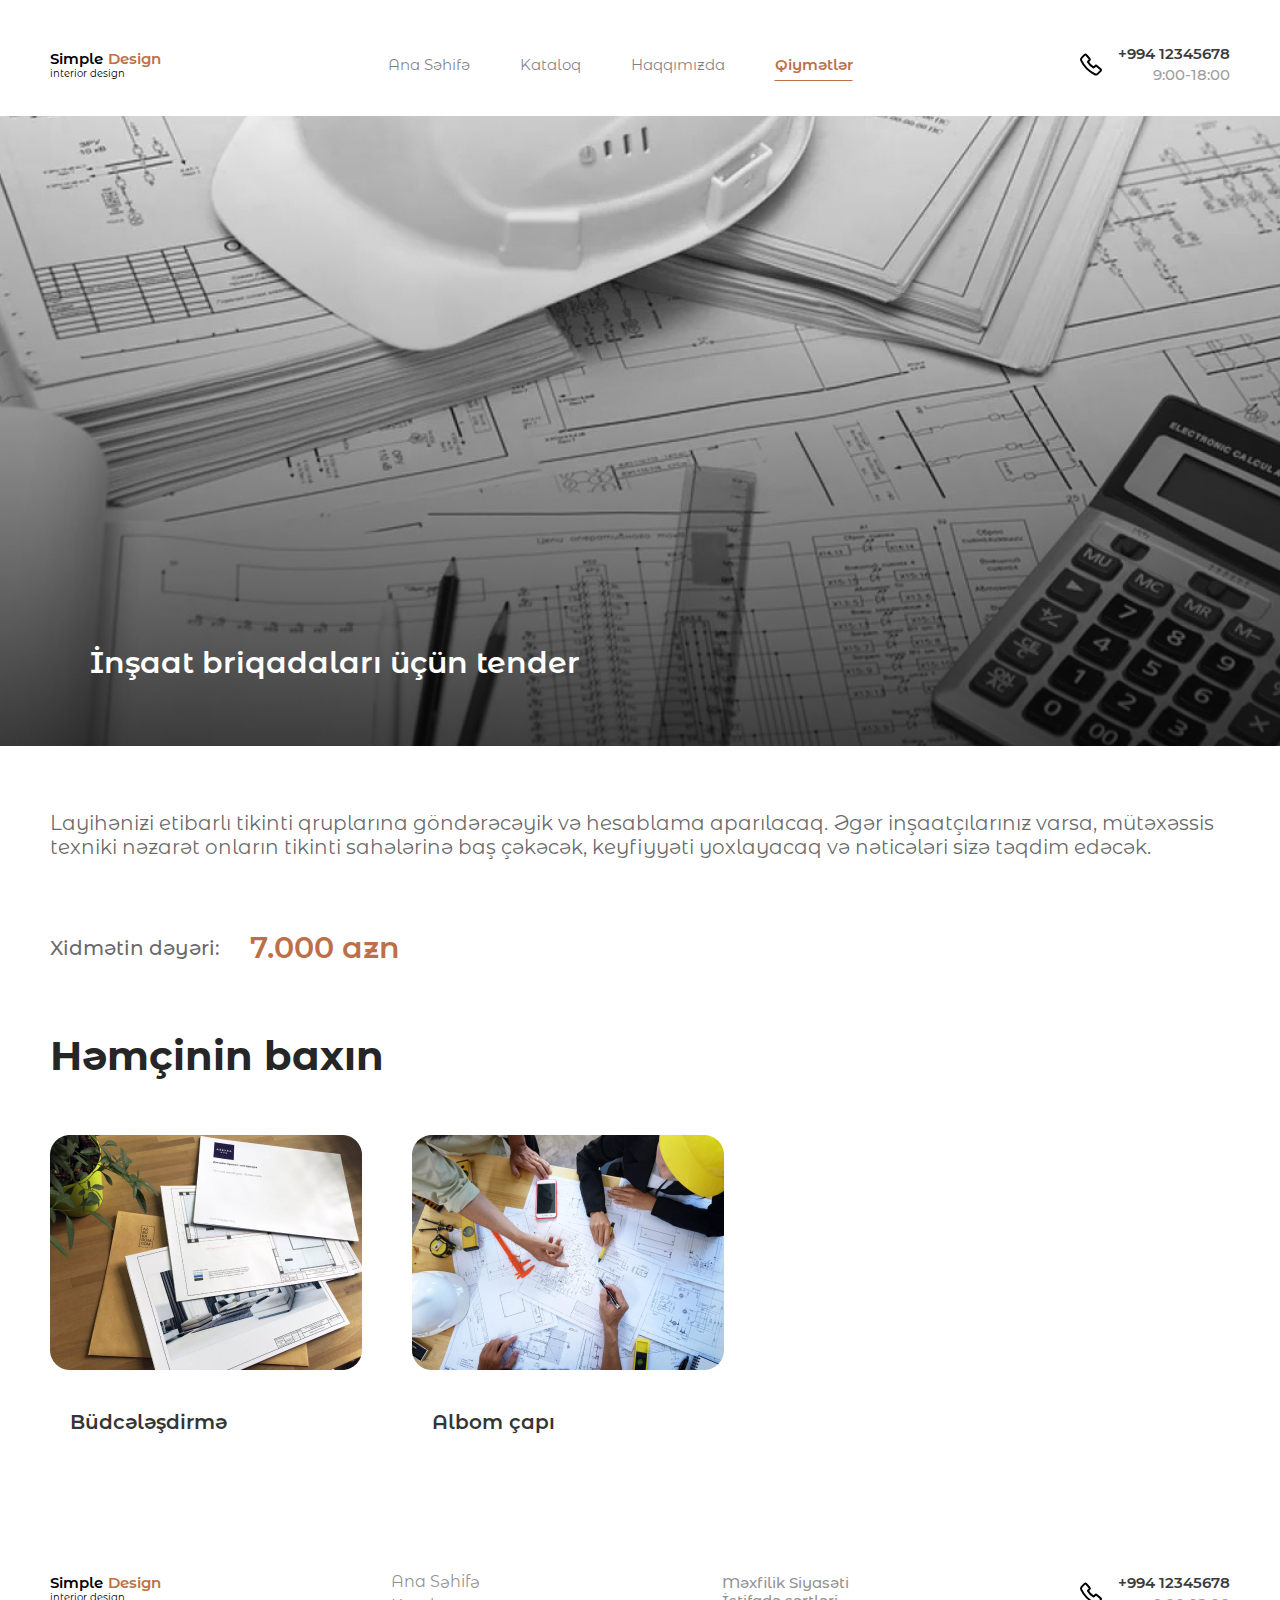
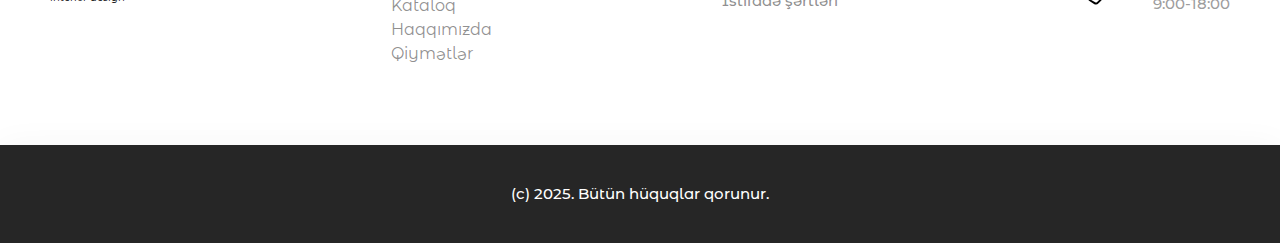
<file: tender.html>
<!DOCTYPE html>
<html lang="en">
  <head>
    <meta charset="UTF-8" />
    <meta http-equiv="X-UA-Compatible" content="IE=edge" />
    <meta name="viewport" content="width=device-width, initial-scale=1.0" />
    <title>Simple Design tender</title>
    <link rel="stylesheet" href="./reset.css" />
    <link rel="stylesheet" href="./general.css" />
    <link rel="stylesheet" href="./tender.css" />
    <link rel="icon" href="./images/furniture-ico-title.webp" type="image/x-icon">
  </head>
  <body>
    <header class="header">
      <div class="container">
        <div class="header-container">
          <a href="./index.html" class="logo__link">
            <h1 class="logo__text">
              <span class="logo__text_black">Simple</span
              ><span class="logo__text_orange">Design</span>
            </h1>
            <p class="logo__desc">interior design</p>
          </a>
          <nav class="nav">
            <ul class="menu">
              <li class="menu__item">
                <a href="./index.html" class="menu__link">Ana Səhifə</a>
              </li>
              <li class="menu__item">
                <a href="./catalog.html" class="menu__link">Kataloq</a>
              </li>
              <li class="menu__item">
                <a href="./about.html" class="menu__link">Haqqımızda</a>
              </li>
              <li class="menu__item">
                <a href="#" class="menu__link menu__link_active">Qiymətlər</a>
              </li>
            </ul>
          </nav>
          <div class="contacts">
            <a class="contacts-container" href="tel:77005053000">
              <img
                src="./images/phone.svg"
                alt="phone"
                class="contacts__icon"
              />
              <div class="contacts__content">
                <p class="contacts__phone">+994 12345678</p>
                <p class="contacts__available">9:00-18:00</p>
              </div>
            </a>
          </div>
          <div class="burger">
            <img src="./images/burger.svg" alt="burger button" class="burger__img">
          </div>
        </div>
      </div>
    </header>
    <main class="main">
      <section class="intro">
        <div class="container-bg">
          <div class="intro-container">
            <h2 class="intro__title">İnşaat briqadaları üçün tender</h2>
          </div>
        </div>
        <div class="container">
          <p class="intro__info">
         
Layihənizi etibarlı tikinti qruplarına göndərəcəyik və hesablama aparılacaq. Əgər inşaatçılarınız varsa, mütəxəssis texniki nəzarət onların tikinti sahələrinə baş çəkəcək, keyfiyyəti yoxlayacaq və nəticələri sizə təqdim edəcək.
          </p>
          <div class="intro-price__info">
            <div class="intro-price__text">Xidmətin dəyəri:</div>
            <div class="intro__price">7.000 azn</div>
          </div>
        </div>
      </section>
      <section class="see-also">
        <div class="container">
          <h2 class="see-also__title section__title">Həmçinin baxın</h2>
          <div class="see-also-container">
            <div class="see-also__item">
              <a href="./estimates.html" class="see-also__link"></a>
              <img
                src="./images/see-also-02.jpg"
                alt="Budgeting"
                class="see-also__img"
              />
              <h4 class="see-also__item-title">Büdcələşdirmə</h4>
            </div>
            <div class="see-also__item">
                <a href="./album.html" class="see-also__link"></a>
                <img
                  src="./images/see-also-03.jpg"
                  alt="Budgeting"
                  class="see-also__img"
                />
                <h4 class="see-also__item-title">Albom çapı</h4>
              </div>
          </div>
        </div>
      </section> 
    </main>
    <footer class="footer">
    <div class="container">
      <div class="footer-container__top">
        <a href="#" class="logo__link">
          <h1 class="logo__text">
            <span class="logo__text_black">Simple</span><span class="logo__text_orange">Design</span>
          </h1>
          <p class="logo__desc">interior design</p>
        </a>
        <nav>
          <ul class="footer-nav">
            <li class="footer-nav__item">
              <a href="./index.html" class="footer-nav__link">Ana Səhifə</a>
            </li>
            <li class="footer-nav__item">
              <a href="./catalog.html" class="footer-nav__link">Kataloq</a>
            </li>
            <li class="footer-nav__item">
              <a href="./about.html" class="footer-nav__link">Haqqımızda</a>
            </li>
            <li class="footer-nav__item">
              <a href="./services.html" class="footer-nav__link">Qiymətlər</a>
            </li>
          </ul>
        </nav>
        <div class="privacy__policy">
          <p>Məxfilik Siyasəti</p>
          <p>İstifadə şərtləri</p>
        </div>
        <div class="contacts">
          <a class="contacts-container" href="tel:77005053000">
            <img src="./images/phone.svg" alt="phone" class="contacts__icon" />
            <div class="contacts__content">
              <p class="contacts__phone">+994 12345678</p>
              <p class="contacts__available">9:00-18:00</p>
            </div>
          </a>
        </div>
      </div>
    </div>
    <div class="footer-bootom">
      <div class="rights">
        (c) 2025. Bütün hüquqlar qorunur.
      </div>
    </div>
  </footer>
    <script src="./burger.js"></script>
  </body>
</html>
</file>
<file: general.css>
@import url(https://fonts.googleapis.com/css?family=Montserrat+Alternates:regular,500,600,700);
@import url(https://fonts.googleapis.com/css?family=Montserrat:regular,500);

*,
*::after,
*::before {
    box-sizing: border-box;
}

body {
    font-family: 'Montserrat Alternates', sans-serif;
    color: #000000;
}

.container {
    max-width: 1200px;
    padding: 0 10px;
    margin: 0 auto;
}

.container-bg{
    max-width: 1440px;
    margin: 0 auto;
}

.btn{
    display: inline-block;
    padding: 28px 50px;
    font-weight: 600;
    font-size: 15px;
    line-height: 18px;
    color: #FFFFFF;
    background: #BD7048;
    border-radius: 100px;
    transition: 0.3s;
}

.btn:hover{
    background: #ac653f;
}

.section__title{
    font-weight: 700;
    font-size: 40px;
    line-height: 49px;
    color: #262626;
}



.header {
    box-shadow: 0px 4px 37px rgba(0, 0, 0, 0.05);
    padding: 45px 0 32px;
}

.header-container {
    display: flex;
    align-items: center;
    justify-content: space-between;
}

.menu {
    display: flex;
}

.logo__link {
    color: inherit;
}

.logo__text {
    font-weight: 600;
    font-size: 15px;
    line-height: 18px;
}

.logo__text_black {
    color: black;
}

.logo__text_orange {
    color: #BD7048;
    padding-left: 5px;
}

.logo__desc {
    font-size: 10px;
    line-height: 12px;
}

.menu__item {
    display: inline-block;
    font-size: 15px;
    line-height: 18px;
    margin: 0 25px;
}

.menu__link {
    color: rgba(0, 0, 0, 0.5);
    transition: 0.3s;
}

.menu__link:hover {
    color: #BD7048;
    font-weight: 600;
}

.menu__link_active {
    font-weight: 600;
    color: #BD7048;
    text-underline-offset: 10px;
    text-decoration: underline;
}

.contacts-container {
    display: flex;
}

.contacts__icon {
    transition: 0.25s;
}

.contacts-container:hover .contacts__icon {
    transform: translateY(-10%);
}

.contacts__content {
    margin-left: 15px;
    text-align: right;
    font-size: 15px;
    line-height: 18px;
}

.contacts__phone {
    font-weight: 600;
    color: #3B3B3B;
    margin-bottom: 3px;
    transition: 0.25s;
}

.contacts-container:hover .contacts__phone {
    color: #BD7048;
}

.contacts__available {
    font-weight: 500;
    color: rgba(59, 59, 59, 0.5);
}

.burger{
    cursor: pointer;
    display: none;
}



.questions {
    margin-bottom: 74px;
}

.question-item{
    overflow: hidden;
    margin-bottom: 20px;
    cursor: pointer;
}

.questions__title {
    text-align: center;
    margin-bottom: 72px;
}

.question__head {
    display: flex;
    align-items: center;
    font-weight: 600;
    font-size: 20px;
    line-height: 24px;
    color: #262626;
    background: #FAFAFA;
    border-radius: 100px;
    padding: 10px;
}
.question__head span{
    padding-left: 20px;
}

.question__body {
    transition: 0.3s;
    max-height: 0;
    padding: 0 20px;
    font-weight: 500;
    font-size: 20px;
    line-height: 24px;
    color: rgba(38, 38, 38, 0.7);
}

.acc-close__btn{
    transition: 0.3s;
}


.footer-container__top {
    display: flex;
    justify-content: space-between;
    padding: 50px 0 75px;
}

.footer-nav__item {
    margin-bottom: 8px;
}
.footer-nav__link {
    color: rgba(33, 33, 33, 0.5);
}
.footer-nav__link:hover { 
    color: rgba(245, 153, 49, 0.5);
}
.privacy__policy {
    font-weight: 500;
    font-size: 15px;
    line-height: 18px;
    color: rgba(33, 33, 33, 0.5);
}

.footer-bootom{
    padding: 40px 0;
    background: #262626;
    box-shadow: 0px 4px 37px rgba(0, 0, 0, 0.05);   
}

.rights{
    text-align: center;
    font-weight: 500;
    font-size: 15px;
    line-height: 18px;
    color: #FFFFFF;
}

::-webkit-scrollbar {
    width: 10px;
  }
  
  ::-webkit-scrollbar-track {
    border-radius: 10px;
  }
   
  ::-webkit-scrollbar-thumb {
    background: rgb(221, 137, 27); 
    border-radius: 10px;
  }
  
  
  ::-webkit-scrollbar-thumb:hover {
    background: #b30000; 
  }



@media (max-width: 960px) {
    .btn{
        padding: 20px 40px;
    }
}

@media (max-width: 768px){
    .burger{
        display: block;
    }

    .burger{
        position: absolute;
        right: 5%;
        top: 5%;
        z-index: 999;
    }

    .menu{
        position: fixed;
        transform: translateY(-100%);
        top: 0;
        right: 0;
        bottom: 0;
        left: 0;
        background-color: #fff;
        align-items: center;
        justify-content: center;
        flex-direction: column;
        z-index: 998;
        transition: 0.3s;
    }

    .menu_active{
        transform: translateY(0);
    }

    .menu__item{
        display: block;
        font-size: 32px;
        line-height: 18px;
        margin: 25px 0;
    }

    .header-container .contacts{
        display: none;
    }

    .section__title{
        font-size: 25px;
        line-height: 30px;
    }

    .footer-container__top{
        padding: 20px 0 50px;
    }

    .footer-nav, .privacy__policy{
        display: none;
    }

    .contacts__content{
        margin-left: 0;
    }

    .footer-bootom{
        padding: 30px 0;
    }

    .rights{
        font-size: 15px;
        line-height: 18px;
    }
}
</file>
<file: about.css>
.intro {
    padding: 40px 0;
    text-align: center;
    margin-bottom: 40px;
}

.intro__subtitle {
    font-weight: 500;
    font-size: 30px;
    line-height: 37px;
    color: #000000;
    opacity: 0.7;
    margin-bottom: 20px;
}

.intro__subtitle span {
    color: #BD7048;
}

.intro__title {
    max-width: 950px;
    margin: 0 auto;
    font-weight: 500;
    font-size: 50px;
    line-height: 61px;
    color: #060606;
    margin-bottom: 100px;
}

.intro__img {
    width: 100%;
}


.concepts {
    margin-bottom: 80px;
}

.concepts-container {
    display: flex;
    justify-content: space-between;
}

.concepts-content{
    margin-right: 30px;
}

.concepts__title {
    max-width: 580px;
    font-weight: 400;
    font-size: 38px;
    line-height: 48px;
    color: #000000;
    margin-bottom: 45px;
}

.concepts__title span {
    color: #BD7048;
}

.concepts__text {
    max-width: 580px;
    font-weight: 400;
    font-size: 20px;
    line-height: 24px;
    color: #000000;
}


.team{
    margin-bottom: 100px;
}

.team__title-container {
    text-align: right;
    position: relative;
    margin-bottom: 60px;
}

.team__title {
    display: inline-block;
    position: relative;
    font-size: 43px;
    line-height: 52px;
    color: #000000;
    text-align: right;
    z-index: 2;
    background-color: #fff;
    padding-left: 30px;
}

.team__title span {
    display: block;
    color: #BD7048;
}

.team__title-container::before {
    content: '';
    position: absolute;
    top: 25%;
    left: 0;
    width: 100%;
    height: 1px;
    background-color: #000;
}

.swiper{
    height: 70vh;
    border-radius: 30px;
}

.swiper-slide{
    height: 70vh;
}

.swiper-slide img{
    width: 100%;
    height: 100%;
    border-radius: 30px;
}


.swiper-button-prev::after , .swiper-button-next::after{
    display: none;
}

.team-lead{
    margin-bottom: 65px;
}

.team-lead-container {
    display: flex;
    justify-content: space-between;
}

.team-lead__info {
    max-width: 662px;
}
.team-lead__name {
    font-size: 43px;
    line-height: 52px;
    color: #1B1B1B;
    margin-bottom: 20px;
}

.team-lead__desc-container{
    margin-bottom: 35px;
}

.team-lead__desc {
    font-size: 20px;
    line-height: 24px;
    color: #7E7E7E;
}

.team-lead__texts{
    padding-left: 30px;
    list-style: disc;
}

.team-lead__text {
    font-size: 20px;
    line-height: 24px;
    color: #000000;
}
.team-lead__img{
    width: 450px;
    height: 600px;
    border-radius: 20px;
}


.projects-info {
    margin-bottom: 50px;
}

.projects-info__title-container {
    position: relative;
    margin-bottom: 45px;
}
.projects-info__title {
    display: inline-block;
    position: relative;
    max-width: 600px;
    font-weight: 500;
    font-size: 40px;
    line-height: 49px;
    color: #363636;
    z-index: 2;
    background-color: #fff;
    padding-left: 40px;
}

.projects-info__title-container::after{
    content: '';
    position: absolute;
    top: 25%;
    right: 0;
    height: 1px;
    width: 100%;
    background-color: #000;
    z-index: 1;
}

.projects-info__title span{
    color: #BD7048;
}

.projects-info-container{
    position: relative;
    cursor: pointer;
    height: 66vh;
    background: url('./images/video.jpg');
    width: 100%;
    border-radius: 20px;
    display: flex;
    justify-content: center;
    align-items: center;
}

.play__video{
    display: flex;
    justify-content: center;
    align-items: center;
    background: radial-gradient(50% 50% at 50% 50%, #BD7048 0%, rgba(189, 112, 72, 0) 0.01%, #BD7048 100%);
    width: 152px;
    height: 152px;
    border-radius: 50%;
    transition: 0.3s;
}

.video__wrapper{
    position: absolute;
    top: 0;
    right: 0;
    bottom: 0;
    left: 0;
}

.projects-info-container:hover .play__video{
    transform: translateY(-15px);
}

@media (max-width: 1080px){
    .concepts__title{
        font-size: 30px;
        line-height: 36px;
    }

    .team-lead-container{
        flex-direction: column-reverse;
    }

    .team-lead__info{
        margin-bottom: 40px;
    }
}


@media (max-width: 960px){
    .intro{
        padding: 20px 0;
    }
    
    .intro__subtitle{
        font-size: 24px;
        line-height: 28px;
    }

    .intro__title{
        font-size: 32px;
        line-height: 48px;
        margin-bottom: 40px;
    }

    .concepts-container{
        flex-direction: column;
    }

    .concepts__title{
        max-width: 90%;
    }

    .concepts__text{
        max-width: 90%;
        margin-bottom: 40px;
    }

    .team{
        margin-bottom: 50px;
    }
    
    .team__title-container {
        text-align: left;
        margin-bottom: 40px;
    }
    
    .team__title {
        text-align: left;
    }
    
    .team__title-container::before {
        display: none;
    }
    
    .swiper{
        height: 70vh;
        border-radius: 30px;
    }
    
    .swiper-slide img{
        width: 100%;
        height: 100%;
        border-radius: 30px;
    }
    
    .swiper-button-prev, .swiper-button-next{
        background-color: #fff;
        width: 56px !important;
        height: 56px !important;
        border-radius: 50%;
        box-shadow: 0px 15px 22px rgba(0, 0, 0, 0.1);
        right: -10px;
    }
    
    .team__title{
        font-size: 35px;
        line-height: 40px;
    }

    .projects-info {
        margin-bottom: 50px;
    }
    
    .projects-info__title {
        font-size: 35px;
        line-height: 40px;
    }
    
    .projects-info__title-container::after{
        display: none;
    }
    
    .projects-info-container{
        position: relative;
        cursor: pointer;
        height: 50vh;
        width: 100%;
    }
}

@media (max-width: 768px){
    .concepts__text{
        max-width: 100%;
        margin-bottom: 30px;
    }

    .swiper-button-prev, .swiper-button-next{
        display: none !important;
    }

    .projects-info-container{
        height: 40vh;
    }

    .play__video{
        width: 0;
        height: 0;
    }
    .team-lead__img{
        width: 350px;
        height: 400px;
        border-radius: 20px;
    }
}

@media (max-width: 600px){
    .team__title{
        font-size: 25px;
        line-height: 30px;
        padding-left: 0;
    }

    .swiper{
        height: 50vh;
        border-radius: 30px;
    }

    .team-lead__name{
        font-size: 36px;
        line-height: 42px;
    }

    .team-lead__desc-container{
        margin-bottom: 25px;
    }

    .team-lead__desc{
        font-size: 18px;
        line-height: 20px;
    }

    .team-lead__text{
        font-size: 16px;
        line-height: 20px;
    }

    .projects-info__title{
        font-size: 25px;
        line-height: 30px;
        padding-left: 0;
    }
}

@media (max-width: 480px){

    .intro__subtitle{
        font-size: 20px;
        line-height: 24px;
    }

    .intro__title{
        font-size: 20px;
        line-height: 24px;
    }

    .concepts__title{
        max-width: 100%;
        font-size: 23px;
        line-height: 27px;
        margin-bottom: 30px;
    }

    .concepts__text{
        font-size: 16px;
        line-height: 20px;
        margin-bottom: 20px;
    }

    .swiper{
        height: 40vh;
        border-radius: 30px;
    }
    .team-lead__img{
        width: 250px;
        height: 300px;
        border-radius: 20px;
    }

 
}

@media (max-width: 360px){

    .swiper{
        height: 30vh;
    }

    .team__title{
        font-size: 22px;
        line-height: 28px;
    }

    .projects-info-container{
        height: 35vh;
    }
}
</file>
<file: album.css>
.intro{
    margin-bottom: 65px;
}

.intro-container{
    background: url('./images/album.jpg');
    width: 100%;
    height: 70vh;
    display: flex;
    flex-direction: column;
    justify-content: flex-end;
    margin-bottom: 65px;
}

.intro__title{
    font-weight: 600;
    font-size: 30px;
    line-height: 37px;
    color: #FFFFFF;
    padding: 0 0 65px 7%;
}

.intro__info{
    font-size: 20px;
    line-height: 24px;
    color: rgba(38, 38, 38, 0.7);
    margin-bottom: 70px;
}

.intro-price__info{
    display: flex;
    align-items: center;
}

.intro-price__text{
    font-weight: 500;
    font-size: 20px;
    line-height: 24px;
    color: rgba(38, 38, 38, 0.7);
    margin-right: 30px;
}

.intro__price{
    font-weight: 600;
    font-size: 30px;
    line-height: 37px;
    color: #BD7048;
}


.see-also{
    margin-bottom: 90px;
}

.see-also__title{
    margin-bottom: 55px;
}

.see-also-container {
    display: flex;
    flex-wrap: wrap;
}

.see-also__img{
    width: 100%;
}

.see-also__item {
    position: relative;
    margin-right: 50px;
    overflow: hidden;
}
.see-also__link {
    position: absolute;
    top: 0;
    right: 0;
    bottom: 0;
    left: 0;
    z-index: 2;
}

.see-also__item:hover .see-also__img{
    transform: scale(0.98);
}

.see-also__img {
    display: inline-block;
    margin-bottom: 40px;
    transition: 0.2s;
}

.see-also__item-title{
    padding-left: 20px;
    font-weight: 600;
    font-size: 20px;
    line-height: 24px;
    color: #353535;
    max-width: 300px;
}


@media (max-width: 768px){

    .see-also__title{
        margin-bottom: 30px;
    }

    .see-also-container{
        display: block;
        width: 80%;
    }

    .see-also__item{
        margin: 0 0 30px 0;
    }
}

@media (max-width: 600px){

    .see-also{
        margin-bottom: 50px;
    }

    .see-also-container{
        width: 100%;
    }

    .see-also__img{
        margin-bottom: 20px;
    }
}

@media (max-width: 480px){

    .intro{
        margin-bottom: 30px;
    }

    .intro-container{
        height: 50vh;
        margin-bottom: 40px;
    }

    .intro__title{
        font-size: 24px;
        line-height: 32px;
        padding-left: 5px;
    }
    
    .intro__info{
        font-size: 15px;
        line-height: 20px;
        margin-bottom: 30px;
    }

    .intro-price__text{
        font-size: 16px;
        line-height: 20px;
    }

    .intro__price{
        font-size: 16px;
        line-height: 20px;
    }
}
</file>
<file: catalog.css>
.intro {
    padding: 75px 0;
}

.intro__title {
    font-weight: 700;
    font-size: 40px;
    line-height: 49px;
    text-align: center;
    color: #262626;
    margin-bottom: 37px;
}
.intro__subtitle {
    font-weight: 500;
    font-size: 20px;
    line-height: 24px;
    text-align: center;
    color: rgba(38, 38, 38, 0.7);
}

.design{
    margin-bottom: 140px;
}

.design__title {
    text-align: center;
    margin-bottom: 40px;
}

.design__info {
    max-width: 1004px;
    margin: 0 auto 40px;
    text-align: center;
    font-weight: 500;
    font-size: 20px;
    line-height: 24px;
    color: rgba(38, 38, 38, 0.7);
}

.design-items__title {
    font-weight: 500;
    font-size: 30px;
    line-height: 37px;
    color: #262626; 
    margin-bottom: 42px;
}
 
.design-items {
    display: grid;
    grid-template-columns: repeat(6, 1fr);
    gap: 30px;
    margin-bottom: 110px;
}

.design-item{
    grid-column: span 2;
}

.design__img {
    display: inline-block;
    margin-bottom: 33px;
}
.design-item__info {
    display: flex;
    justify-content: space-between;
    align-items: center;
    padding-left: 15px;
}
.design-item__name {
    font-weight: 600;
    font-size: 20px;
    line-height: 24px;
    color: #353535;
}

.btn__container{
    text-align: center;
}

.card__btn{
    font-weight: 500;
    font-size: 15px;
    line-height: 18px;
    color: #BD7048;
    padding: 18px 34px 18px 68px;
    border: none;
    background: #FAFAFA;
    border-radius: 100px;
    transition: 0.3s;
}

.card__btn:hover{
    background: #e4dede;
}

.card__img{
    margin-right: 12px;
}

.design__more{
    display: inline-block;
}



@media (max-width: 1180px) {
    .design-item{
        grid-column: span 3;
    }

    .design__img{
        width: 100%;
    }
}

@media (max-width: 960px){
    .design{
        margin-bottom: 70px;
    }
}

@media (max-width: 768px) {

    .intro{
        display: none;
    }

    .design{
        padding-top: 30px;
    }

    .design-item{
        grid-column: span 6;
    }
}

@media (max-width: 480px) {
    .design-items{
        margin-bottom: 40px;
    }

    .design-items__title{
        font-size: 28px;
    }

    .design__img{
        margin-bottom: 20px;
    }

    .card__btn{
        padding: 15px 34px 15px 40px;
    }

    .design-item__name{
        font-size: 16px;
    }
}


.card-btn{

    position: fixed;
    top: 15%;
    right: 0;
    width: 364px;
    padding: 30px 50px; 
    background: #BD7048;
    box-shadow: 0px 4px 36px rgba(0, 0, 0, 0.05);
    border-radius: 100px 0 0 100px;
    z-index: 100;
    display: flex;
    align-items: center;
    transition: 0.2s;
    border: none;
}

.card-btn:hover{
    width: 380px;
}

.card-btn__text{
    font-weight: 500;
    font-size: 18px;
    line-height: 18px;
    color: #FFFFFF;
    margin-right: 20px;
}

.card-btn__img-container{
    width: 60px;
    height: 60px;
    background-color: #fff;
    border-radius: 50%;
    display: flex;
    justify-content: center;
    align-items: center;
    transition: 0.2s;
}
@media (max-width:1200px){
    .card-btn__img-container{
        width: 70px;
        height: 70px;

    }

}
@media (max-width: 960px) {

    .card-btn{
        width: 250px;
        padding: 15px 30px;
        top: 20%;
    }

    .card-btn:hover{
        width: 270px;
    }
    .card-btn__img-container{
        width: 50px;
        height: 50px;

    }
    
    
}
@media (max-width: 360px) {

    .card-btn{
        width: 150px;
        padding: 10px 20px;
    }

    .card-btn:hover{
        width: 250px;
    }

    .card-btn__text{
        font-size: 10px
    }
    .card-btn__img-container{
        width: 20px;
        height: 20px;
    }
    .car-btn__img{
        width: 15px;
        height: 15px;
    }
}
#messages-container {
    position: fixed;
    bottom: 20px;
    right: 20px;
    display: flex;
    flex-direction: column;
    gap: 10px;
  }
  
  .message {
    padding: 10px 20px;
    background: #BD7048;
    color: white;
    border-radius: 5px;
    font-size: 16px;
    opacity: 1;
    transition: opacity 0.5s ease-out;
  }
</file>
<file: estimates.css>
.intro{
    margin-bottom: 65px;
}

.intro-container{
    background: url('./images/tender.jpg');
    width: 100%;
    height: 70vh;
    display: flex;
    flex-direction: column;
    justify-content: flex-end;
    margin-bottom: 65px;
}

.intro__title{
    font-weight: 600;
    font-size: 30px;
    line-height: 37px;
    color: #FFFFFF;
    padding: 0 0 65px 7%;
}

.intro__info{
    font-size: 20px;
    line-height: 24px;
    color: rgba(38, 38, 38, 0.7);
    margin-bottom: 70px;
}

.intro-price__info{
    display: flex;
    align-items: center;
}

.intro-price__text{
    font-weight: 500;
    font-size: 20px;
    line-height: 24px;
    color: rgba(38, 38, 38, 0.7);
    margin-right: 30px;
}

.intro__price{
    font-weight: 600;
    font-size: 30px;
    line-height: 37px;
    color: #BD7048;
}

.see-also{
    margin-bottom: 90px;
}

.see-also__title{
    margin-bottom: 55px;
}

.see-also-container {
    display: flex;
    flex-wrap: wrap;
}

.see-also__img{
    width: 100%;
}

.see-also__item {
    position: relative;
    margin-right: 50px;
    overflow: hidden;
}
.see-also__link {
    position: absolute;
    top: 0;
    right: 0;
    bottom: 0;
    left: 0;
    z-index: 2;
}

.see-also__item:hover .see-also__img{
    transform: scale(0.98);
}

.see-also__img {
    display: inline-block;
    margin-bottom: 40px;
    transition: 0.2s;
}

.see-also__item-title{
    padding-left: 20px;
    font-weight: 600;
    font-size: 20px;
    line-height: 24px;
    color: #353535;
    max-width: 300px;
}


@media (max-width: 768px){

    .see-also__title{
        margin-bottom: 30px;
    }

    .see-also-container{
        display: block;
        width: 80%;
    }

    .see-also__item{
        margin: 0 0 30px 0;
    }
}

@media (max-width: 600px){

    .see-also{
        margin-bottom: 50px;
    }

    .see-also-container{
        width: 100%;
    }

    .see-also__img{
        margin-bottom: 20px;
    }
}

@media (max-width: 480px){

    .intro{
        margin-bottom: 30px;
    }

    .intro-container{
        height: 50vh;
        margin-bottom: 40px;
    }

    .intro__title{
        font-size: 24px;
        line-height: 32px;
        padding-left: 5px;
    }
    
    .intro__info{
        font-size: 15px;
        line-height: 20px;
        margin-bottom: 30px;
    }

    .intro-price__text{
        font-size: 16px;
        line-height: 20px;
    }

    .intro__price{
        font-size: 16px;
        line-height: 20px;
    }
}
</file>
<file: services.css>
.services {
    padding: 50px 0;
}

.services-header{
    display: flex;
    justify-content: space-between;
}

.services-container {
    display: grid;
    grid-template-columns: repeat(2, 1fr);
    column-gap: 60px;
}

.services-left, .services-right{
    padding: 30px;
}

.services__head{
    position: relative;
    font-weight: 600;
    font-size: 30px;
    line-height: 37px;
    color: #FFFFFF;
    padding: 29px 0 24px 80px;
    margin-bottom: 40px;
}

.services__head::before{
    content: '';
    position: absolute;
    top: 53%;
    left: 40px;
    height: 2px;
    width: 30px;
    background-color: #fff;
}

.services-left__head {
    background: #BD7048;
}

.services-right__head {
    background: #DB916B;
}

.services__text {
    font-weight: 400;
    font-size: 20px;
    line-height: 24px;
    color: #000000;
}

.services__text_normal{
    margin-bottom: 30px;
}

.services__text_bold {
    font-weight: 500;
    font-size: 20px;
    line-height: 24px;
    color: #000000;
}
.services__subtitle {
    margin-bottom: 34px;
}
.services__list {
    padding-left: 20px;
    list-style: disc;
    margin-bottom: 35px;
}

.services-price__container {
    display: flex;
    justify-content: space-between;
    align-items: center;
}
.services__price {
    font-weight: 500;
    font-size: 30px;
    line-height: 37px;
    color: #BD7048;
}


.more-services {
    margin-bottom: 107px;
}

.more-services__title{
    text-align: center;
    margin-bottom: 90px;
}

.more-services-container {
    display: grid;
    grid-template-columns: repeat(6, 1fr);
    gap: 20px;
}
.more-services__item {
    position: relative;
    grid-column: span 2;
}
.more-services__link {
    position: absolute;
    top: 0;
    left: 0;
    right: 0;
    bottom: 0;
}
.more-services__img {
    display: inline-block;
    margin-bottom: 38px;
}
.more-services__name {
    max-width: 290px;
    margin: 0 auto;
    font-weight: 600;
    font-size: 20px;
    line-height: 24px;
    color: #353535;
}


@media (max-width: 1120px){
    .more-services__item {
        grid-column: span 3;
        margin-bottom: 20px;
    }

    .more-services__img {
        width: 100%;
        margin-bottom: 15px;
    }

    .more-services__name {
        max-width: 100%;
    }
}


@media (max-width: 960px){
    .services__head{
        font-size: 25px;
        line-height: 30px;
        padding: 29px 0 24px 73px;
    }

    .services-left, .services-right{
        padding: 5px;
    }
}

@media (max-width: 768px){
    .services-left, .services-right{
        grid-column: span 2;
    }

    .services-left{
        margin-bottom: 40px;
    }

    .more-services{
        margin-bottom: 50px;
    }

    .more-services__title{
        margin-bottom: 40px;
    }
}

@media (max-width: 600px){
    .services__head {
        font-size: 22px;
        line-height: 30px;
        padding: 20px 0 16px 80px;
    }

    .services__text {
        font-size: 16px;
        line-height: 20px;
    }

    .services__text_normal{
        margin-bottom: 20px;
    }

    .services__subtitle {
        margin-bottom: 15px;
    }

    .services__text_bold{
        font-size: 18px;
        line-height: 20px;
    }

    .services__price{
        font-size: 20px;
        line-height: 28px;
    }

    .more-services__item {
        grid-column: span 6;
    }
}

@media (max-width: 480px){
    .services-left, .services-right{
        padding: 0;
    }

    .questions{
        margin-bottom: 30px;
    }

    .questions__title{
        font-size: 20px;
        line-height: 24px;
        margin-bottom: 40px;
    }

    .question__head span{
        font-size: 15px;
        line-height: 18px;
    }

    .acc-close__btn{
        width: 40px;
        height: 40px;
    }

    .question__body{
        font-size: 15px;
        line-height: 18px;
    }
}
</file>
<file: tender.css>
.intro{
    margin-bottom: 65px;
}

.intro-container{
    background: url('./images/estimates.jpg');
    width: 100%;
    height: 70vh;
    display: flex;
    flex-direction: column;
    justify-content: flex-end;
    margin-bottom: 65px;
}

.intro__title{
    font-weight: 600;
    font-size: 30px;
    line-height: 37px;
    color: #FFFFFF;
    padding: 0 0 65px 7%;
}

.intro__info{
    font-size: 20px;
    line-height: 24px;
    color: rgba(38, 38, 38, 0.7);
    margin-bottom: 70px;
}

.intro-price__info{
    display: flex;
    align-items: center;
}

.intro-price__text{
    font-weight: 500;
    font-size: 20px;
    line-height: 24px;
    color: rgba(38, 38, 38, 0.7);
    margin-right: 30px;
}

.intro__price{
    font-weight: 600;
    font-size: 30px;
    line-height: 37px;
    color: #BD7048;
}

.see-also{
    margin-bottom: 90px;
}

.see-also__title{
    margin-bottom: 55px;
}

.see-also-container {
    display: flex;
    flex-wrap: wrap;
}

.see-also__img{
    width: 100%;
}

.see-also__item {
    position: relative;
    margin-right: 50px;
    overflow: hidden;
}
.see-also__link {
    position: absolute;
    top: 0;
    right: 0;
    bottom: 0;
    left: 0;
    z-index: 2;
}

.see-also__item:hover .see-also__img{
    transform: scale(0.98);
}

.see-also__img {
    display: inline-block;
    margin-bottom: 40px;
    transition: 0.2s;
}

.see-also__item-title{
    padding-left: 20px;
    font-weight: 600;
    font-size: 20px;
    line-height: 24px;
    color: #353535;
    max-width: 300px;
}

@media (max-width: 768px){

    .see-also__title{
        margin-bottom: 30px;
    }

    .see-also-container{
        display: block;
        width: 80%;
    }

    .see-also__item{
        margin: 0 0 30px 0;
    }
}

@media (max-width: 600px){

    .see-also{
        margin-bottom: 50px;
    }

    .see-also-container{
        width: 100%;
    }

    .see-also__img{
        margin-bottom: 20px;
    }
}

@media (max-width: 480px){

    .intro{
        margin-bottom: 30px;
    }

    .intro-container{
        height: 50vh;
        margin-bottom: 40px;
    }

    .intro__title{
        font-size: 24px;
        line-height: 32px;
        padding-left: 5px;
    }
    
    .intro__info{
        font-size: 15px;
        line-height: 20px;
        margin-bottom: 30px;
    }

    .intro-price__text{
        font-size: 16px;
        line-height: 20px;
    }

    .intro__price{
        font-size: 16px;
        line-height: 20px;
    }
}
</file>
<file: home.css>
.swiper {
    width: 100%;
    height: 68vh;
    position: relative;
    margin-bottom: 40px;
}

.swiper-slide {
    text-align: center;
}

.intro__slider-item_1 {
    background: url('./images/intro-slider-01.jpg') no-repeat center center;
}

.intro__slider-item_2 {
    background: url('./images/intro-slider-01.jpg') no-repeat center center;
}

.intro__slider-item_3 {
    background: url('./images/intro-slider-01.jpg') no-repeat center center;
}

.intro__title {
    max-width: 850px;
    font-weight: 600;
    font-size: 40px;
    line-height: 49px;
    text-align: center;
    color: #FFFFFF;
    padding-top: 164px;
    margin: 0 auto 42px;
}

.swiper-horizontal > .swiper-pagination-bullets {
    bottom: 110px;
   
}

.swiper-pagination-bullet {
    background-color: #fff;
}

.swiper-pagination-bullet-active {
    width: 33px;
    border-radius: 100px
}

.card-btn{
    position: absolute;
    top: 5%;
    right: 0;
    width: 364px;
    padding: 30px 50px; 
    background: #262626;
    box-shadow: 0px 4px 36px rgba(0, 0, 0, 0.05);
    border-radius: 100px 0 0 100px;
    z-index: 100;
    display: flex;
    align-items: center;
    transition: 0.2s;
    border: none;
}

.card-btn:hover{
    width: 380px;
}

.card-btn__text{
    font-weight: 500;
    font-size: 18px;
    line-height: 18px;
    color: #FFFFFF;
    margin-right: 20px;
}

.card-btn__img-container{
    width: 60px;
    height: 60px;
    background-color: #fff;
    border-radius: 50%;
    display: flex;
    justify-content: center;
    align-items: center;
    transition: 0.2s;
}


.info {
    margin-bottom: 60px;
}

.info-items {
    display: flex;
    justify-content: space-between;
    flex-wrap: wrap;
    position: relative;

    z-index: 1;
 
    background-color: #FFFFFF;
    padding: 68px 75px;
    border-radius: 50px;
    margin-top: -120px;
}

.info-item {
    display: flex;
}

.info__img {
    width: 39px;
    height: 39px;
}

.info-item__content {
    margin-left: 25px;
}

.info-item__title {
    font-weight: 500;
    font-size: 20px;
    line-height: 24px;
    color: #262626;
    margin-bottom: 10px;
}

.info-item__desc {
    max-width: 185px;
    font-weight: 500;
    font-size: 15px;
    line-height: 18px;
    color: rgba(38, 38, 38, 0.7);
}

.how {
    margin-bottom: 120px;
}

.how__title {
    margin: 0 0 60px 140px;
}

.how-container {
    margin-left: 140px;
    display: flex;
    justify-content: space-between;
}

.how-content {
    max-width: 430px;
}

.how-item {
    display: flex;
    justify-content: space-between;
    margin-bottom: 70px;
}

.how-item__num {
    display: inline-block;
    font-weight: 700;
    font-size: 70px;
    line-height: 50px;
    color: rgba(189, 112, 72, 0.2);
}

.how-item__content {
    max-width: 290px;
    margin-left: 45px;
}

.how-item__title {
    font-weight: 500;
    font-size: 20px;
    line-height: 24px;
    color: #262626;
}

.how-item__text {
    font-weight: 500;
    font-size: 15px;
    line-height: 18px;
    color: rgba(38, 38, 38, 0.7);
}

.how__pic {
    margin-top: -70px;
}

.services {
    margin-bottom: 160px;
}

.services__title {
    text-align: center;
    margin-bottom: 80px;
}


.services-container {
    display: flex;
    align-items: start;
    margin: 0 0 80px 140px;
}

.services-content__title {
    font-weight: 600;
    font-size: 30px;
    line-height: 37px;
    color: #262626;
    margin-bottom: 23px;
}

.services-content__subtext {
    font-weight: 500;
    font-size: 20px;
    line-height: 24px;
    color: rgba(38, 38, 38, 0.7);
    margin-bottom: 30px;
}

.black {
    color: #262626;
}

.services-content__text {
    max-width: 497px;
    margin-bottom: 44px;
}

.services-list {
    list-style: circle;
    margin-left: 15px;
    margin-bottom: 80px;
}

.services-content_r{
    margin-left: 80px;
}

.services__pic{
    flex-basis: 50%;
}

.services__img{
    width: 100%;
    height: 100%;
}

.services__img_r{
    margin-top: -40px;
    margin-left: 40px;
    margin-right: 20px;
}
.services__img_l{
    margin-top: -40px;
   
}

.services-btns{
    display: flex;
    flex-wrap: wrap;
    align-items: center;
    justify-content: space-between;
}

.services__btn{
    margin-bottom: 40px;
}

.download__btn{
    position: relative;
    padding-left: 50px;
    font-weight: 600;
    font-size: 15px;
    line-height: 18px;
    color: #BD7048;
    transition: 0.3s;
    margin-bottom: 40px;
}

.download__btn::before{
    content: '';
    
    position: absolute;
    left: 0;
    top: -10px;
    width: 40px;
    height: 40px;
    z-index: 5;
}

.download__btn:hover{
    color: #f86515;
}


.plan {
    margin-bottom: 120px;
}

.plan-container {
    display: flex;
    align-items: center;
    justify-content: space-between;
}

.plan__content {
    max-width: 560px;
}
.plan__title {
    font-weight: 600;
    font-size: 30px;
    line-height: 37px;
    color: #262626;
    margin-bottom: 32px;
}
.plan__text {
    font-weight: 500;
    font-size: 20px;
    line-height: 24px;
    color: rgba(38, 38, 38, 0.7);
    margin-bottom: 40px;
}

.plan__pic{
    flex-basis: 28%;
}

.plan__img{
    width: 100%;
    height: 100%;
}


.design{
    margin-bottom: 140px;
}

.design__title {
    text-align: center;
    margin-bottom: 40px;
}

.design__info {
    max-width: 1004px;
    margin: 0 auto 40px;
    text-align: center;
    font-weight: 500;
    font-size: 20px;
    line-height: 24px;
    color: rgba(38, 38, 38, 0.7);
}

.design-items__title {
    font-weight: 500;
    font-size: 30px;
    line-height: 37px;
    color: #262626; 
    margin-bottom: 42px;
}
 
.design-items {
    display: grid;
    grid-template-columns: repeat(6, 1fr);
    gap: 30px;
    margin-bottom: 110px;
}

.design-item{
    grid-column: span 2;
}

.design__img {
    display: inline-block;
    margin-bottom: 33px;
}
.design-item__info {
    display: flex;
    justify-content: space-between;
    align-items: center;
    padding-left: 15px;
}
.design-item__name {
    font-weight: 600;
    font-size: 20px;
    line-height: 24px;
    color: #353535;
}

.btn__container{
    text-align: center;
}

.card__btn{
    font-weight: 500;
    font-size: 15px;
    line-height: 18px;
    color: #BD7048;
    padding: 18px 34px 18px 68px;
    border: none;
    background: #FAFAFA;
    border-radius: 100px;
    transition: 0.3s;
}

.card__btn:hover{
    background: #e4dede;
}

.card__img{
    margin-right: 12px;
}

.design__more{
    display: inline-block;
}


.test {
    background: url('./images/test.jpg') no-repeat center center;
    background-size: cover;
    padding: 118px 0;
    margin-bottom: 105px;
}

.test__title {
    max-width: 475px;
    font-weight: 600;
    font-size: 30px;
    line-height: 37px;
    color: #FFFFFF;
    margin-bottom: 27px;
}
.test__desc {
    max-width: 475px;
    font-weight: 500;
    font-size: 20px;
    line-height: 24px;
    color: rgba(255, 255, 255, 0.7);
    margin-bottom: 35px;
}


.card{
    background-color: #fff;
    position: fixed;
    width: 100%;
    top: 0;
    left: 0;
    bottom: 0;
    z-index: 999;
    overflow-y: auto;
    transition: 0.3s;
    padding-top: 100px;
    transform: translateX(100%);
}


.close-card__btn{
    position: absolute;
    top: 2%;
    right: 5%;
    display: flex;
    align-items: center;
    border: none;
    background-color: #fff;
}

.close-card__btn:hover .close-card__btn-text{
    color: rgb(184, 121, 5);
}

.close-card__btn-text{
    font-weight: 500;
    font-size: 20px;
    line-height: 24px;
    color: rgba(40, 40, 40, 0.7);
    margin-right: 8px;
    transition: 0.3s;
}

.card-container{
    max-width: 1100px;
    margin: 0 auto;
}

.card-container__form{
    display: grid;
    grid-template-columns: repeat(2, 1fr);
    column-gap: 80px;
}

.card__title{
    font-weight: 600;
    font-size: 30px;
    line-height: 37px;
    color: #262626;
    margin-bottom: 50px;
}

.card-item{
    padding: 0 30px;    
    margin-bottom: 40px;
}

.card-item__container{
    display: flex;
    justify-content: space-between;
    margin-bottom: 20px;
}

.card-item__container label{
    display: flex;
    align-items: center;
}

.check-inp{
    width: 25px;
    height: 25px;
}

.check-text{
    font-weight: 500;
    font-size: 20px;
    line-height: 24px;
    color: #BD7048;
    padding-left: 15px;
}

.card-item__price{
    font-weight: 500;
    font-size: 20px;
    line-height: 24px;
    color: #000000;
}

.card-lists{
    max-width: 330px;
    margin: 0 auto;
    list-style: disc;
}

.card-list__item{
    font-weight: 500;
    font-size: 15px;
    line-height: 18px;
    color: rgba(38, 38, 38, 0.5);
    margin-bottom: 5px;
}

.more-card__price{
    padding-left: 40px;
}

.card-container__content{
    padding: 50px 40px;
    background: #FFF6F1;
    border-radius: 15px;
    margin-bottom: 30px;
}

.card-container__content-title{
    font-weight: 600;
    font-size: 20px;
    line-height: 24px;
    color: #262626;
    margin-bottom: 40px;
}

.added-item {
    display: flex;
    justify-content: space-between;
    margin-bottom: 25px;
}
.added-item__name {
    width: 260px;
    font-weight: 500;
    font-size: 20px;
    line-height: 24px;
    color: #BD7048;
}

.added-item__price{
    font-weight: 500;
    font-size: 20px;
    line-height: 24px;
    color: rgba(0, 0, 0, 0.5);
}

.added-total__text {
    font-weight: 600;
    font-size: 20px;
    line-height: 24px;
    color: #262626;
}
.added-total__price {
    font-weight: 500;
    font-size: 20px;
    line-height: 24px;
    color: #000000;
}

.added-to-card{
    font-weight: 500;
    font-size: 20px;
    line-height: 24px;
    color: rgba(55, 55, 55, 0.5);
    margin-bottom: 15px;
}

.added-card__btn{
    display: inline-block;
    font-weight: 500;
    font-size: 15px;
    line-height: 18px;
    width: 420px;
    border: none;
    text-align: center;
    padding: 23px 0;
    margin-bottom: 20px;
    border-radius: 100px;
}

.confirm {
    color: #FFFFFF;
    background: #BD7048;
    transition: 0.3s;
}

.confirm:hover{
    background: #a8603a;
}

.pay {
    background: #FFDDCB;
    transition: 0.3s;
}

.pay:hover{
    background: #f7d8c7;
}

.pay-in-installments {
    color: #FFFFFF;
    background: #F14635;
    transition: 0.3s;
}

.pay-in-installments:hover{
    background: #d63425;
}

.card-container__content-text{
    font-weight: 500;
    font-size: 15px;
    line-height: 18px;
    color: rgba(38, 38, 38, 0.5);
}

.card-container__right-text{
    max-width: 415px;
    margin: 0 auto;
    font-weight: 500;
    font-size: 15px;
    line-height: 18px;
    color: rgba(38, 38, 38, 0.5);
    margin-bottom: 10px;
}

.card__delete-btn{
    font-weight: 500;
    font-size: 20px;
    line-height: 24px;
    color: #BD7048;
    border: none;
    background-color: transparent;
    transition: 0.3s;
}

.card__delete-btn:hover{
    color: red;
}


@media (max-width: 1400px) {
    .how__pic{
        width: 600px;
        height: 500px;
    }

    .how__img{
        width: 100%;
        height: 100%;
    }
    .swiper-horizontal > .swiper-pagination-bullets {
        bottom: 160px;
       
    }
}

@media (max-width: 1280px) {
    .services-container{
        margin-left: 40px;
    }
    .info-items{

        margin-top: -80px;
    }
}

@media (max-width: 1180px) {
    .how__pic{
        width: 480px;
        height: 400px;
        margin-top: -30px;
    }

    .how__img{
        width: 100%;
        height: 100%;
    }

    .design-item{
        grid-column: span 3;
    }

    .design__img{
        width: 100%;
    }
    .info-items{

        margin-top: -80px;
    }
}

@media (max-width: 1080px) {
    .how__pic{
        display: none;
    }

    .how-content {
        max-width: 90%;
    }

    .how-item{
        justify-content: start;
    }

    .how-item__num{
        font-size: 42px;
        margin-right: 45px;
    }

    .how-item__content{
        max-width: 100%;
        margin-left: 0;
    }

    .services{
        margin-bottom: 80px;
    }

    .services__img_r{
        margin-top: -50px;
    }
    .info-items{
        padding: 40px 60px 20px;
        margin-top: -80px;
    }
}

@media (max-width: 960px) {

    .info{
        margin-bottom: 90px;
    }

    .swiper-horizontal > .swiper-pagination-bullets {
        display: none;
    }

    .intro__title{
        font-size: 32px;
    }

    .card-btn{
        width: 250px;
        padding: 15px 30px;
    }

    .card-btn:hover{
        width: 270px;
    }

    .info-items{
        padding: 40px 60px 20px;
        margin-top: -100px;
    }

    .info-item{
       width: 300px;
       margin-bottom: 40px;
    }

    .how{
        margin-bottom: 20px;
    }

    .how__title{
        margin-left: 40px;
    }

    .how-container{
        margin-left: 40px;
    }

    .services{
        margin-bottom: 40px;
    }

    .services-container{
        margin-bottom: 60px;
    }

    .services__title{
        margin: 0 0 0 40px;
        text-align: left;
    }

    .services__odd{
        flex-direction: column-reverse;
    }

    .services__even{
        flex-direction: column;
    }

    .services__pic{
        flex-basis: 97%;
        margin: 0 auto 50px;
    }

    .services__btn{
        margin-right: 30px;
    }

    .services-btns{
        justify-content: start;
    }

    .services-content_r{
        margin-left: 0;
    }

    .services-content__text {
        max-width: 95%;
        margin-bottom: 30px;
    }

    .plan{
        padding: 35px 0;
        background: #FFF0E9;
    }

    .plan-container{
        margin-left: 40px;
    }

    .plan__pic{
        display: none;
    }

    .design{
        margin-bottom: 70px;
    }

    .card-container__left{
        grid-column: span 2;
    }

    .card-container__right{
        grid-column: span 2;
    }

    .card-lists{
        margin: 0 0 0 20px;
    }

    .card-container__left{
        max-width: 80%;
    }

    .card-container__right{
        max-width: 70%;
        margin-left: 20px;
    }

    .card__title{
        margin-left: 20px
    }
    .services__img{
        width: 80%;
        height: 80%;
    }
    .services__img_r{
        margin-top: 40px;
        margin-left: 40px;
        margin-right: 20px;
    }
    .services__img_l{
        margin-top: -40px;
       
    }
}

@media (max-width: 768px) {
    .info{
        margin-bottom: 50px;
    }

    .info-item{
        padding-left: 30px;
        margin: 0 auto 40px;
    }

    .how{
        margin-bottom: 30px;
    }

    .how-item{
        margin-bottom: 50px;
    }

    .how-item__content_01{
        padding-left: 6px;
    }

    .how__title{
        margin-bottom: 40px;
    }

    .design-item{
        grid-column: span 6;
    }

    .design__info{
        display: none;
    }

    .questions{
        margin-bottom: 50px;
    }

    .card-container__right{
        max-width: 100%;
        margin-right: 20px;
    }

    .added-card__btn{
        margin: 10px auto;
    }
    .services__img{
        width: 60%;
        height: 60%;
    }
}

@media (max-width: 600px){

    .card-container__left{
        max-width: 100%;
    }

    .card__title{
        font-size: 24px;
        line-height: 28px;
        padding: 0 0 0 10px;
        margin-bottom: 20px;
    }

    .card-item{
        padding: 0 10px;
        margin-bottom: 30px;
    }

    .card-item__container {
        margin-bottom: 12px;
    }

    .check-text, .card-item__price{
        font-size: 18px;
        line-height: 20px;
    }
    
    .card-container__right{
        margin: 0;
    }

    .added-card__btn{
        width: 100%;
    }
}

@media (max-width: 480px) {
    .swiper{
        height: 62vh;
    }

    .intro__title{
        font-size: 26px;
        line-height: 32px;
    }

    .info-items{
        padding: 40px 15px 20px; 
         margin-top: -90px;  
    }
    .services__img{
        width: 75%;
        height: 75%;
    }

    .how-container{
        margin-left: 10px;
    }

    .how__title{
        margin-left: 10px;
    }

    .how-item__num{
        font-size: 28px;
        margin-right: 20px;
    }

    .services__title{
        margin: 0 0 0 10px;
    }

    .services__pic{
        margin: 0 auto 30px;
    }

    .services-container{
        margin-left: 10px;
        margin-bottom: 30px;
    }

    .services-list{
        margin-bottom: 40px;
    }

    .services__img_r{
        margin-top: 0;
    }

    .services-content__title{
        font-size: 18px;
        line-height: 28px;
    }

    .services-content__subtext{
        font-size: 18px;
    }

    .plan{
        margin-bottom: 45px;
    }

    .plan-container{
        margin-left: 0;
    }

    .plan__title{
        font-size: 24px;
        line-height: 30px;
    }

    .plan__text{
        font-size: 15px;
        line-height: 18px;
    }

    .design-items{
        margin-bottom: 40px;
    }

    .design-items__title{
        font-size: 28px;
    }

    .design__img{
        margin-bottom: 20px;
    }

    .card__btn{
        padding: 15px 34px 15px 40px;
    }

    .test{
        padding: 60px 15px;
        margin-bottom: 50px;
    }
    .test__title{
        font-size: 25px;
        line-height: 30px;
    }
    
    .test__desc{
        font-size: 15px;
        line-height: 18px;
    }

    .check-inp {
        width: 18px;
        height: 18px;
    }

    .card{
        padding-top: 65px;
    }

    .close-card__btn-text{
        display: none;
    }

    .card-container__content{
        padding: 40px 5px;
    }

    .added-item__name, .added-total__text, .added-total__price{
        font-size: 15px;
        line-height: 18px;
        width: auto;
    }

    .added-item__price{
        font-size: 15px;
        line-height: 18px;
    }

    .card-container__content-text{
        padding: 10px;
    }

    .card-container__right-text{
        padding: 10px;
    }

    .added-to-card{
        font-size: 16px;
        padding-left: 10px;
    }

    .card__delete-btn{
        font-size: 16px;
        line-height: 20px;
    }
  
}


@media (max-width: 360px) {

    .swiper{
        height: 58vh;
    }

    .intro__title{
        font-size: 24px;
        line-height: 28px;
    }

    .card-btn{
        width: 230px;
        padding: 10px 20px;
    }

    .card-btn:hover{
        width: 250px;
    }

    .info-items{
        margin-top: -40px;
    }

    .info-item{
        margin: 0 auto 30px; 
    }

    .how-item__num{
        display: none;
    }

    .how-item__content_01{
        padding-left: 0;
    }

    .questions__title{
        font-size: 20px;
        line-height: 24px;
        margin-bottom: 40px;
    }

    .question__head span{
        font-size: 15px;
        line-height: 18px;
    }

    .acc-close__btn{
        width: 40px;
        height: 40px;
    }

    .question__body{
        font-size: 15px;
        line-height: 18px;
    }
    .card-btn__text{
        font-weight: 350;
        font-size: 10px;
        line-height: 15px;
   
    }
    .card-btn{
        width: 150px;
        padding: 10px 20px;
    }

    .card-btn:hover{
        width: 250px;
    }
    .card-btn__img-container{
        width: 20px;
        height: 20px;
    }
    .car-btn__img{
        width: 15px;
        height: 15px;

    }
    .card-btn__text{
        font-size: 15px
    }
}
</file>
